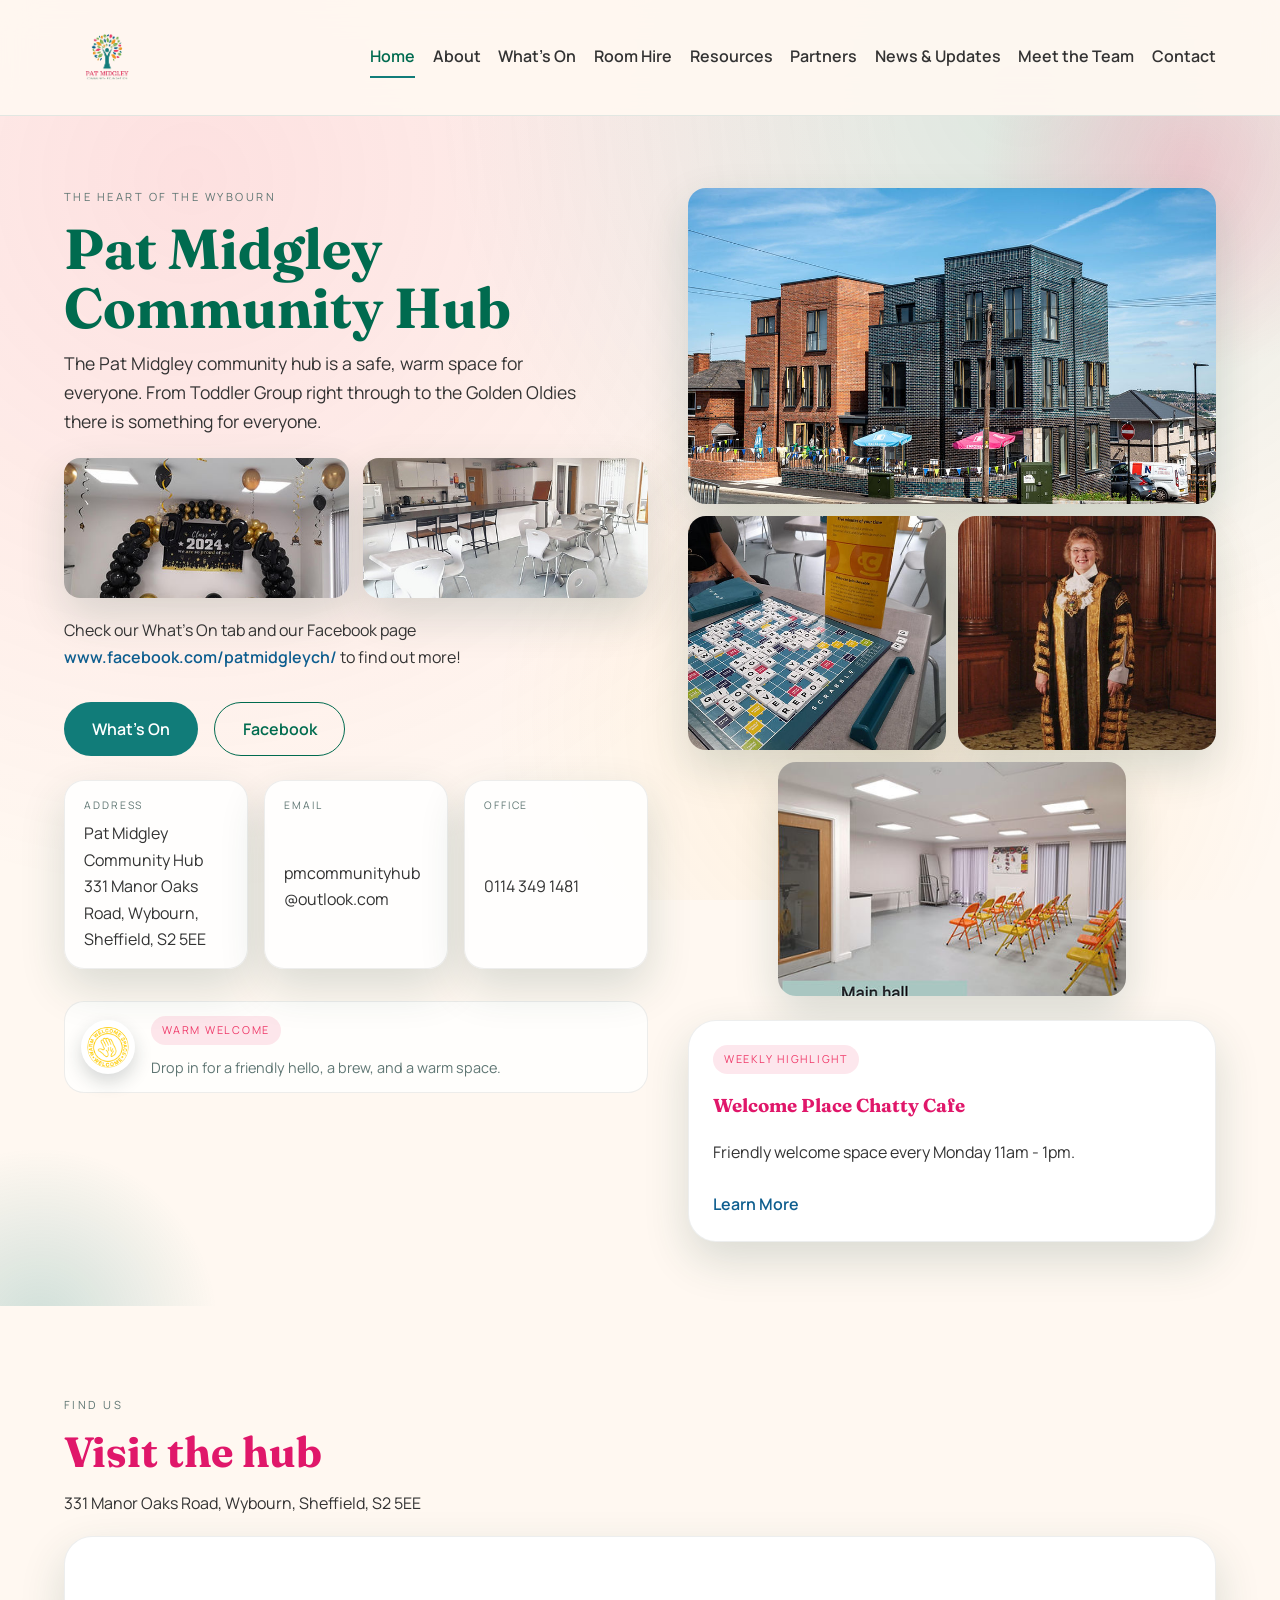
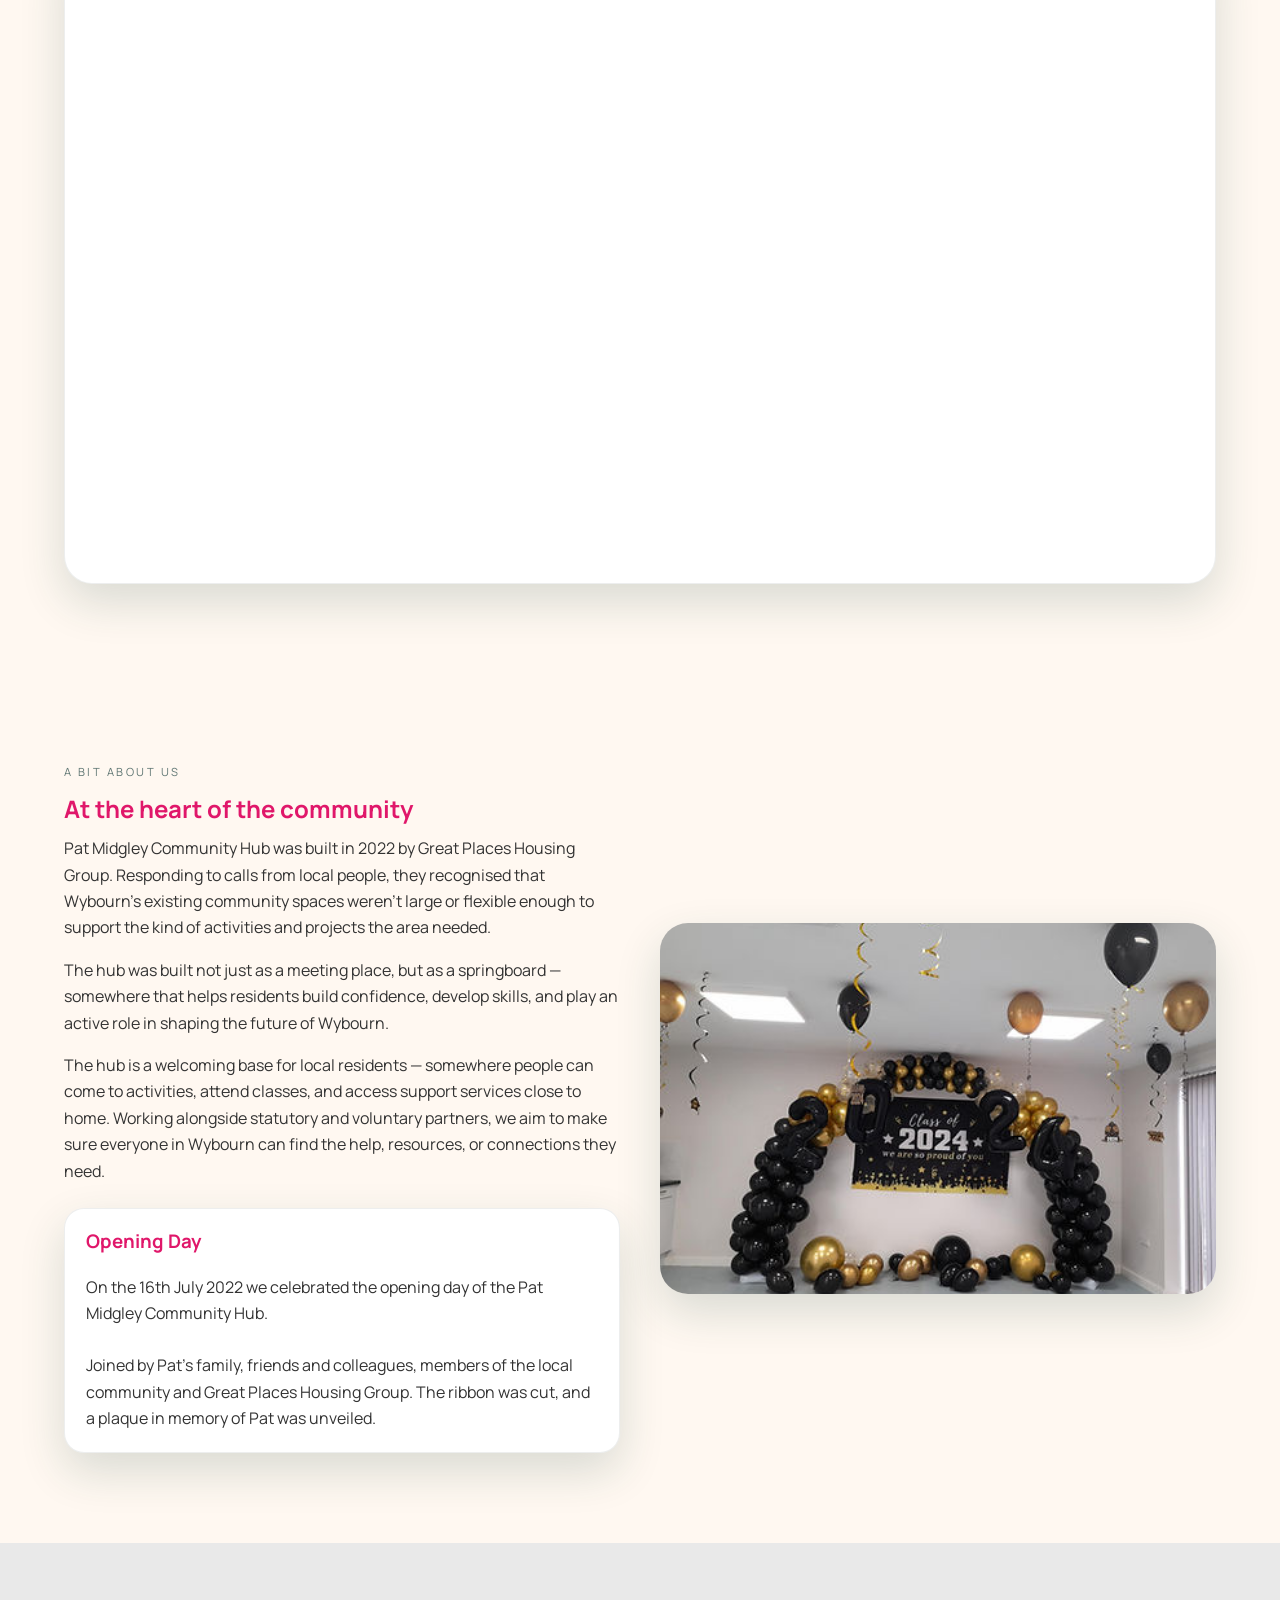
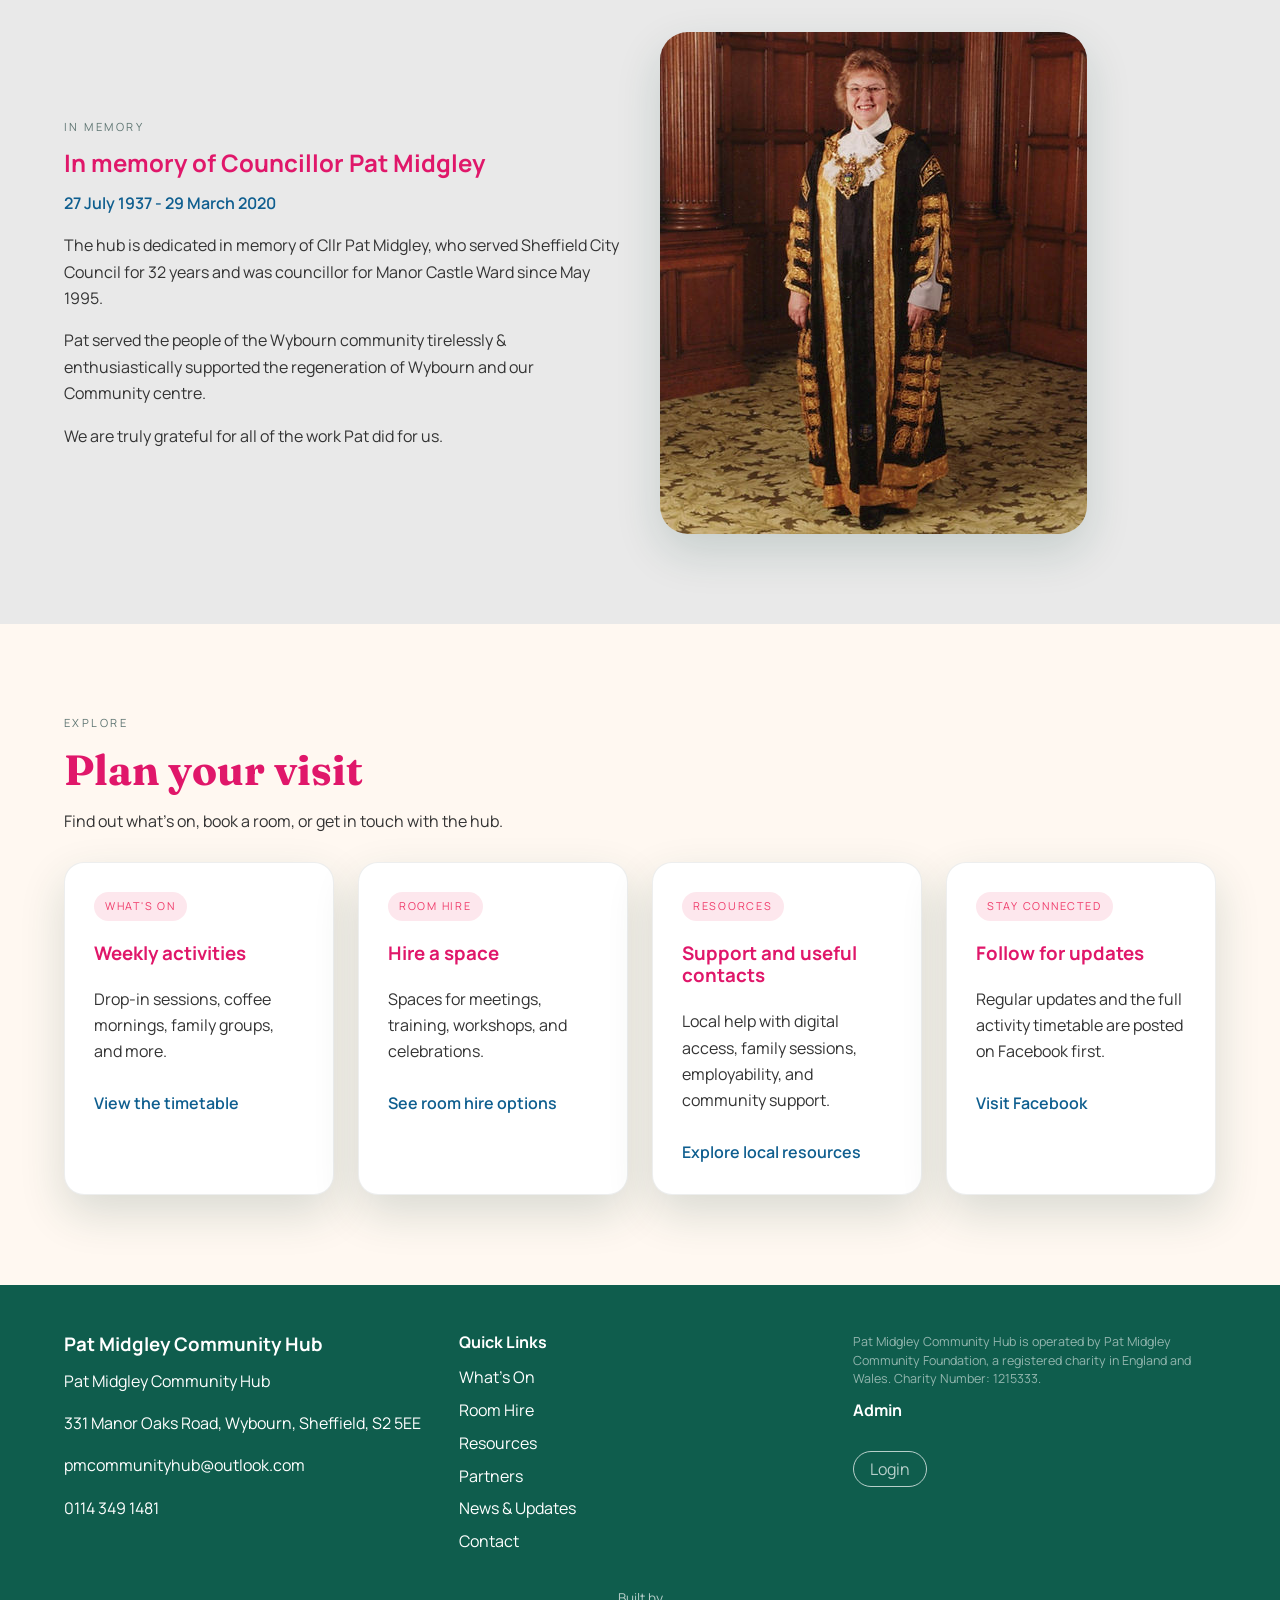
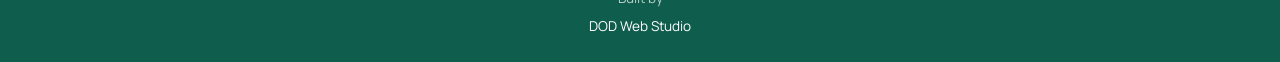
<file: index.html>
<!doctype html>
<html lang="en">
<head>
  <meta charset="utf-8">
  <meta name="viewport" content="width=device-width, initial-scale=1">
  <title>Pat Midgley Community Hub | Wybourn, Sheffield</title>
  <link rel="icon" href="images/patmidgley-logo-transparent.png">
  <link rel="apple-touch-icon" href="images/patmidgley-logo-transparent.png">
  <meta name="description" content="Pat Midgley Community Hub is a safe, warm space for the Wybourn community in Sheffield. Activities, room hire, training, and support for all ages.">
  <link rel="preconnect" href="https://fonts.googleapis.com">
  <link rel="preconnect" href="https://fonts.gstatic.com" crossorigin>
  <link href="https://fonts.googleapis.com/css2?family=Fraunces:opsz,wght@9..144,600;9..144,700&family=Manrope:wght@400;500;600;700&display=swap" rel="stylesheet">
  <link rel="stylesheet" href="styles.css?v=20260703">
  <script defer src="script.js?v=20260703"></script>
</head>
<body>
  <a class="skip-link" href="#main">Skip to content</a>
  <header class="site-header">
    <div class="nav-shell">
      <a class="brand" href="index.html">
        <img src="images/patmidgley-logo-transparent.png" alt="Pat Midgley Community Foundation logo">
        <span class="brand-text">
          <span class="brand-title">Pat Midgley Community Hub</span>
          <span class="brand-tag">Wybourn, Sheffield</span>
        </span>
      </a>
      <button class="nav-toggle" type="button" aria-expanded="false" aria-controls="site-nav">Menu</button>
            <nav class="site-nav" id="site-nav" aria-label="Primary">
        <a class="is-active" href="index.html">Home</a>
        <a href="about.html">About</a>
        <a href="whats-on.html">What's On</a>
        <a href="room-hire.html">Room Hire</a>
        <a href="wybourn-works.html">Resources</a>
        <a href="book-online.html">Partners</a>
        <a href="news.html">News &amp; Updates</a>
        <a href="team.html">Meet the Team</a>
        <a href="contact.html">Contact</a>
      </nav>
    </div>
  </header>

  <main id="main" data-page-json="data/home.json">
    <section id="home" class="hero">
      <div class="hero-inner">
        <div class="hero-content reveal">
          <p class="eyebrow" data-field="hero.eyebrow">The heart of the Wybourn</p>
          <h1 data-field="hero.title">Pat Midgley Community Hub</h1>
          <p class="lead" data-field="hero.lead">The Pat Midgley community hub is a safe, warm space for everyone. From Toddler Group right through to the Golden Oldies there is something for everyone.</p>
          <div class="hero-inline-media">
            <img data-field="hero.image_1" data-field-attr="src" src="images/community-events.jpg" alt="Community events at the hub">
            <img data-field="hero.image_2" data-field-attr="src" src="images/cafe-area.jpg" alt="Cafe space at the hub">
          </div>
          <p>Check our What's On tab and our Facebook page <a class="text-link" href="https://www.facebook.com/patmidgleych/" target="_blank" rel="noopener">www.facebook.com/patmidgleych/</a> to find out more!</p>
          <div class="hero-actions">
            <a class="btn btn-primary" href="whats-on.html">What's On</a>
            <a class="btn btn-ghost" href="https://www.facebook.com/patmidgleych/" target="_blank" rel="noopener">Facebook</a>
          </div>
          <div class="hero-info">
            <div class="info-card">
              <span class="info-label">Address</span>
              <span>Pat Midgley Community Hub<br>331 Manor Oaks Road, Wybourn, Sheffield, S2 5EE</span>
            </div>
            <div class="info-card">
              <span class="info-label">Email</span>
              <span>pmcommunityhub@outlook.com</span>
            </div>
            <div class="info-card">
              <span class="info-label">Office</span>
              <span>0114 349 1481</span>
            </div>
          </div>
          <div class="hero-badges">
            <img src="images/warm-welcome.png" alt="Warm Welcome partner badge">
            <div>
              <p class="tag">Warm Welcome</p>
              <p class="mini">Drop in for a friendly hello, a brew, and a warm space.</p>
            </div>
          </div>
        </div>
        <div class="hero-media reveal">
          <div class="hero-collage">
            <img class="hero-img hero-img--main" src="images/hub-building.jpg" alt="Pat Midgley Community Hub building">
            <img class="hero-img hero-img--side" src="images/chatty-cafe.jpg" alt="Chatty cafe at the hub">
            <img class="hero-img hero-img--portrait img-top" src="images/pat-midgley-portrait.jpg" alt="Councillor Pat Midgley">
            <img class="hero-img hero-img--activity" src="images/activity-space.jpg" alt="Activity space at the hub">
          </div>
          <div class="hero-note">
            <span class="tag">Weekly Highlight</span>
            <h3 data-field="hero.note_title">Welcome Place Chatty Cafe</h3>
            <p data-field="hero.note_text">Friendly welcome space every Monday 11am - 1pm.</p>
            <a class="text-link" href="whats-on.html">Learn More</a>
          </div>
        </div>
      </div>
    </section>

    <section class="section map-section">
      <div class="section-inner">
        <div class="section-header reveal">
          <p class="eyebrow">Find Us</p>
          <h2>Visit the hub</h2>
          <p>331 Manor Oaks Road, Wybourn, Sheffield, S2 5EE</p>
        </div>
        <div class="map-embed reveal">
          <iframe
            class="map-frame"
            title="Pat Midgley Community Hub location"
            src="https://www.google.com/maps?q=Pat%20Midgley%20Community%20Centre%2C%20331%20Manor%20Oaks%20Rd%2C%20Sheffield%20S2%205EE&output=embed"
            loading="lazy"
            referrerpolicy="no-referrer-when-downgrade"
          ></iframe>
        </div>
      </div>
    </section>

    <section id="about" class="section">
      <div class="section-inner split">
        <div class="split-text reveal">
          <p class="eyebrow" data-field="about.eyebrow">A bit about us</p>
          <h2 data-field="about.title">At the heart of the community</h2>
          <p data-field="about.paragraph_1">Pat Midgley Community Hub was built in 2022 by Great Places Housing Group. Responding to calls from local people, they recognised that Wybourn's existing community spaces weren't large or flexible enough to support the kind of activities and projects the area needed.</p>
          <p data-field="about.paragraph_2">The hub was built not just as a meeting place, but as a springboard — somewhere that helps residents build confidence, develop skills, and play an active role in shaping the future of Wybourn.</p>
          <p data-field="about.paragraph_3">The hub is a welcoming base for local residents — somewhere people can come to activities, attend classes, and access support services close to home. Working alongside statutory and voluntary partners, we aim to make sure everyone in Wybourn can find the help, resources, or connections they need.</p>
          <div class="media-card">
            <h3 data-field="about.opening_day_title">Opening Day</h3>
            <p data-field="about.opening_day_text_1">On the 16th July 2022 we celebrated the opening day of the Pat Midgley Community Hub.</p>
            <p data-field="about.opening_day_text_2">Joined by Pat's family, friends and colleagues, members of the local community and Great Places Housing Group. The ribbon was cut, and a plaque in memory of Pat was unveiled.</p>
          </div>
        </div>
        <div class="split-media split-media--about reveal">
          <img data-field="about.image" data-field-attr="src" src="images/community-events.jpg" alt="Community events at the hub">
        </div>
      </div>
    </section>

    <section class="section memorial">
      <div class="section-inner split">
        <div class="split-text reveal">
          <p class="eyebrow" data-field="memorial.eyebrow">In memory</p>
          <h2 data-field="memorial.title">In memory of Councillor Pat Midgley</h2>
          <p class="dates" data-field="memorial.dates">27 July 1937 - 29 March 2020</p>
          <p data-field="memorial.paragraph_1">The hub is dedicated in memory of Cllr Pat Midgley, who served Sheffield City Council for 32 years and was councillor for Manor Castle Ward since May 1995.</p>
          <p data-field="memorial.paragraph_2">Pat served the people of the Wybourn community tirelessly &amp; enthusiastically supported the regeneration of Wybourn and our Community centre.</p>
          <p data-field="memorial.paragraph_3">We are truly grateful for all of the work Pat did for us.</p>
        </div>
        <div class="split-media reveal">
          <img class="img-top" data-field="memorial.image" data-field-attr="src" src="images/pat-midgley-portrait.jpg" alt="Councillor Pat Midgley portrait">
        </div>
      </div>
    </section>

    <section class="section section-cream">
      <div class="section-inner">
        <div class="section-header reveal">
          <p class="eyebrow">Explore</p>
          <h2>Plan your visit</h2>
          <p>Find out what's on, book a room, or get in touch with the hub.</p>
        </div>
        <div class="card-grid">
          <article class="card reveal">
            <span class="tag">What's On</span>
            <h3>Weekly activities</h3>
            <p>Drop-in sessions, coffee mornings, family groups, and more.</p>
            <a class="text-link" href="whats-on.html">View the timetable</a>
          </article>
          <article class="card reveal" style="--delay: 0.05s;">
            <span class="tag">Room Hire</span>
            <h3>Hire a space</h3>
            <p>Spaces for meetings, training, workshops, and celebrations.</p>
            <a class="text-link" href="room-hire.html">See room hire options</a>
          </article>
          <article class="card reveal" style="--delay: 0.1s;">
            <span class="tag">Resources</span>
            <h3>Support and useful contacts</h3>
            <p>Local help with digital access, family sessions, employability, and community support.</p>
            <a class="text-link" href="wybourn-works.html">Explore local resources</a>
          </article>
          <article class="card reveal" style="--delay: 0.15s;">
            <span class="tag">Stay Connected</span>
            <h3>Follow for updates</h3>
            <p>Regular updates and the full activity timetable are posted on Facebook first.</p>
            <a class="text-link" href="https://www.facebook.com/patmidgleych/" target="_blank" rel="noopener">Visit Facebook</a>
          </article>
        </div>
      </div>
    </section>
  </main>

  <footer class="site-footer">
    <div class="section-inner footer-grid">
      <div>
        <h3>Pat Midgley Community Hub</h3>
        <p>Pat Midgley Community Hub</p>
        <p>331 Manor Oaks Road, Wybourn, Sheffield, S2 5EE</p>
        <p>pmcommunityhub@outlook.com</p>
        <p>0114 349 1481</p>
      </div>
      <div>
        <h4>Quick Links</h4>
        <a href="whats-on.html">What's On</a>
        <a href="room-hire.html">Room Hire</a>
        <a href="wybourn-works.html">Resources</a>
        <a href="book-online.html">Partners</a>
        <a href="news.html">News &amp; Updates</a>
        <a href="contact.html">Contact</a>
      </div>
      <div class="footer-admin">
        <p class="footer-charity">Pat Midgley Community Hub is operated by Pat Midgley Community Foundation, a registered charity in England and Wales. Charity Number: 1215333.</p>
        <h4>Admin</h4>
        <div class="admin-login"><a class="admin-pill" href="/admin/">Login</a></div>
      </div>
    </div>
    <div class="footer-legal">
      <p>Built by <a href="https://dodwebstudio.com" target="_blank" rel="noopener">DOD Web Studio</a></p>
    </div>
  </footer>
</body>
</html>
</file>
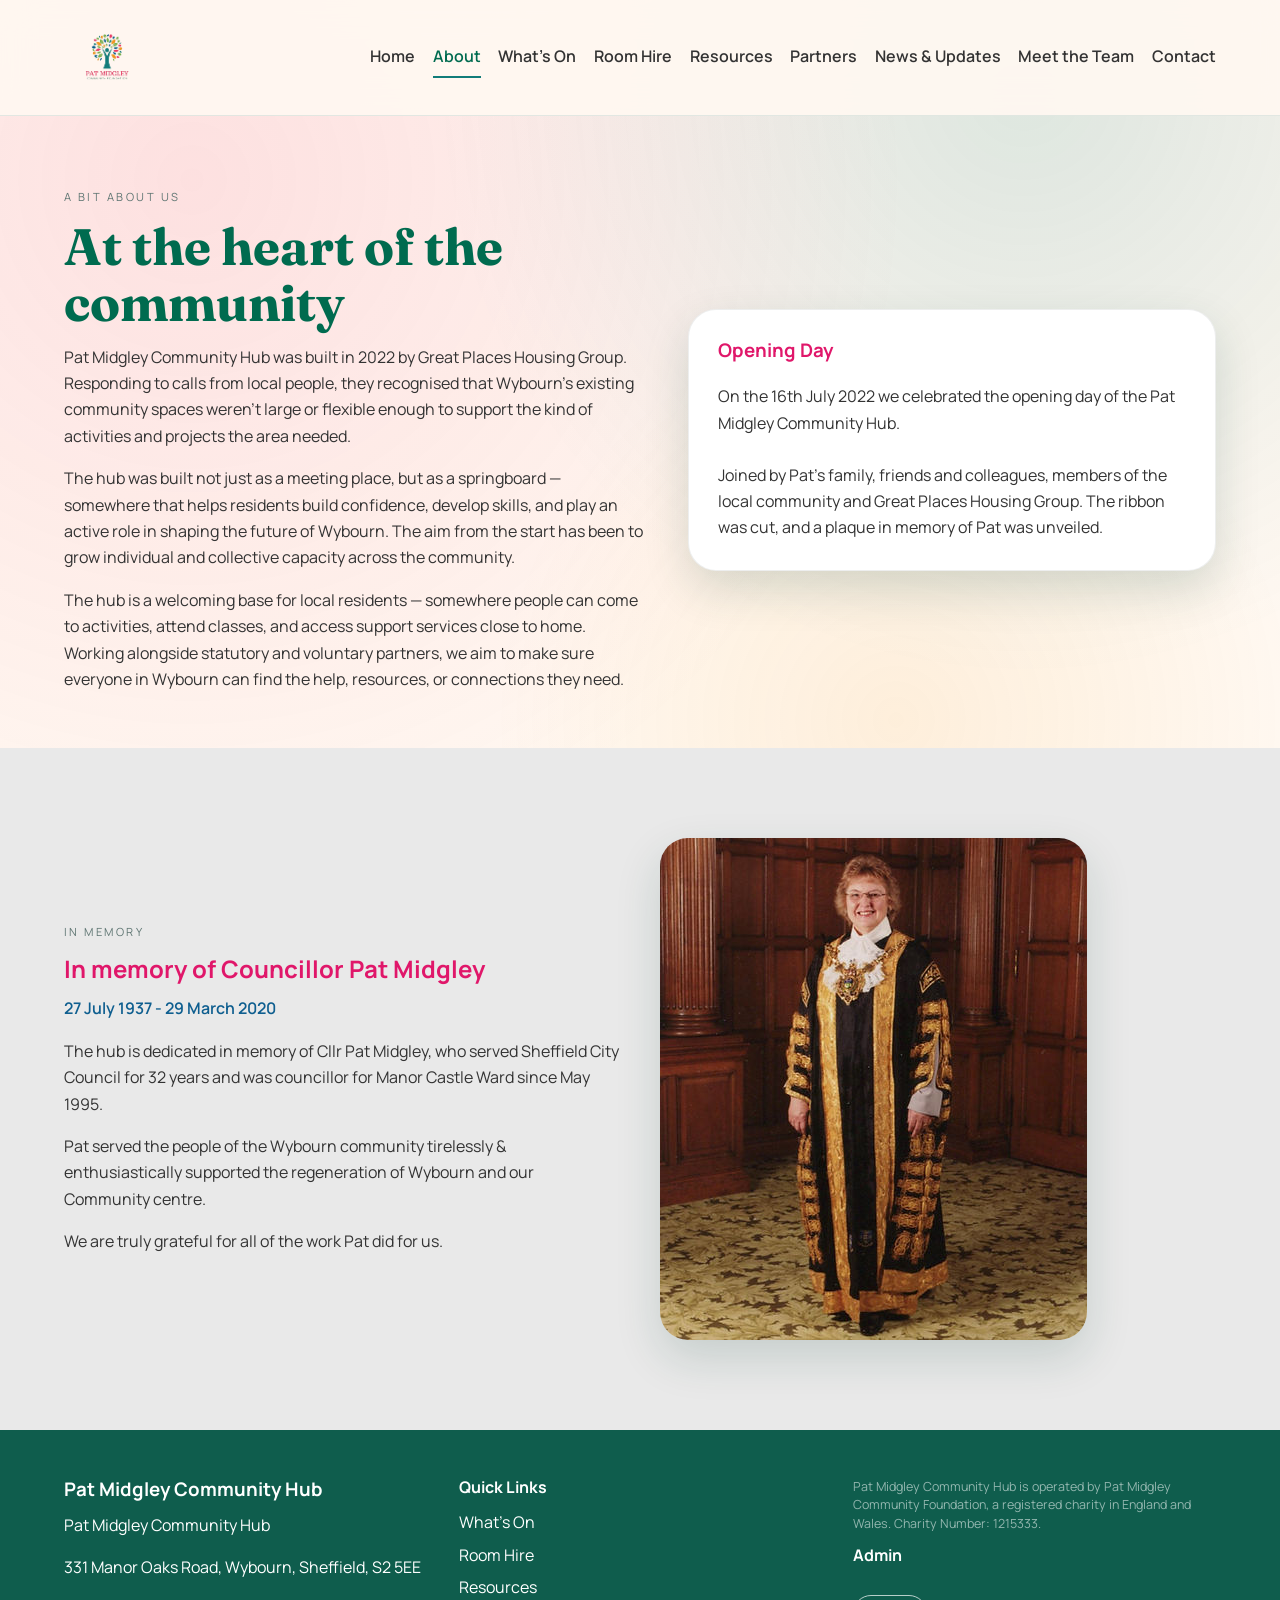
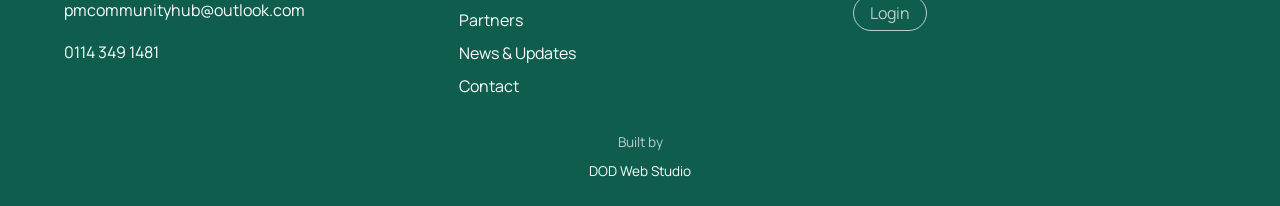
<file: about.html>
<!doctype html>
<html lang="en">
<head>
  <meta charset="utf-8">
  <meta name="viewport" content="width=device-width, initial-scale=1">
  <title>About | Pat Midgley Community Hub</title>
  <link rel="icon" href="images/patmidgley-logo-transparent.png">
  <link rel="apple-touch-icon" href="images/patmidgley-logo-transparent.png">
  <meta name="description" content="Learn about the Pat Midgley Community Hub in Wybourn, Sheffield.">
  <link rel="preconnect" href="https://fonts.googleapis.com">
  <link rel="preconnect" href="https://fonts.gstatic.com" crossorigin>
  <link href="https://fonts.googleapis.com/css2?family=Fraunces:opsz,wght@9..144,600;9..144,700&family=Manrope:wght@400;500;600;700&display=swap" rel="stylesheet">
  <link rel="stylesheet" href="styles.css?v=20260703">
  <script defer src="script.js?v=20260703"></script>
</head>
<body>
  <a class="skip-link" href="#main">Skip to content</a>
  <header class="site-header">
    <div class="nav-shell">
      <a class="brand" href="index.html">
        <img src="images/patmidgley-logo-transparent.png" alt="Pat Midgley Community Foundation logo">
        <span class="brand-text">
          <span class="brand-title">Pat Midgley Community Hub</span>
          <span class="brand-tag">Wybourn, Sheffield</span>
        </span>
      </a>
      <button class="nav-toggle" type="button" aria-expanded="false" aria-controls="site-nav">Menu</button>
            <nav class="site-nav" id="site-nav" aria-label="Primary">
        <a href="index.html">Home</a>
        <a class="is-active" href="about.html">About</a>
        <a href="whats-on.html">What's On</a>
        <a href="room-hire.html">Room Hire</a>
        <a href="wybourn-works.html">Resources</a>
        <a href="book-online.html">Partners</a>
        <a href="news.html">News &amp; Updates</a>
        <a href="team.html">Meet the Team</a>
        <a href="contact.html">Contact</a>
      </nav>
    </div>
  </header>

  <main id="main" data-page-json="data/about.json">
    <section class="page-hero">
      <div class="page-hero-inner">
        <div class="reveal">
          <p class="eyebrow" data-field="hero.eyebrow">A bit about us</p>
          <h1 data-field="hero.title">At the heart of the community</h1>
          <p data-field="hero.paragraph_1">Pat Midgley Community Hub was built in 2022 by Great Places Housing Group. Responding to calls from local people, they recognised that Wybourn's existing community spaces weren't large or flexible enough to support the kind of activities and projects the area needed.</p>
          <p data-field="hero.paragraph_2">The hub was built not just as a meeting place, but as a springboard — somewhere that helps residents build confidence, develop skills, and play an active role in shaping the future of Wybourn. The aim from the start has been to grow individual and collective capacity across the community.</p>
          <p data-field="hero.paragraph_3">The hub is a welcoming base for local residents — somewhere people can come to activities, attend classes, and access support services close to home. Working alongside statutory and voluntary partners, we aim to make sure everyone in Wybourn can find the help, resources, or connections they need.</p>
        </div>
        <div class="page-hero-media reveal">
          <!-- Opening day photo (July 2022) to be added here -->
          <div class="page-hero-card">
            <h3 data-field="hero.opening_day_title">Opening Day</h3>
            <p data-field="hero.opening_day_text_1">On the 16th July 2022 we celebrated the opening day of the Pat Midgley Community Hub.</p>
            <p data-field="hero.opening_day_text_2">Joined by Pat's family, friends and colleagues, members of the local community and Great Places Housing Group. The ribbon was cut, and a plaque in memory of Pat was unveiled.</p>
          </div>
        </div>
      </div>
    </section>

    <section class="section memorial">
      <div class="section-inner split">
        <div class="split-text reveal">
          <p class="eyebrow" data-field="memorial.eyebrow">In memory</p>
          <h2 data-field="memorial.title">In memory of Councillor Pat Midgley</h2>
          <p class="dates" data-field="memorial.dates">27 July 1937 - 29 March 2020</p>
          <p data-field="memorial.paragraph_1">The hub is dedicated in memory of Cllr Pat Midgley, who served Sheffield City Council for 32 years and was councillor for Manor Castle Ward since May 1995.</p>
          <p data-field="memorial.paragraph_2">Pat served the people of the Wybourn community tirelessly &amp; enthusiastically supported the regeneration of Wybourn and our Community centre.</p>
          <p data-field="memorial.paragraph_3">We are truly grateful for all of the work Pat did for us.</p>
        </div>
        <div class="split-media reveal">
          <img class="img-top" data-field="memorial.image" data-field-attr="src" src="images/pat-midgley-portrait.jpg" alt="Councillor Pat Midgley portrait">
        </div>
      </div>
    </section>
  </main>

          <footer class="site-footer">
    <div class="section-inner footer-grid">
      <div>
        <h3>Pat Midgley Community Hub</h3>
        <p>Pat Midgley Community Hub</p>
        <p>331 Manor Oaks Road, Wybourn, Sheffield, S2 5EE</p>
        <p>pmcommunityhub@outlook.com</p>
        <p>0114 349 1481</p>
      </div>
      <div>
        <h4>Quick Links</h4>
        <a href="whats-on.html">What's On</a>
        <a href="room-hire.html">Room Hire</a>
        <a href="wybourn-works.html">Resources</a>
        <a href="book-online.html">Partners</a>
        <a href="news.html">News &amp; Updates</a>
        <a href="contact.html">Contact</a>
      </div>
      <div class="footer-admin">
        <p class="footer-charity">Pat Midgley Community Hub is operated by Pat Midgley Community Foundation, a registered charity in England and Wales. Charity Number: 1215333.</p>
        <h4>Admin</h4>
        <div class="admin-login"><a class="admin-pill" href="/admin/">Login</a></div>
      </div>
    </div>
    <div class="footer-legal">
      <p>Built by <a href="https://dodwebstudio.com" target="_blank" rel="noopener">DOD Web Studio</a></p>
    </div>
  </footer>
</body>
</html>
</file>
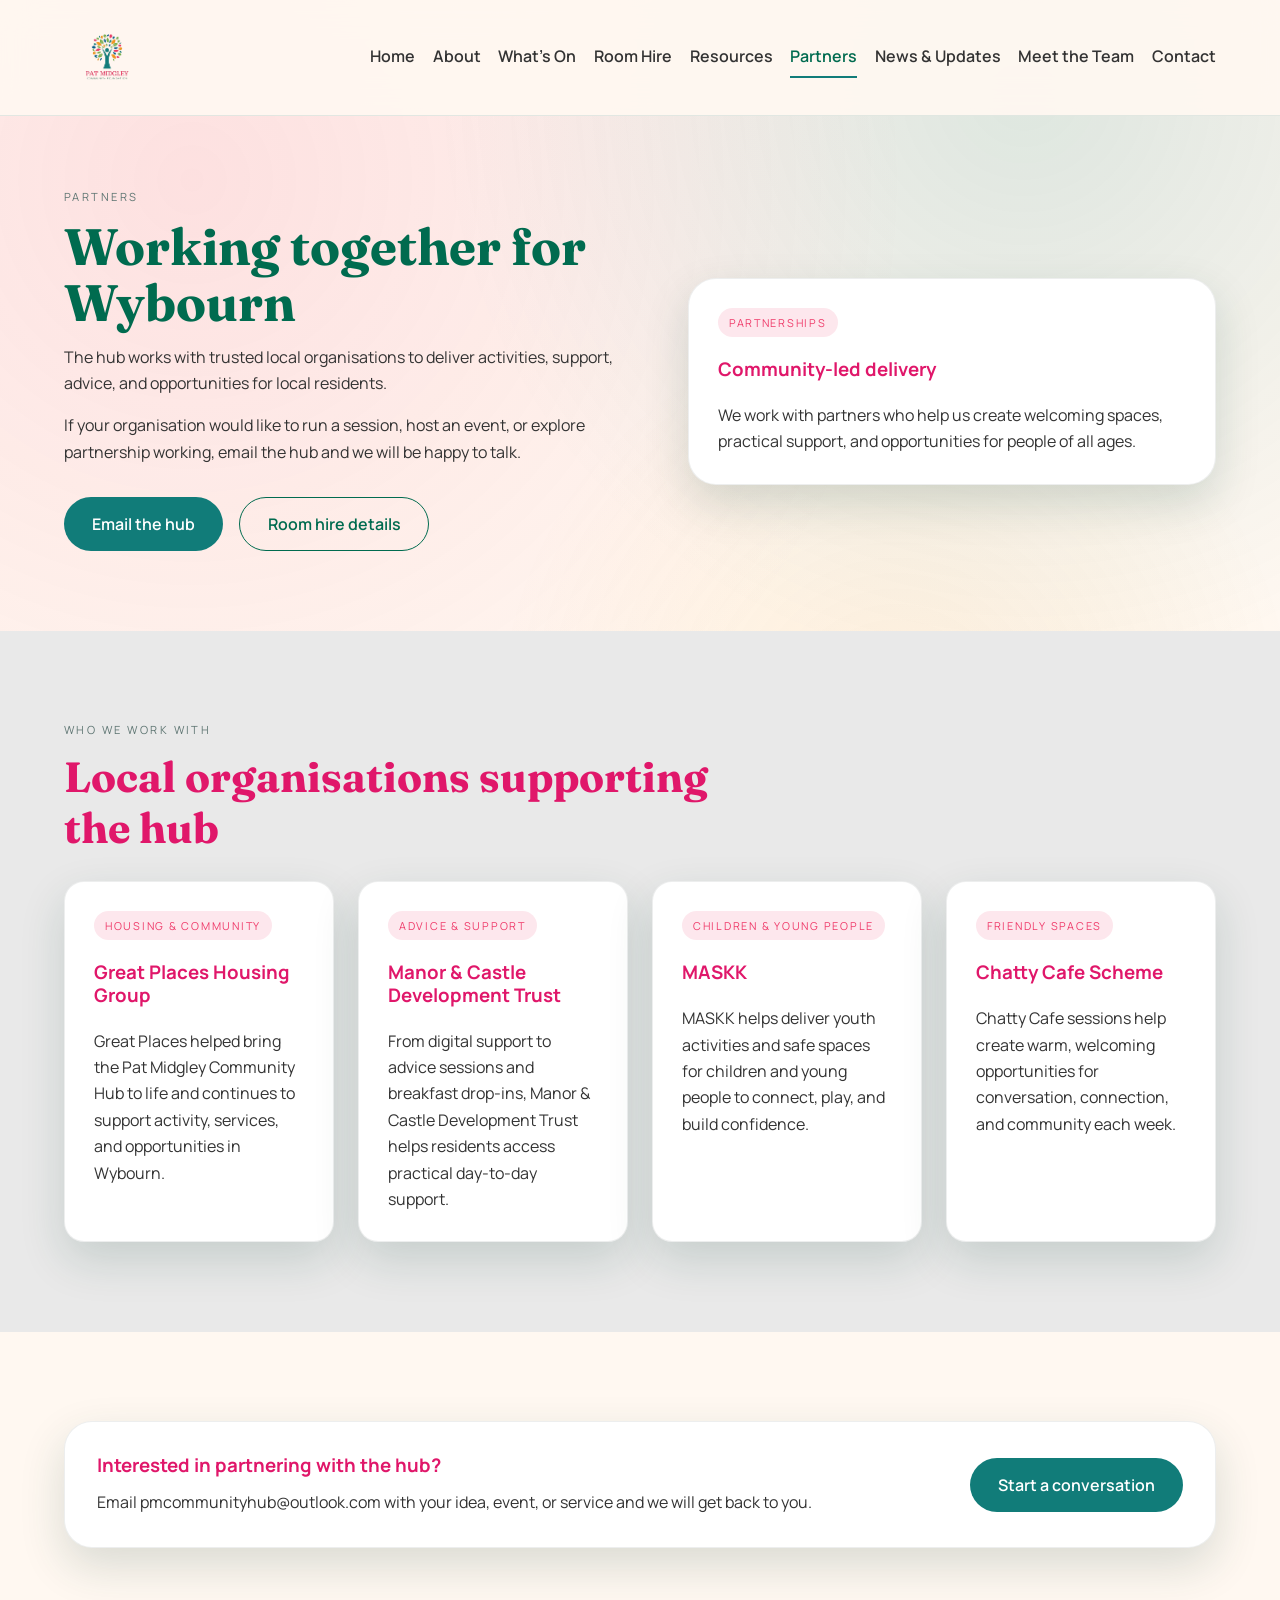
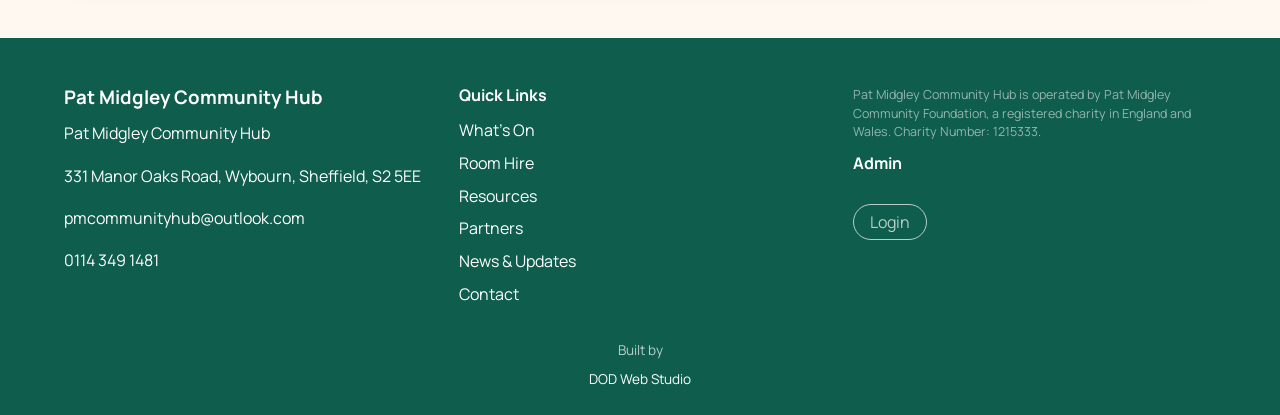
<file: book-online.html>
<!doctype html>
<html lang="en">
<head>
  <meta charset="utf-8">
  <meta name="viewport" content="width=device-width, initial-scale=1">
  <title>Partners | Pat Midgley Community Hub</title>
  <link rel="icon" href="images/patmidgley-logo-transparent.png">
  <link rel="apple-touch-icon" href="images/patmidgley-logo-transparent.png">
  <meta name="description" content="Meet the organisations and community partners working alongside Pat Midgley Community Hub in Wybourn, Sheffield.">
  <link rel="preconnect" href="https://fonts.googleapis.com">
  <link rel="preconnect" href="https://fonts.gstatic.com" crossorigin>
  <link href="https://fonts.googleapis.com/css2?family=Fraunces:opsz,wght@9..144,600;9..144,700&family=Manrope:wght@400;500;600;700&display=swap" rel="stylesheet">
  <link rel="stylesheet" href="styles.css?v=20260703">
  <script defer src="script.js?v=20260703"></script>
</head>
<body>
  <a class="skip-link" href="#main">Skip to content</a>
  <header class="site-header">
    <div class="nav-shell">
      <a class="brand" href="index.html">
        <img src="images/patmidgley-logo-transparent.png" alt="Pat Midgley Community Foundation logo">
        <span class="brand-text">
          <span class="brand-title">Pat Midgley Community Hub</span>
          <span class="brand-tag">Wybourn, Sheffield</span>
        </span>
      </a>
      <button class="nav-toggle" type="button" aria-expanded="false" aria-controls="site-nav">Menu</button>
      <nav class="site-nav" id="site-nav" aria-label="Primary">
        <a href="index.html">Home</a>
        <a href="about.html">About</a>
        <a href="whats-on.html">What's On</a>
        <a href="room-hire.html">Room Hire</a>
        <a href="wybourn-works.html">Resources</a>
        <a class="is-active" href="book-online.html">Partners</a>
        <a href="news.html">News &amp; Updates</a>
        <a href="team.html">Meet the Team</a>
        <a href="contact.html">Contact</a>
      </nav>
    </div>
  </header>

  <main id="main" data-page-json="data/partners.json">
    <section class="page-hero">
      <div class="page-hero-inner">
        <div class="reveal">
          <p class="eyebrow" data-field="hero.eyebrow">Partners</p>
          <h1 data-field="hero.title">Working together for Wybourn</h1>
          <p data-field="hero.paragraph_1">The hub works with trusted local organisations to deliver activities, support, advice, and opportunities for local residents.</p>
          <p data-field="hero.paragraph_2">If your organisation would like to run a session, host an event, or explore partnership working, email the hub and we will be happy to talk.</p>
          <div class="page-hero-actions">
            <a class="btn btn-primary" href="mailto:pmcommunityhub@outlook.com">Email the hub</a>
            <a class="btn btn-ghost" href="room-hire.html">Room hire details</a>
          </div>
        </div>
        <div class="page-hero-card reveal">
          <span class="tag" data-field="hero.card_tag">Partnerships</span>
          <h3 data-field="hero.card_title">Community-led delivery</h3>
          <p data-field="hero.card_text">We work with partners who help us create welcoming spaces, practical support, and opportunities for people of all ages.</p>
        </div>
      </div>
    </section>

    <section class="section section-sand">
      <div class="section-inner">
        <div class="section-header reveal">
          <p class="eyebrow">Who We Work With</p>
          <h2>Local organisations supporting the hub</h2>
        </div>
        <div class="card-grid" data-partner-cards>
          <article class="card reveal">
            <span class="tag">Housing &amp; Community</span>
            <h3>Great Places Housing Group</h3>
            <p>Great Places helped bring the Pat Midgley Community Hub to life and continues to support activity, services, and opportunities in Wybourn.</p>
          </article>
          <article class="card reveal" style="--delay: 0.05s;">
            <span class="tag">Advice &amp; Support</span>
            <h3>Manor &amp; Castle Development Trust</h3>
            <p>From digital support to advice sessions and breakfast drop-ins, Manor &amp; Castle Development Trust helps residents access practical day-to-day support.</p>
          </article>
          <article class="card reveal" style="--delay: 0.1s;">
            <span class="tag">Children &amp; Young People</span>
            <h3>MASKK</h3>
            <p>MASKK helps deliver youth activities and safe spaces for children and young people to connect, play, and build confidence.</p>
          </article>
          <article class="card reveal" style="--delay: 0.15s;">
            <span class="tag">Friendly Spaces</span>
            <h3>Chatty Cafe Scheme</h3>
            <p>Chatty Cafe sessions help create warm, welcoming opportunities for conversation, connection, and community each week.</p>
          </article>
        </div>
      </div>
    </section>

    <section class="section">
      <div class="section-inner">
        <div class="callout reveal">
          <div>
            <h3 data-field="callout.title">Interested in partnering with the hub?</h3>
            <p data-field="callout.text">Email pmcommunityhub@outlook.com with your idea, event, or service and we will get back to you.</p>
          </div>
          <a class="btn btn-primary" href="mailto:pmcommunityhub@outlook.com">Start a conversation</a>
        </div>
      </div>
    </section>
  </main>

  <footer class="site-footer">
    <div class="section-inner footer-grid">
      <div>
        <h3>Pat Midgley Community Hub</h3>
        <p>Pat Midgley Community Hub</p>
        <p>331 Manor Oaks Road, Wybourn, Sheffield, S2 5EE</p>
        <p>pmcommunityhub@outlook.com</p>
        <p>0114 349 1481</p>
      </div>
      <div>
        <h4>Quick Links</h4>
        <a href="whats-on.html">What's On</a>
        <a href="room-hire.html">Room Hire</a>
        <a href="wybourn-works.html">Resources</a>
        <a href="book-online.html">Partners</a>
        <a href="news.html">News &amp; Updates</a>
        <a href="contact.html">Contact</a>
      </div>
      <div class="footer-admin">
        <p class="footer-charity">Pat Midgley Community Hub is operated by Pat Midgley Community Foundation, a registered charity in England and Wales. Charity Number: 1215333.</p>
        <h4>Admin</h4>
        <div class="admin-login"><a class="admin-pill" href="/admin/">Login</a></div>
      </div>
    </div>
    <div class="footer-legal">
      <p>Built by <a href="https://dodwebstudio.com" target="_blank" rel="noopener">DOD Web Studio</a></p>
    </div>
  </footer>
</body>
</html>
</file>
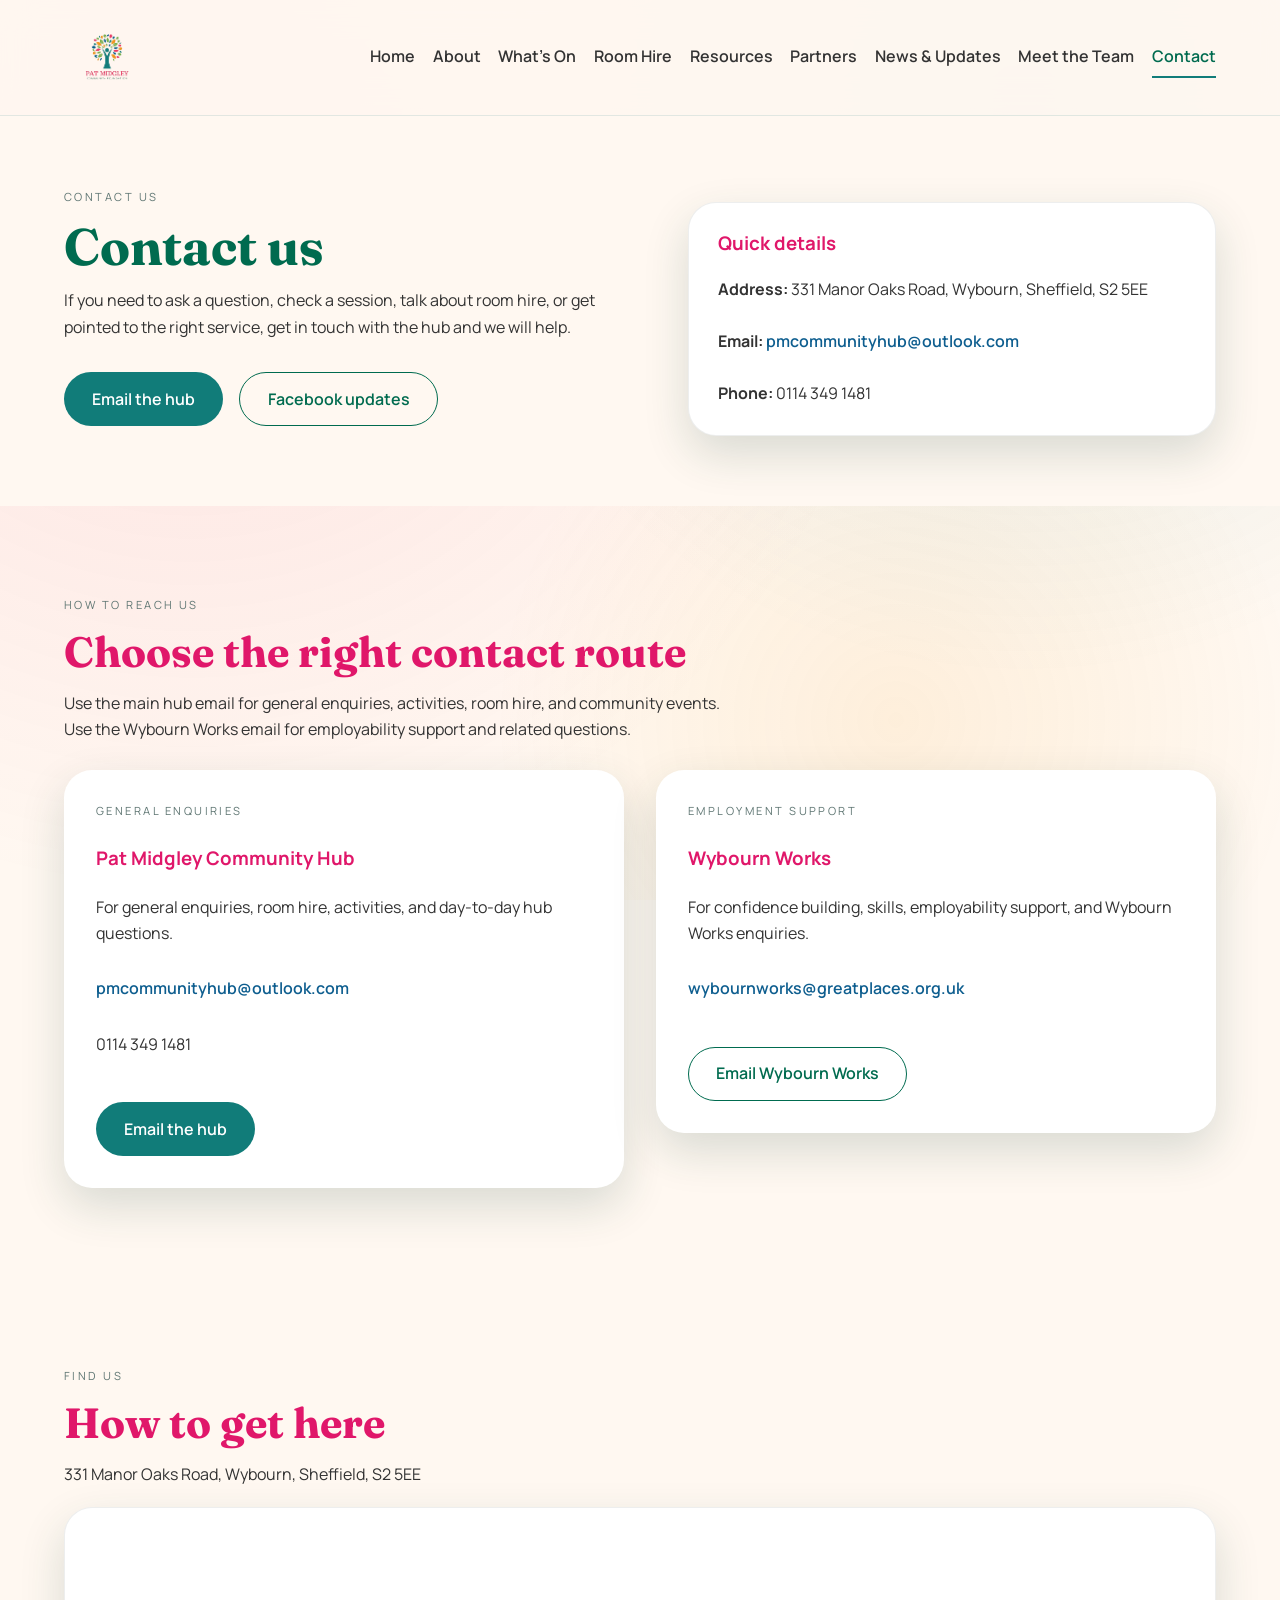
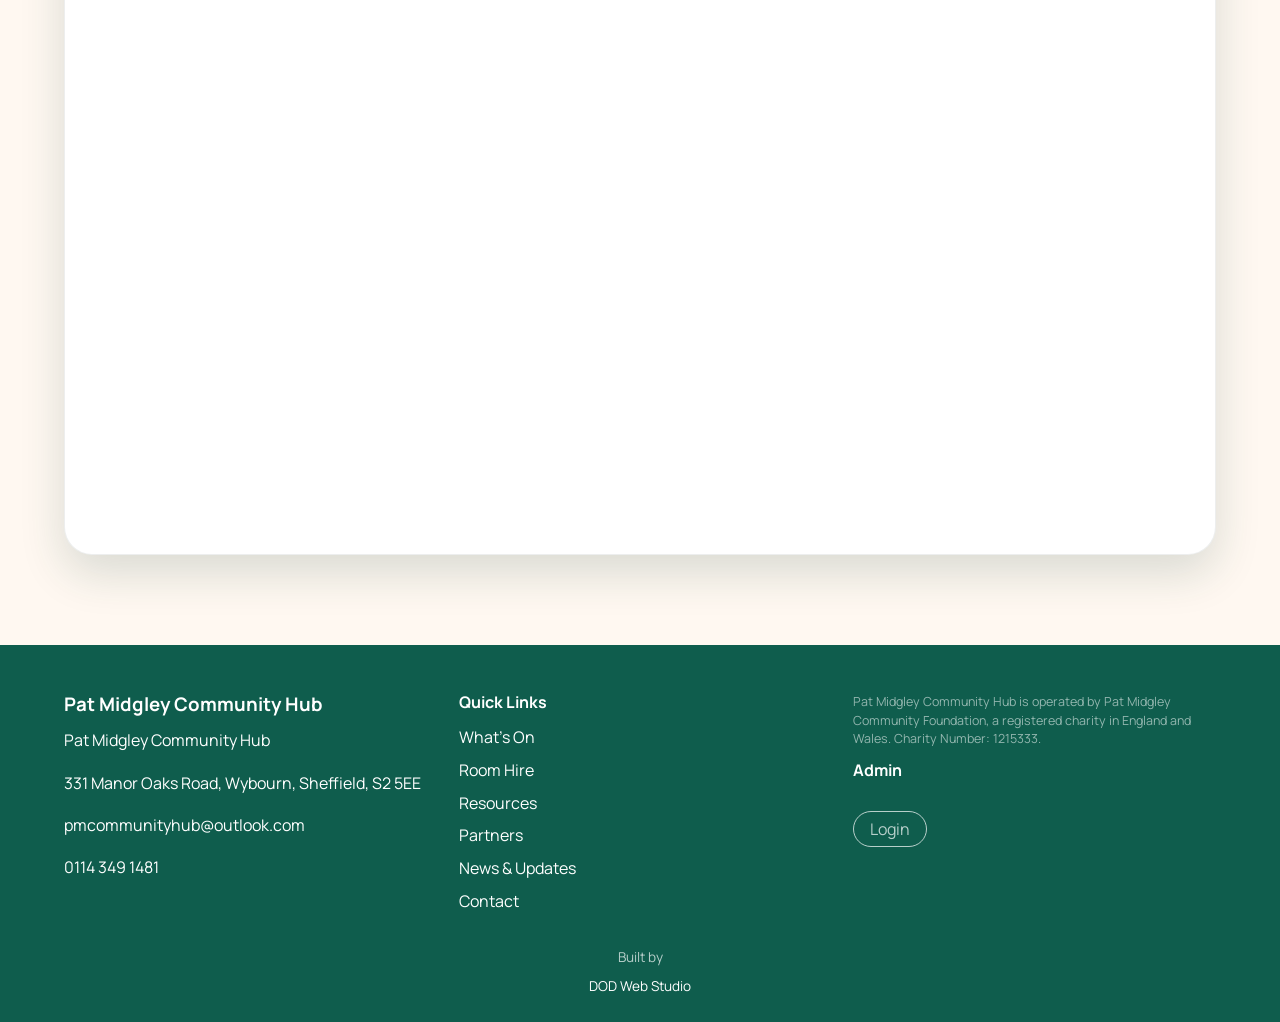
<file: contact.html>
<!doctype html>
<html lang="en">
<head>
  <meta charset="utf-8">
  <meta name="viewport" content="width=device-width, initial-scale=1">
  <title>Contact | Pat Midgley Community Hub</title>
  <link rel="icon" href="images/patmidgley-logo-transparent.png">
  <link rel="apple-touch-icon" href="images/patmidgley-logo-transparent.png">
  <meta name="description" content="Contact Pat Midgley Community Hub in Wybourn, Sheffield. Find contact details, email addresses, and location information.">
  <link rel="preconnect" href="https://fonts.googleapis.com">
  <link rel="preconnect" href="https://fonts.gstatic.com" crossorigin>
  <link href="https://fonts.googleapis.com/css2?family=Fraunces:opsz,wght@9..144,600;9..144,700&family=Manrope:wght@400;500;600;700&display=swap" rel="stylesheet">
  <link rel="stylesheet" href="styles.css?v=20260703">
  <script defer src="script.js?v=20260703"></script>
</head>
<body>
  <a class="skip-link" href="#main">Skip to content</a>
  <header class="site-header">
    <div class="nav-shell">
      <a class="brand" href="index.html">
        <img src="images/patmidgley-logo-transparent.png" alt="Pat Midgley Community Foundation logo">
        <span class="brand-text">
          <span class="brand-title">Pat Midgley Community Hub</span>
          <span class="brand-tag">Wybourn, Sheffield</span>
        </span>
      </a>
      <button class="nav-toggle" type="button" aria-expanded="false" aria-controls="site-nav">Menu</button>
            <nav class="site-nav" id="site-nav" aria-label="Primary">
        <a href="index.html">Home</a>
        <a href="about.html">About</a>
        <a href="whats-on.html">What's On</a>
        <a href="room-hire.html">Room Hire</a>
        <a href="wybourn-works.html">Resources</a>
        <a href="book-online.html">Partners</a>
        <a href="news.html">News &amp; Updates</a>
        <a href="team.html">Meet the Team</a>
        <a class="is-active" href="contact.html">Contact</a>
      </nav>
    </div>
  </header>

  <main id="main" data-page-json="data/contact.json">
    <section class="page-hero section-cream">
      <div class="page-hero-inner">
        <div class="reveal">
          <p class="eyebrow" data-field="hero.eyebrow">Contact Us</p>
          <h1 data-field="hero.title">Contact us</h1>
          <p data-field="hero.paragraph">If you need to ask a question, check a session, talk about room hire, or get pointed to the right service, get in touch with the hub and we will help.</p>
          <div class="page-hero-actions">
            <a class="btn btn-primary" href="mailto:pmcommunityhub@outlook.com">Email the hub</a>
            <a class="btn btn-ghost" href="https://www.facebook.com/patmidgleych/" target="_blank" rel="noopener">Facebook updates</a>
          </div>
        </div>
        <div class="page-hero-card reveal">
          <h3>Quick details</h3>
          <p><strong>Address:</strong> <span data-field="hero.address">331 Manor Oaks Road, Wybourn, Sheffield, S2 5EE</span></p>
          <p><strong>Email:</strong> <a class="text-link" href="mailto:pmcommunityhub@outlook.com">pmcommunityhub@outlook.com</a></p>
          <p><strong>Phone:</strong> <span data-field="hero.phone">0114 349 1481</span></p>
        </div>
      </div>
    </section>

    <section class="section">
      <div class="section-inner">
        <div class="section-header reveal">
          <p class="eyebrow" data-field="intro.eyebrow">How To Reach Us</p>
          <h2 data-field="intro.title">Choose the right contact route</h2>
          <p data-field="intro.text">Use the main hub email for general enquiries, activities, room hire, and community events. Use the Wybourn Works email for employability support and related questions.</p>
        </div>
        <div class="contact-grid" data-contact-routes>
          <div class="contact-info reveal">
            <p class="eyebrow">General Enquiries</p>
            <h3>Pat Midgley Community Hub</h3>
            <p>For general enquiries, room hire, activities, and day-to-day hub questions.</p>
            <p><a class="text-link" href="mailto:pmcommunityhub@outlook.com">pmcommunityhub@outlook.com</a></p>
            <p>0114 349 1481</p>
            <div class="contact-actions">
              <a class="btn btn-primary" href="mailto:pmcommunityhub@outlook.com">Email the hub</a>
            </div>
          </div>
          <div class="contact-info reveal" style="--delay: 0.05s;">
            <p class="eyebrow">Employment Support</p>
            <h3>Wybourn Works</h3>
            <p>For confidence building, skills, employability support, and Wybourn Works enquiries.</p>
            <p><a class="text-link" href="mailto:wybournworks@greatplaces.org.uk">wybournworks@greatplaces.org.uk</a></p>
            <div class="contact-actions">
              <a class="btn btn-ghost" href="mailto:wybournworks@greatplaces.org.uk">Email Wybourn Works</a>
            </div>
          </div>
        </div>
      </div>
    </section>

    <section class="section map-section">
      <div class="section-inner">
        <div class="section-header reveal">
          <p class="eyebrow">Find Us</p>
          <h2>How to get here</h2>
          <p>331 Manor Oaks Road, Wybourn, Sheffield, S2 5EE</p>
        </div>
        <div class="map-embed reveal">
          <iframe
            class="map-frame"
            title="Pat Midgley Community Hub location"
            src="https://www.google.com/maps?q=Pat%20Midgley%20Community%20Centre%2C%20331%20Manor%20Oaks%20Rd%2C%20Sheffield%20S2%205EE&output=embed"
            loading="lazy"
            referrerpolicy="no-referrer-when-downgrade"
          ></iframe>
        </div>
      </div>
    </section>


  </main>

          <footer class="site-footer">
    <div class="section-inner footer-grid">
      <div>
        <h3>Pat Midgley Community Hub</h3>
        <p>Pat Midgley Community Hub</p>
        <p>331 Manor Oaks Road, Wybourn, Sheffield, S2 5EE</p>
        <p>pmcommunityhub@outlook.com</p>
        <p>0114 349 1481</p>
      </div>
      <div>
        <h4>Quick Links</h4>
        <a href="whats-on.html">What's On</a>
        <a href="room-hire.html">Room Hire</a>
        <a href="wybourn-works.html">Resources</a>
        <a href="book-online.html">Partners</a>
        <a href="news.html">News &amp; Updates</a>
        <a href="contact.html">Contact</a>
      </div>
      <div class="footer-admin">
        <p class="footer-charity">Pat Midgley Community Hub is operated by Pat Midgley Community Foundation, a registered charity in England and Wales. Charity Number: 1215333.</p>
        <h4>Admin</h4>
        <div class="admin-login"><a class="admin-pill" href="/admin/">Login</a></div>
      </div>
    </div>
    <div class="footer-legal">
      <p>Built by <a href="https://dodwebstudio.com" target="_blank" rel="noopener">DOD Web Studio</a></p>
    </div>
  </footer>
</body>
</html>
</file>
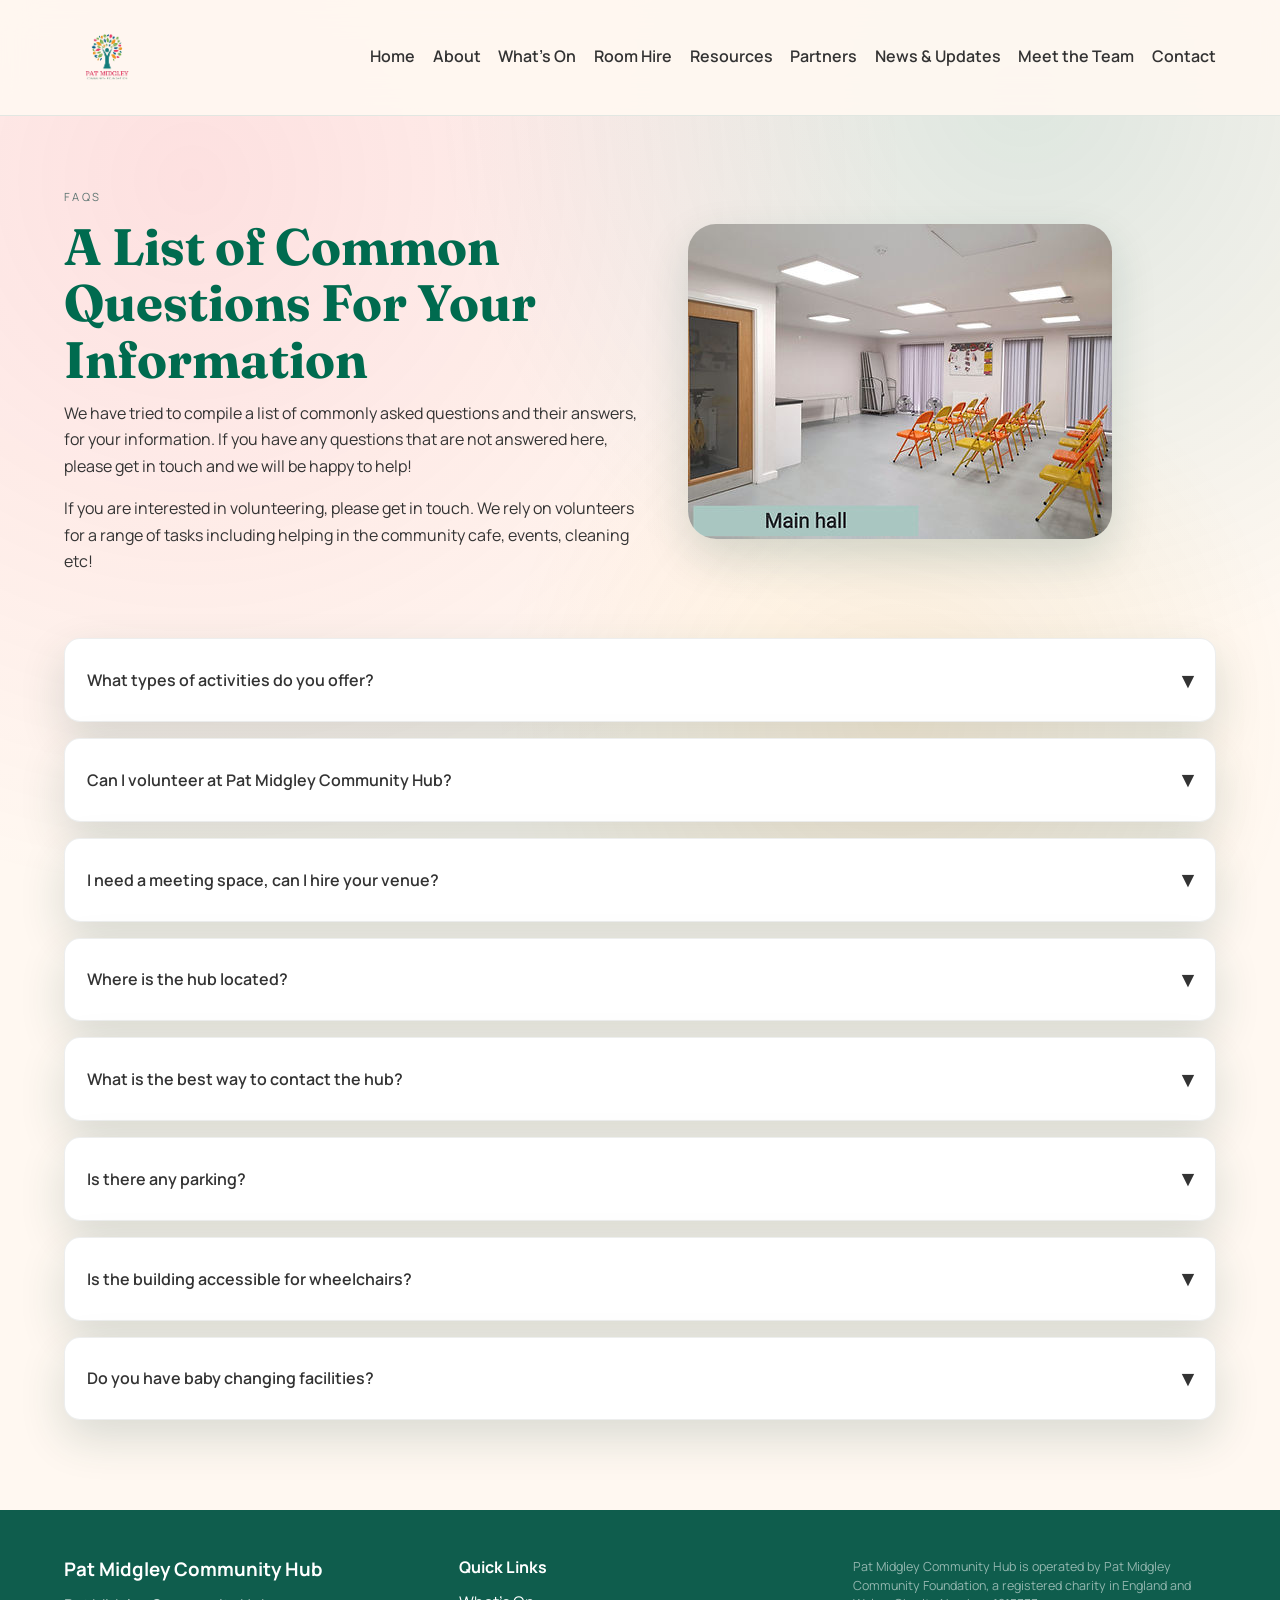
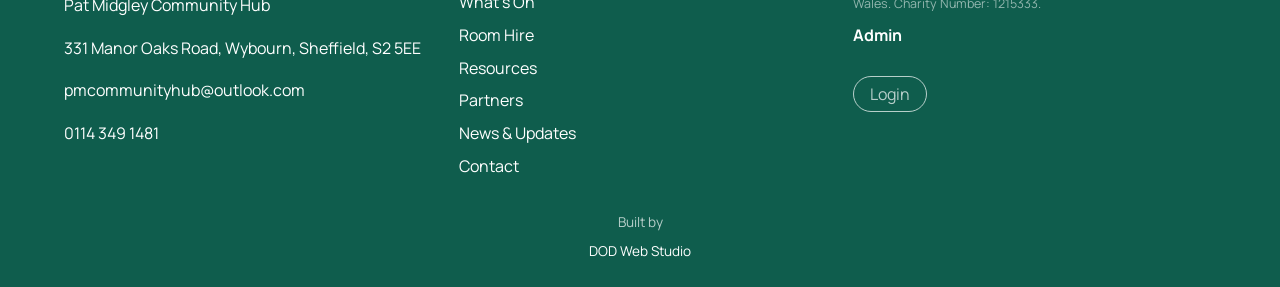
<file: faq.html>
<!doctype html>
<html lang="en">
<head>
  <meta charset="utf-8">
  <meta name="viewport" content="width=device-width, initial-scale=1">
  <title>FAQ | Pat Midgley Community Hub</title>
  <link rel="icon" href="images/patmidgley-logo-transparent.png">
  <link rel="apple-touch-icon" href="images/patmidgley-logo-transparent.png">
  <meta name="description" content="Frequently asked questions about Pat Midgley Community Hub in Wybourn, Sheffield.">
  <link rel="preconnect" href="https://fonts.googleapis.com">
  <link rel="preconnect" href="https://fonts.gstatic.com" crossorigin>
  <link href="https://fonts.googleapis.com/css2?family=Fraunces:opsz,wght@9..144,600;9..144,700&family=Manrope:wght@400;500;600;700&display=swap" rel="stylesheet">
  <link rel="stylesheet" href="styles.css?v=20260703">
  <script defer src="script.js?v=20260703"></script>
</head>
<body>
  <a class="skip-link" href="#main">Skip to content</a>
  <header class="site-header">
    <div class="nav-shell">
      <a class="brand" href="index.html">
        <img src="images/patmidgley-logo-transparent.png" alt="Pat Midgley Community Foundation logo">
        <span class="brand-text">
          <span class="brand-title">Pat Midgley Community Hub</span>
          <span class="brand-tag">Wybourn, Sheffield</span>
        </span>
      </a>
      <button class="nav-toggle" type="button" aria-expanded="false" aria-controls="site-nav">Menu</button>
            <nav class="site-nav" id="site-nav" aria-label="Primary">
        <a href="index.html">Home</a>
        <a href="about.html">About</a>
        <a href="whats-on.html">What's On</a>
        <a href="room-hire.html">Room Hire</a>
        <a href="wybourn-works.html">Resources</a>
        <a href="book-online.html">Partners</a>
        <a href="news.html">News &amp; Updates</a>
        <a href="team.html">Meet the Team</a>
        <a href="contact.html">Contact</a>
      </nav>
    </div>
  </header>

  <main id="main">
    <section class="page-hero faq-hero">
      <div class="page-hero-inner">
        <div class="reveal">
          <p class="eyebrow">FAQs</p>
          <h1>A List of Common Questions For Your Information</h1>
          <p>We have tried to compile a list of commonly asked questions and their answers, for your information. If you have any questions that are not answered here, please get in touch and we will be happy to help!</p>
          <p>If you are interested in volunteering, please get in touch. We rely on volunteers for a range of tasks including helping in the community cafe, events, cleaning etc!</p>
        </div>
        <div class="page-hero-media reveal">
          <img src="images/activity-space.jpg" alt="Activity space at the hub">
        </div>
      </div>
    </section>

    <section class="section faq-section">
      <div class="section-inner">
        <div class="faq-grid">
          <details class="faq-item reveal">
            <summary>What types of activities do you offer?</summary>
            <div class="faq-answer">
              <p>Activities change regularly so far we have delivered the following: cake decorating, discovering play, parents are experts, STEPS, Christmas crafts, and stay and play sessions, Halloween party and Christmas grottos run by the Corner House Group.</p>
              <p>Please check out our Whats on page and Facebook for more details.</p>
            </div>
          </details>
          <details class="faq-item reveal" style="--delay: 0.05s;">
            <summary>Can I volunteer at Pat Midgley Community Hub?</summary>
            <div class="faq-answer">
              <p>Yes! The hub relies on volunteers for a range of tasks including helping in the community cafe, events, cleaning etc! Please get in touch if you are interested in volunteering!</p>
            </div>
          </details>
          <details class="faq-item reveal" style="--delay: 0.1s;">
            <summary>I need a meeting space, can I hire your venue?</summary>
            <div class="faq-answer">
              <p>Yes! Our space will be available to hire out for corporate events, and children's parties. Please see our Room Hire page for more details.</p>
            </div>
          </details>
          <details class="faq-item reveal" style="--delay: 0.15s;">
            <summary>Where is the hub located?</summary>
            <div class="faq-answer">
              <p>Pat Midgley Community Hub is located at 331 Manor Oaks Road, S2 5EE. We are located right opposite the Go Local shop where Manor Oaks Road meets Manor Oaks Place.</p>
            </div>
          </details>
          <details class="faq-item reveal" style="--delay: 0.2s;">
            <summary>What is the best way to contact the hub?</summary>
            <div class="faq-answer">
              <p>The quickest ways to contact us is by calling our landline (0114 349 1481), using our Contact Us page, or messaging via our Facebook page <a class="text-link" href="https://www.facebook.com/patmidgleych/" target="_blank" rel="noopener">@patmidgleych</a>.</p>
            </div>
          </details>
          <details class="faq-item reveal" style="--delay: 0.25s;">
            <summary>Is there any parking?</summary>
            <div class="faq-answer">
              <p>Unfortunately we only have 1 disabled parking bay on the front of the centre. There is on street parking nearby. Please park in an appropriate way respecting the residential neighbours. Don't block any drives, park in any parking spaces or on double yellows.</p>
            </div>
          </details>
          <details class="faq-item reveal" style="--delay: 0.3s;">
            <summary>Is the building accessible for wheelchairs?</summary>
            <div class="faq-answer">
              <p>Yes. The building is flat level with no steps and has an accessible toilet.</p>
            </div>
          </details>
          <details class="faq-item reveal" style="--delay: 0.35s;">
            <summary>Do you have baby changing facilities?</summary>
            <div class="faq-answer">
              <p>Yes. There is a baby changing table in the accessible toilet.</p>
            </div>
          </details>
        </div>
      </div>
    </section>
  </main>

          <footer class="site-footer">
    <div class="section-inner footer-grid">
      <div>
        <h3>Pat Midgley Community Hub</h3>
        <p>Pat Midgley Community Hub</p>
        <p>331 Manor Oaks Road, Wybourn, Sheffield, S2 5EE</p>
        <p>pmcommunityhub@outlook.com</p>
        <p>0114 349 1481</p>
      </div>
      <div>
        <h4>Quick Links</h4>
        <a href="whats-on.html">What's On</a>
        <a href="room-hire.html">Room Hire</a>
        <a href="wybourn-works.html">Resources</a>
        <a href="book-online.html">Partners</a>
        <a href="news.html">News &amp; Updates</a>
        <a href="contact.html">Contact</a>
      </div>
      <div class="footer-admin">
        <p class="footer-charity">Pat Midgley Community Hub is operated by Pat Midgley Community Foundation, a registered charity in England and Wales. Charity Number: 1215333.</p>
        <h4>Admin</h4>
        <div class="admin-login"><a class="admin-pill" href="/admin/">Login</a></div>
      </div>
    </div>
    <div class="footer-legal">
      <p>Built by <a href="https://dodwebstudio.com" target="_blank" rel="noopener">DOD Web Studio</a></p>
    </div>
  </footer>
</body>
</html>
</file>
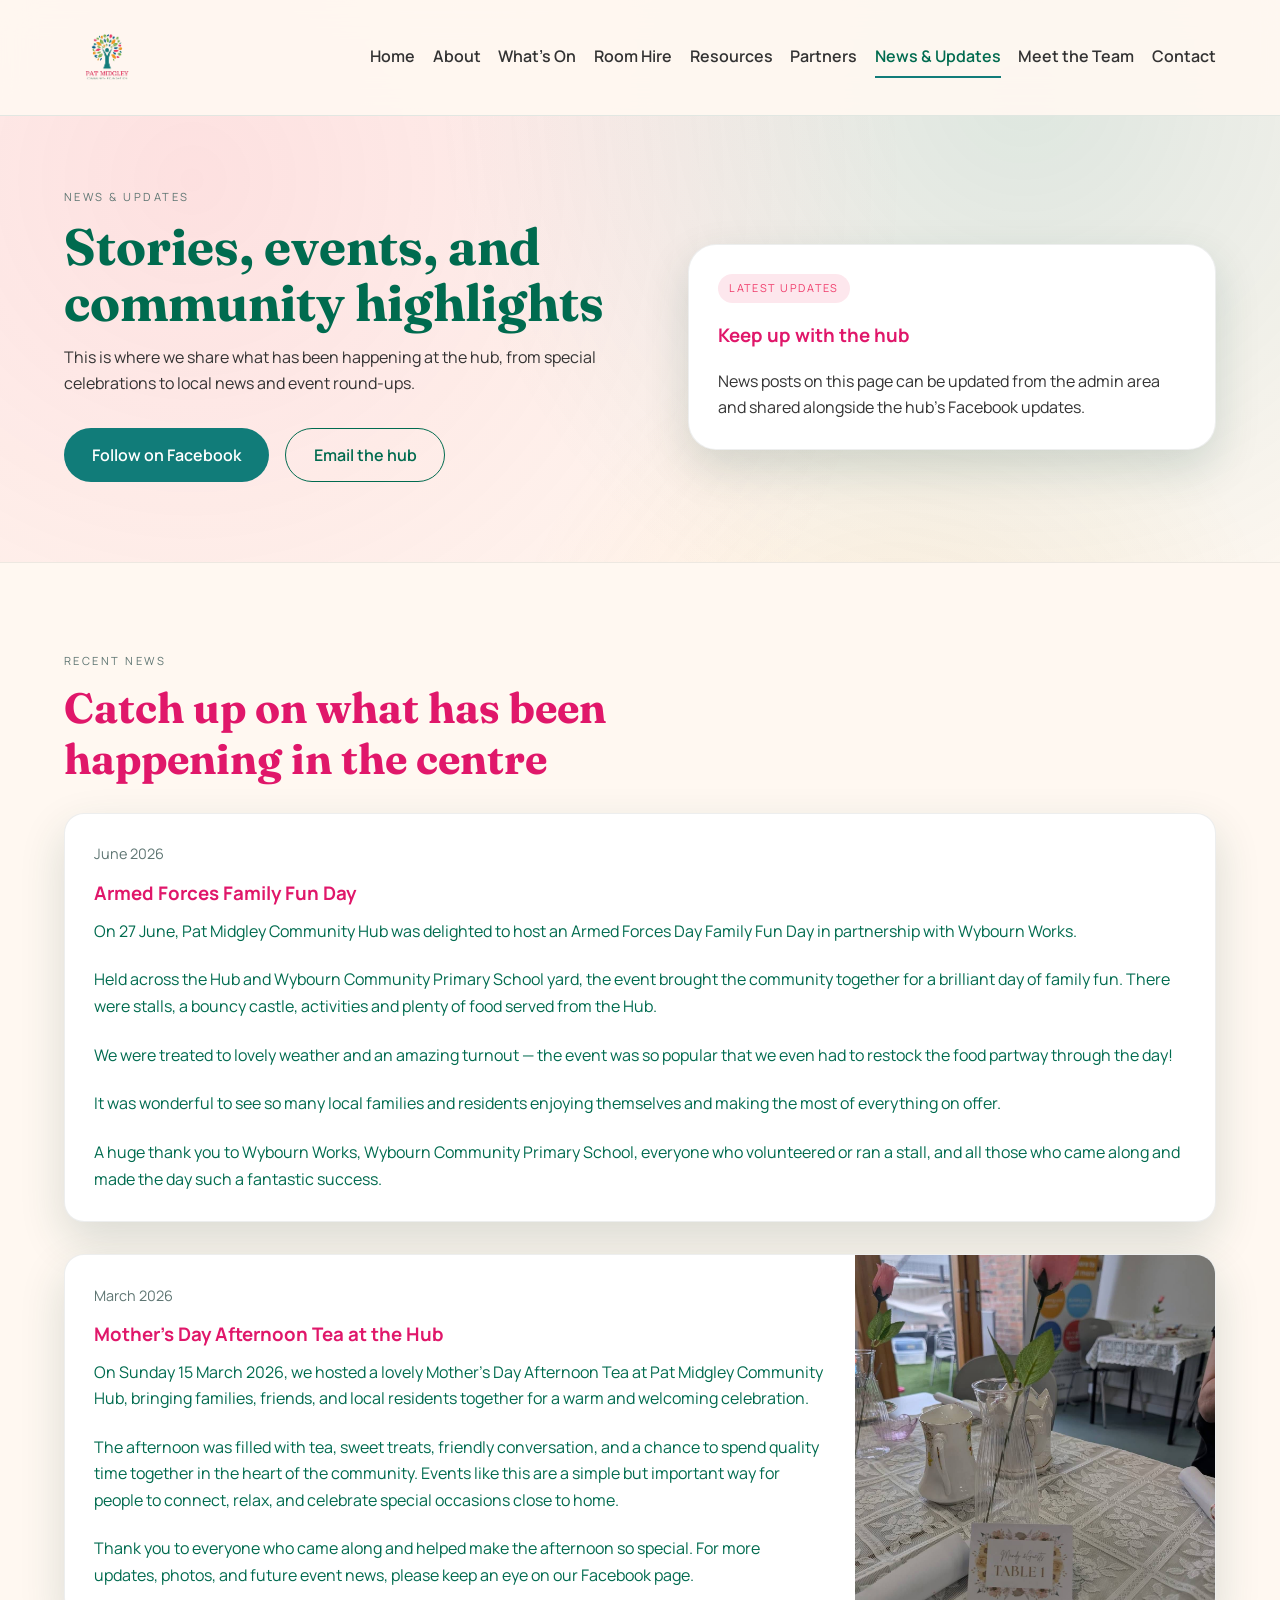
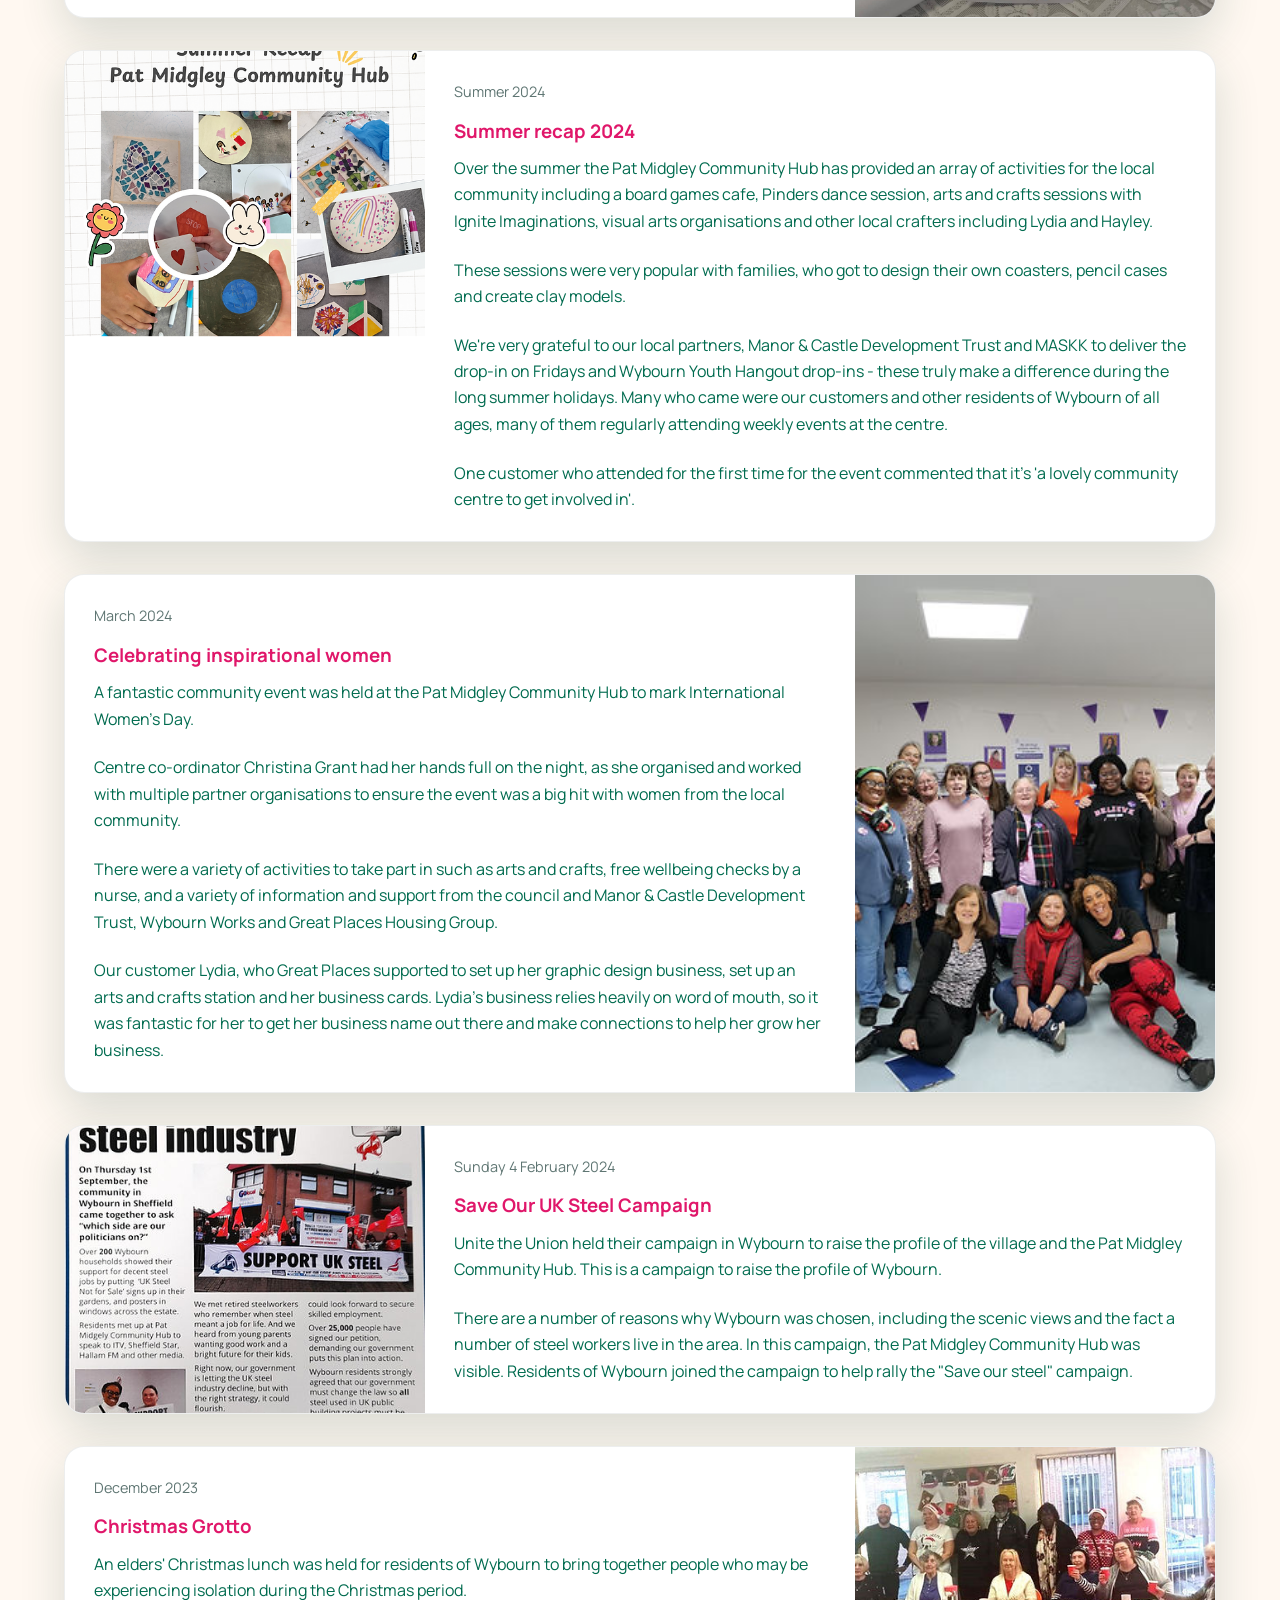
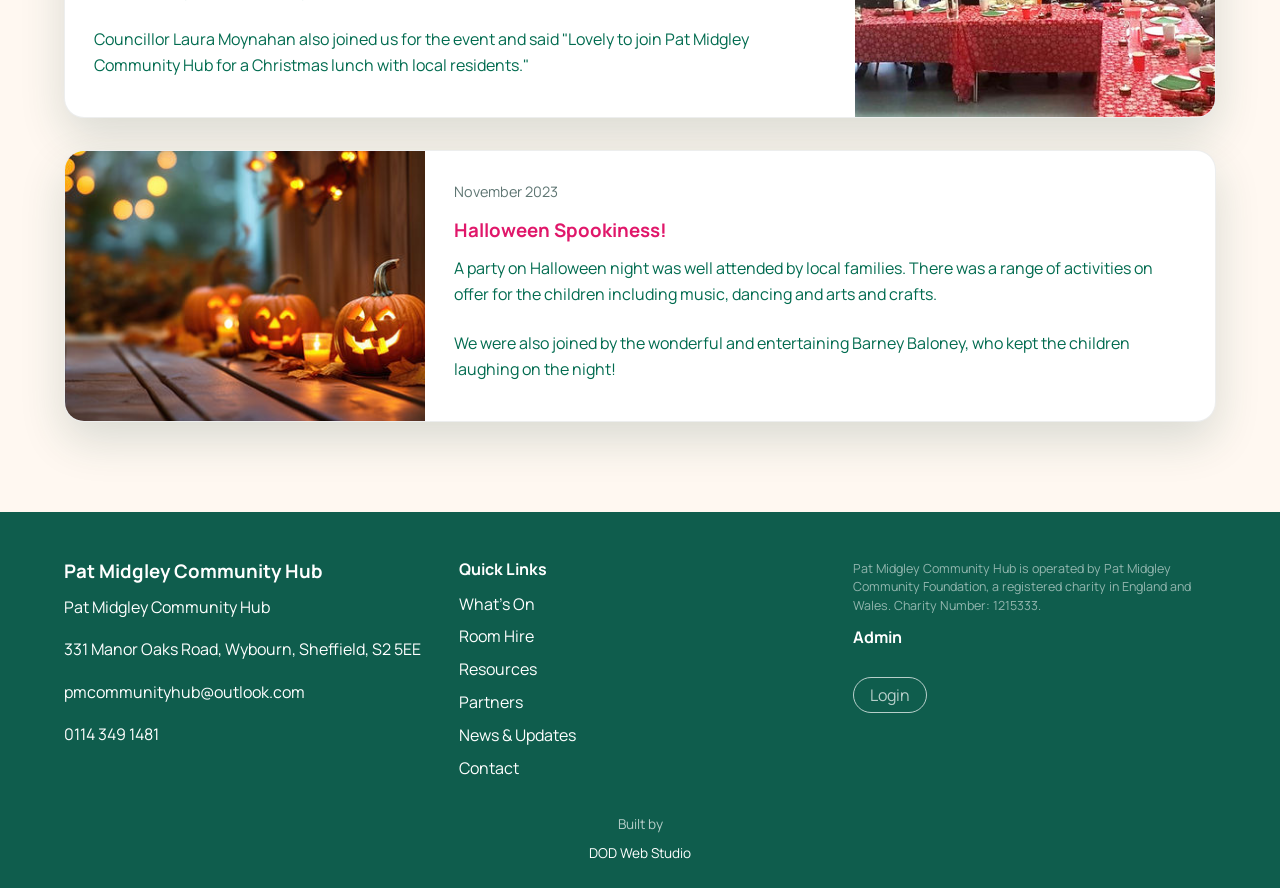
<file: news.html>
<!doctype html>
<html lang="en">
<head>
  <meta charset="utf-8">
  <meta name="viewport" content="width=device-width, initial-scale=1">
  <title>News &amp; Updates | Pat Midgley Community Hub</title>
  <link rel="icon" href="images/patmidgley-logo-transparent.png">
  <link rel="apple-touch-icon" href="images/patmidgley-logo-transparent.png">
  <meta name="description" content="Latest news and updates from Pat Midgley Community Hub in Wybourn, Sheffield.">
  <link rel="preconnect" href="https://fonts.googleapis.com">
  <link rel="preconnect" href="https://fonts.gstatic.com" crossorigin>
  <link href="https://fonts.googleapis.com/css2?family=Fraunces:opsz,wght@9..144,600;9..144,700&family=Manrope:wght@400;500;600;700&display=swap" rel="stylesheet">
  <link rel="stylesheet" href="styles.css?v=20260703">
  <script defer src="script.js?v=20260703"></script>
</head>
<body>
  <a class="skip-link" href="#main">Skip to content</a>
  <header class="site-header">
    <div class="nav-shell">
      <a class="brand" href="index.html">
        <img src="images/patmidgley-logo-transparent.png" alt="Pat Midgley Community Foundation logo">
        <span class="brand-text">
          <span class="brand-title">Pat Midgley Community Hub</span>
          <span class="brand-tag">Wybourn, Sheffield</span>
        </span>
      </a>
      <button class="nav-toggle" type="button" aria-expanded="false" aria-controls="site-nav">Menu</button>
      <nav class="site-nav" id="site-nav" aria-label="Primary">
        <a href="index.html">Home</a>
        <a href="about.html">About</a>
        <a href="whats-on.html">What's On</a>
        <a href="room-hire.html">Room Hire</a>
        <a href="wybourn-works.html">Resources</a>
        <a href="book-online.html">Partners</a>
        <a class="is-active" href="news.html">News &amp; Updates</a>
        <a href="team.html">Meet the Team</a>
        <a href="contact.html">Contact</a>
      </nav>
    </div>
  </header>

  <main id="main">
    <section class="page-hero">
      <div class="page-hero-inner">
        <div class="reveal">
          <p class="eyebrow">News &amp; Updates</p>
          <h1>Stories, events, and community highlights</h1>
          <p>This is where we share what has been happening at the hub, from special celebrations to local news and event round-ups.</p>
          <div class="page-hero-actions">
            <a class="btn btn-primary" href="https://www.facebook.com/patmidgleych/" target="_blank" rel="noopener">Follow on Facebook</a>
            <a class="btn btn-ghost" href="mailto:pmcommunityhub@outlook.com">Email the hub</a>
          </div>
        </div>
        <div class="page-hero-card reveal">
          <span class="tag">Latest Updates</span>
          <h3>Keep up with the hub</h3>
          <p>News posts on this page can be updated from the admin area and shared alongside the hub's Facebook updates.</p>
        </div>
      </div>
    </section>

    <section class="section section-cream news-section">
      <div class="section-inner">
        <div class="section-header reveal">
          <p class="eyebrow">Recent News</p>
          <h2>Catch up on what has been happening in the centre</h2>
        </div>
        <div class="news-grid" data-news>
          <p class="meta schedule-status">Loading news...</p>
        </div>
        <noscript>
          <p class="meta">Please enable JavaScript to view the news updates.</p>
        </noscript>
      </div>
    </section>
  </main>

  <footer class="site-footer">
    <div class="section-inner footer-grid">
      <div>
        <h3>Pat Midgley Community Hub</h3>
        <p>Pat Midgley Community Hub</p>
        <p>331 Manor Oaks Road, Wybourn, Sheffield, S2 5EE</p>
        <p>pmcommunityhub@outlook.com</p>
        <p>0114 349 1481</p>
      </div>
      <div>
        <h4>Quick Links</h4>
        <a href="whats-on.html">What's On</a>
        <a href="room-hire.html">Room Hire</a>
        <a href="wybourn-works.html">Resources</a>
        <a href="book-online.html">Partners</a>
        <a href="news.html">News &amp; Updates</a>
        <a href="contact.html">Contact</a>
      </div>
      <div class="footer-admin">
        <p class="footer-charity">Pat Midgley Community Hub is operated by Pat Midgley Community Foundation, a registered charity in England and Wales. Charity Number: 1215333.</p>
        <h4>Admin</h4>
        <div class="admin-login"><a class="admin-pill" href="/admin/">Login</a></div>
      </div>
    </div>
    <div class="footer-legal">
      <p>Built by <a href="https://dodwebstudio.com" target="_blank" rel="noopener">DOD Web Studio</a></p>
    </div>
  </footer>
</body>
</html>
</file>
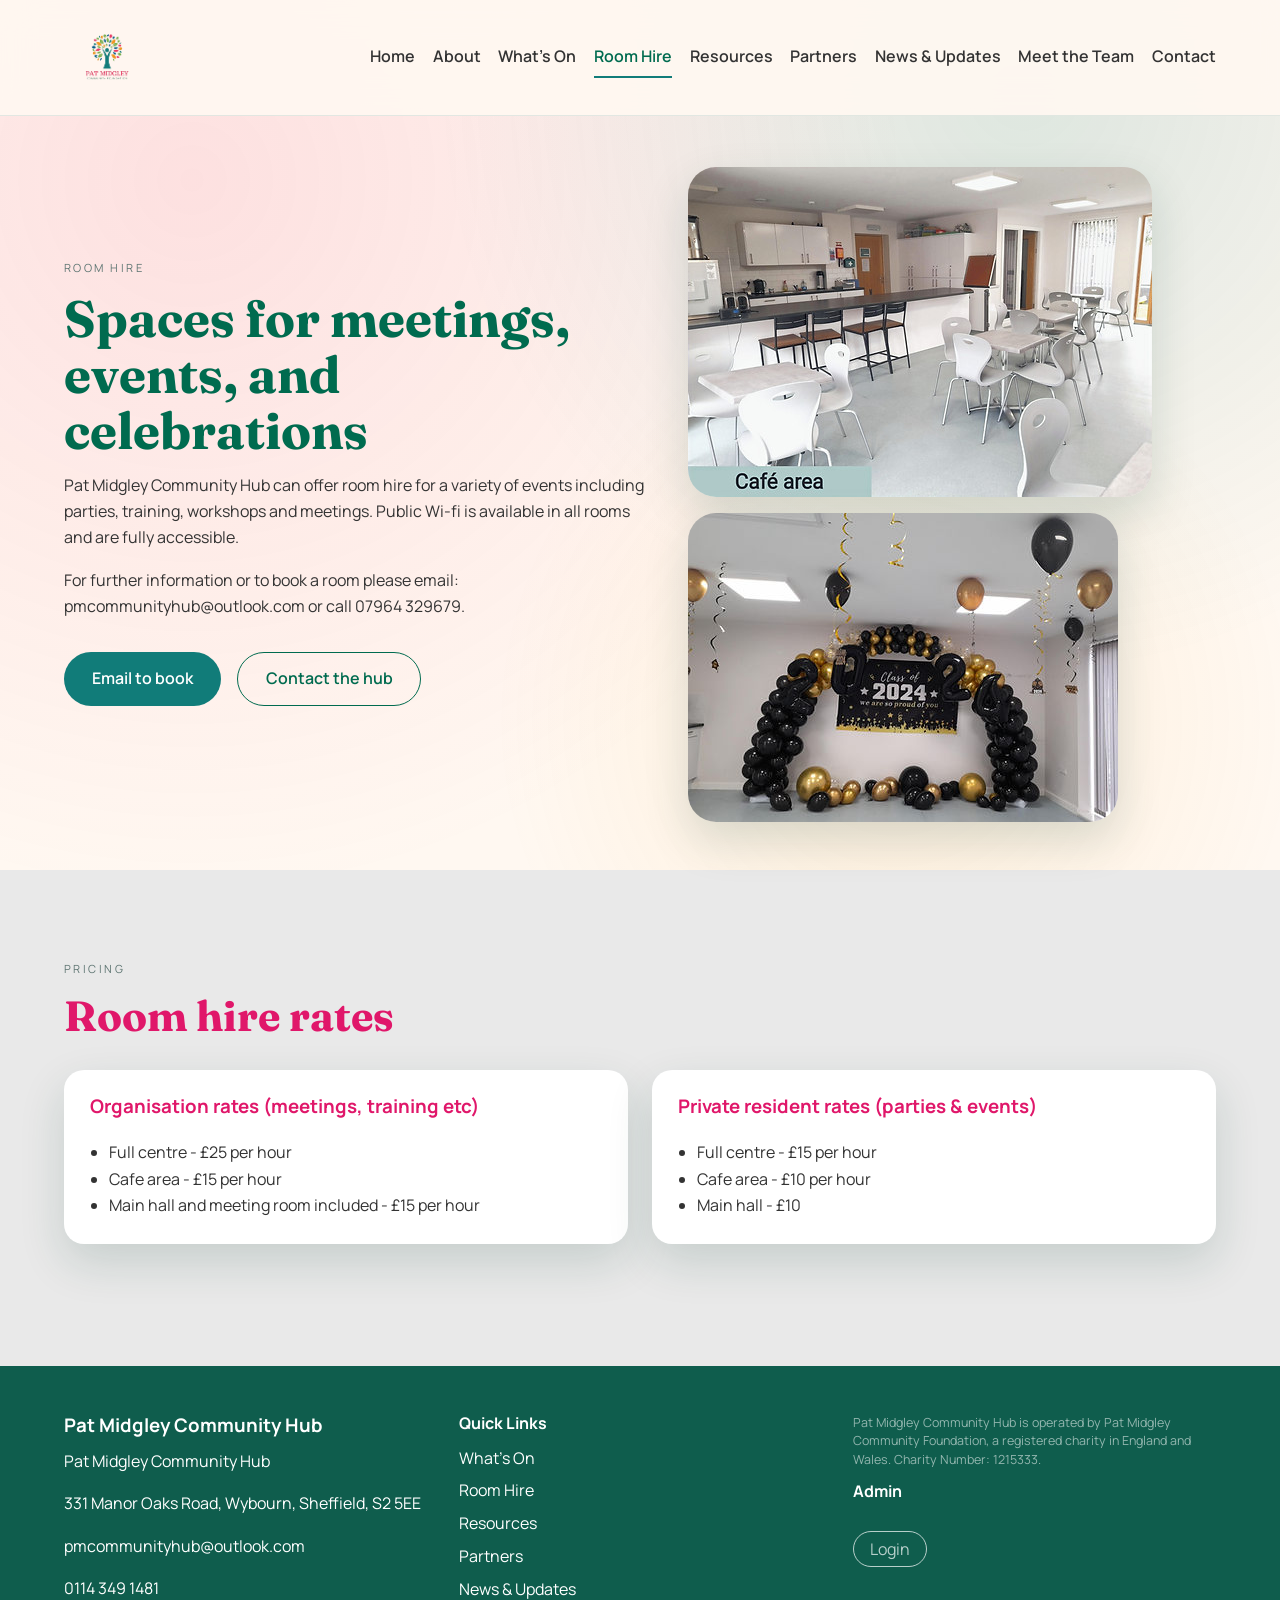
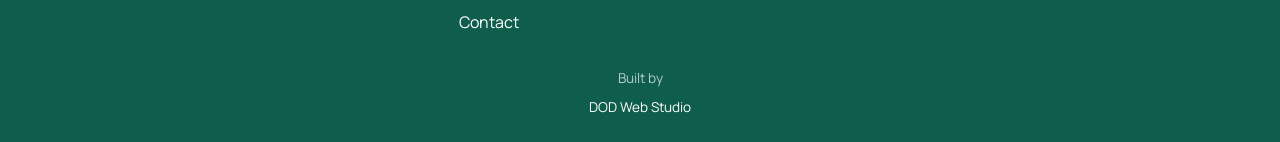
<file: room-hire.html>
<!doctype html>
<html lang="en">
<head>
  <meta charset="utf-8">
  <meta name="viewport" content="width=device-width, initial-scale=1">
  <title>Room Hire | Pat Midgley Community Hub</title>
  <link rel="icon" href="images/patmidgley-logo-transparent.png">
  <link rel="apple-touch-icon" href="images/patmidgley-logo-transparent.png">
  <meta name="description" content="Room hire options at Pat Midgley Community Hub in Wybourn, Sheffield.">
  <link rel="preconnect" href="https://fonts.googleapis.com">
  <link rel="preconnect" href="https://fonts.gstatic.com" crossorigin>
  <link href="https://fonts.googleapis.com/css2?family=Fraunces:opsz,wght@9..144,600;9..144,700&family=Manrope:wght@400;500;600;700&display=swap" rel="stylesheet">
  <link rel="stylesheet" href="styles.css?v=20260703">
  <script defer src="script.js?v=20260703"></script>
</head>
<body>
  <a class="skip-link" href="#main">Skip to content</a>
  <header class="site-header">
    <div class="nav-shell">
      <a class="brand" href="index.html">
        <img src="images/patmidgley-logo-transparent.png" alt="Pat Midgley Community Foundation logo">
        <span class="brand-text">
          <span class="brand-title">Pat Midgley Community Hub</span>
          <span class="brand-tag">Wybourn, Sheffield</span>
        </span>
      </a>
      <button class="nav-toggle" type="button" aria-expanded="false" aria-controls="site-nav">Menu</button>
            <nav class="site-nav" id="site-nav" aria-label="Primary">
        <a href="index.html">Home</a>
        <a href="about.html">About</a>
        <a href="whats-on.html">What's On</a>
        <a class="is-active" href="room-hire.html">Room Hire</a>
        <a href="wybourn-works.html">Resources</a>
        <a href="book-online.html">Partners</a>
        <a href="news.html">News &amp; Updates</a>
        <a href="team.html">Meet the Team</a>
        <a href="contact.html">Contact</a>
      </nav>
    </div>
  </header>

  <main id="main" data-page-json="data/room-hire.json">
    <section class="page-hero compact-hero">
      <div class="page-hero-inner">
        <div class="reveal">
          <p class="eyebrow" data-field="hero.eyebrow">Room Hire</p>
          <h1 data-field="hero.title">Spaces for meetings, events, and celebrations</h1>
          <p data-field="hero.paragraph_1">Pat Midgley Community Hub can offer room hire for a variety of events including parties, training, workshops and meetings. Public Wi-fi is available in all rooms and are fully accessible.</p>
          <p data-field="hero.paragraph_2">For further information or to book a room please email: pmcommunityhub@outlook.com or call 07964 329679.</p>
          <div class="page-hero-actions">
            <a class="btn btn-primary" href="mailto:pmcommunityhub@outlook.com">Email to book</a>
            <a class="btn btn-ghost" href="contact.html">Contact the hub</a>
          </div>
        </div>
        <div class="page-hero-media reveal">
          <img data-field="hero.image_1" data-field-attr="src" src="images/cafe-area.jpg" alt="Cafe area at the hub">
          <img data-field="hero.image_2" data-field-attr="src" src="images/community-events.jpg" alt="Main hall at the hub">
        </div>
      </div>
    </section>

    <section class="section section-sand">
      <div class="section-inner">
        <div class="section-header reveal">
          <p class="eyebrow">Pricing</p>
          <h2>Room hire rates</h2>
        </div>
        <div class="pricing-grid" data-pricing-list>
          <div class="pricing-card reveal">
            <h3>Organisation rates (meetings, training etc)</h3>
            <ul>
              <li>Full centre - &pound;25 per hour</li>
              <li>Cafe area - &pound;15 per hour</li>
              <li>Main hall and meeting room included - &pound;15 per hour</li>
            </ul>
          </div>
          <div class="pricing-card reveal" style="--delay: 0.1s;">
            <h3>Private resident rates (parties &amp; events)</h3>
            <ul>
              <li>Full centre - &pound;15 per hour</li>
              <li>Cafe area - &pound;10 per hour</li>
              <li>Main hall - &pound;10</li>
            </ul>
          </div>
        </div>
      </div>
    </section>

  </main>

          <footer class="site-footer">
    <div class="section-inner footer-grid">
      <div>
        <h3>Pat Midgley Community Hub</h3>
        <p>Pat Midgley Community Hub</p>
        <p>331 Manor Oaks Road, Wybourn, Sheffield, S2 5EE</p>
        <p>pmcommunityhub@outlook.com</p>
        <p>0114 349 1481</p>
      </div>
      <div>
        <h4>Quick Links</h4>
        <a href="whats-on.html">What's On</a>
        <a href="room-hire.html">Room Hire</a>
        <a href="wybourn-works.html">Resources</a>
        <a href="book-online.html">Partners</a>
        <a href="news.html">News &amp; Updates</a>
        <a href="contact.html">Contact</a>
      </div>
      <div class="footer-admin">
        <p class="footer-charity">Pat Midgley Community Hub is operated by Pat Midgley Community Foundation, a registered charity in England and Wales. Charity Number: 1215333.</p>
        <h4>Admin</h4>
        <div class="admin-login"><a class="admin-pill" href="/admin/">Login</a></div>
      </div>
    </div>
    <div class="footer-legal">
      <p>Built by <a href="https://dodwebstudio.com" target="_blank" rel="noopener">DOD Web Studio</a></p>
    </div>
  </footer>
</body>
</html>
</file>
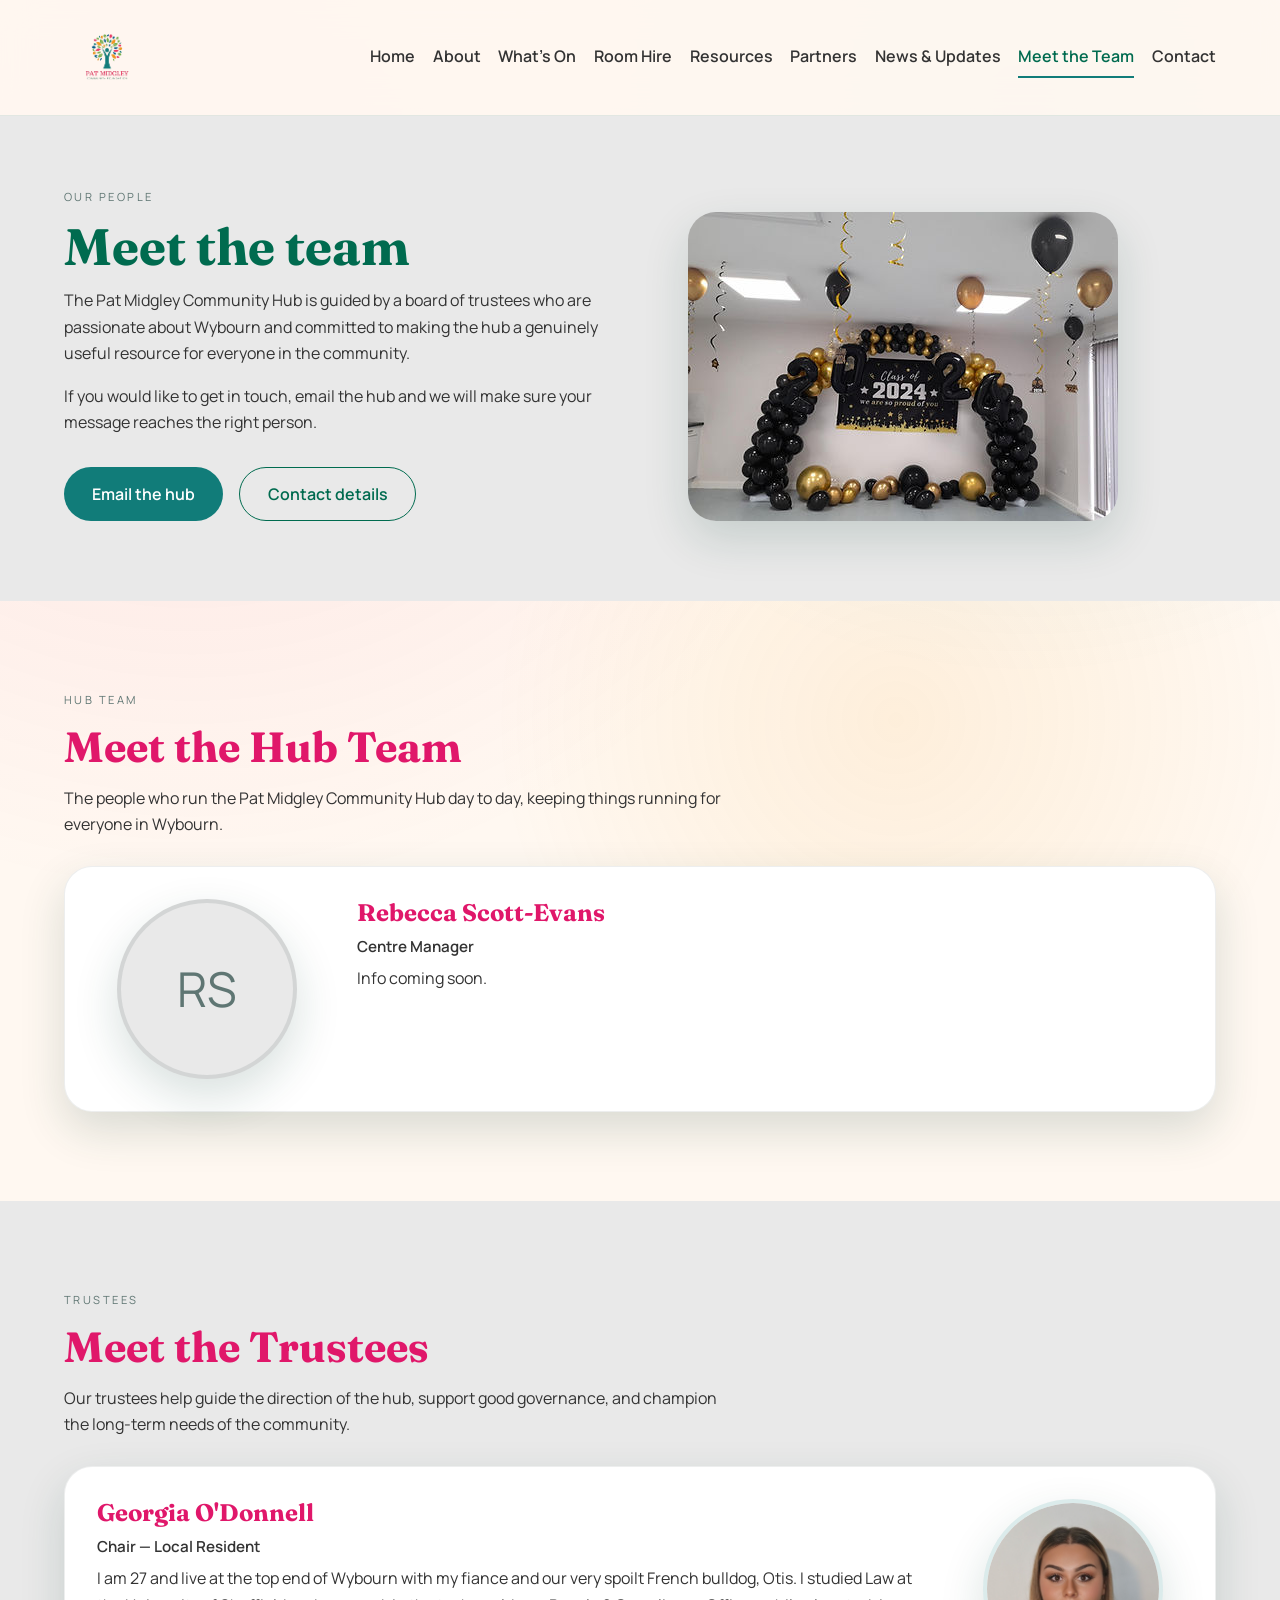
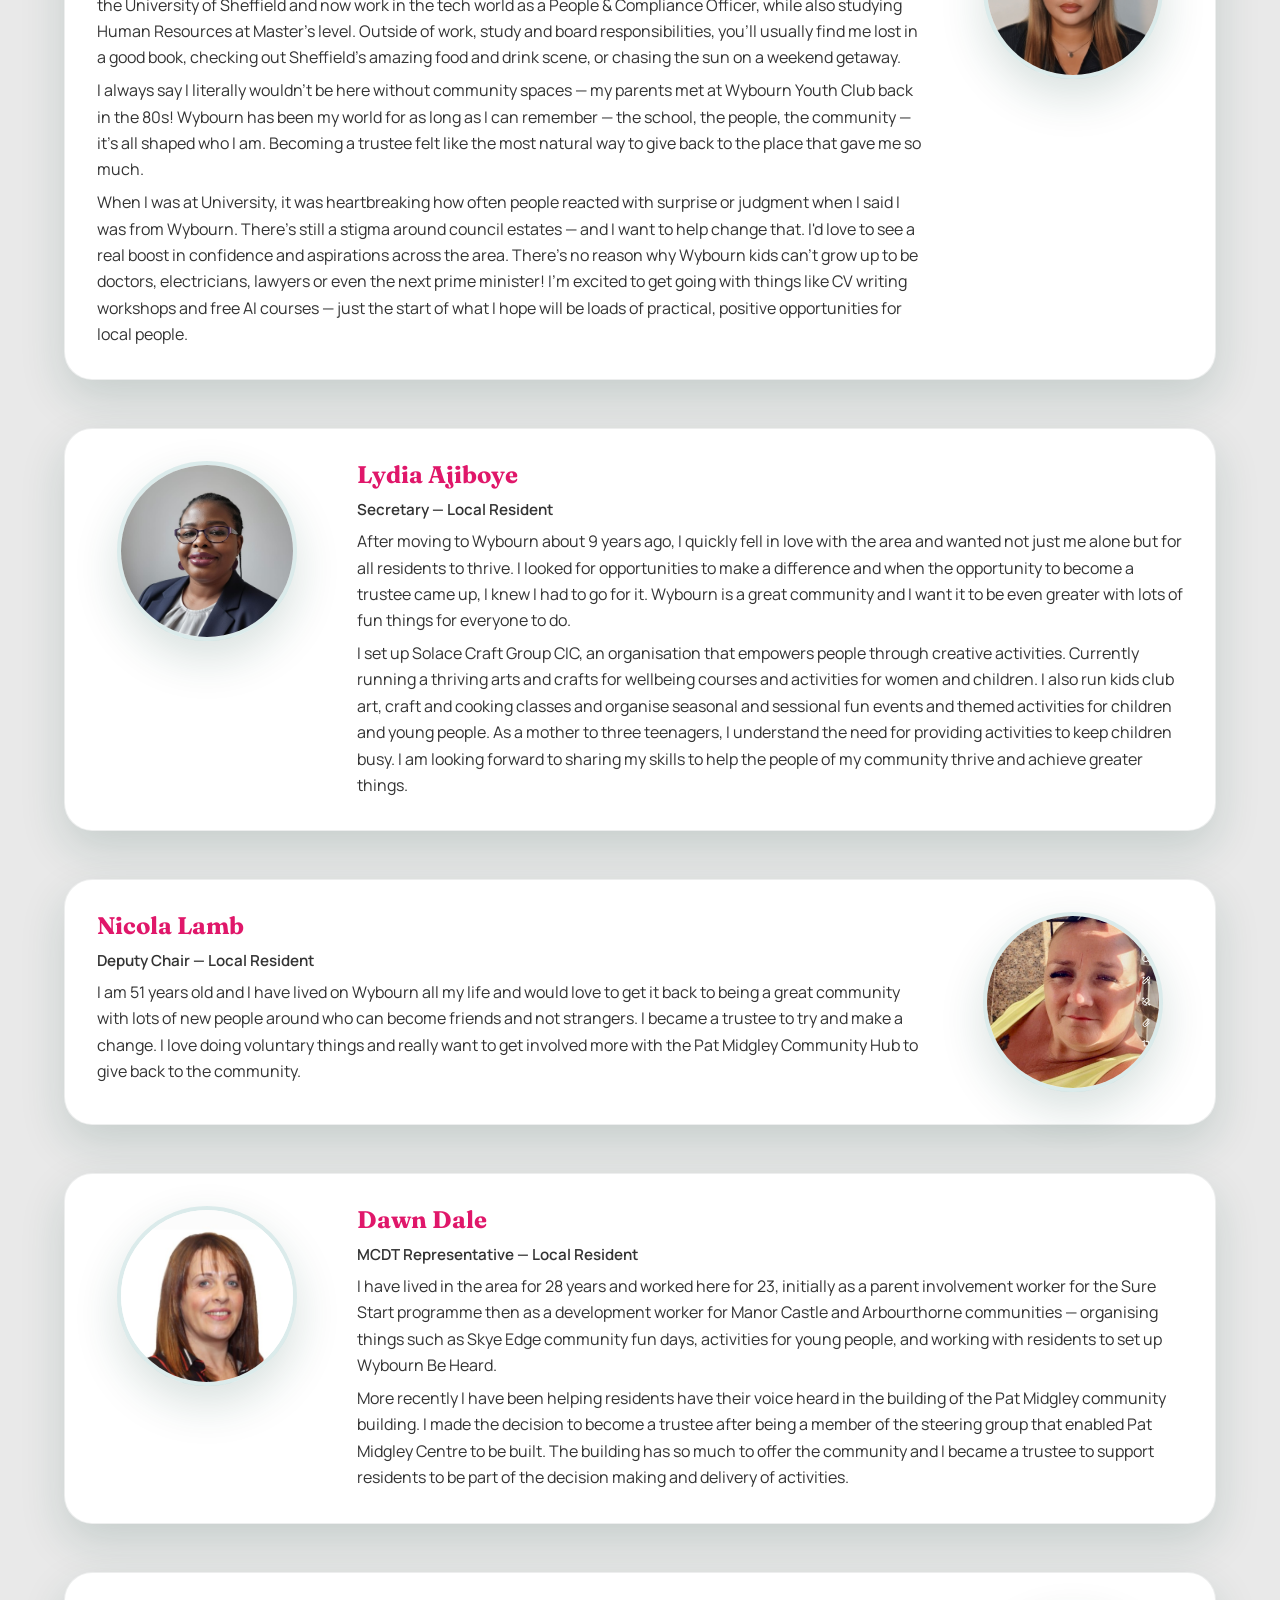
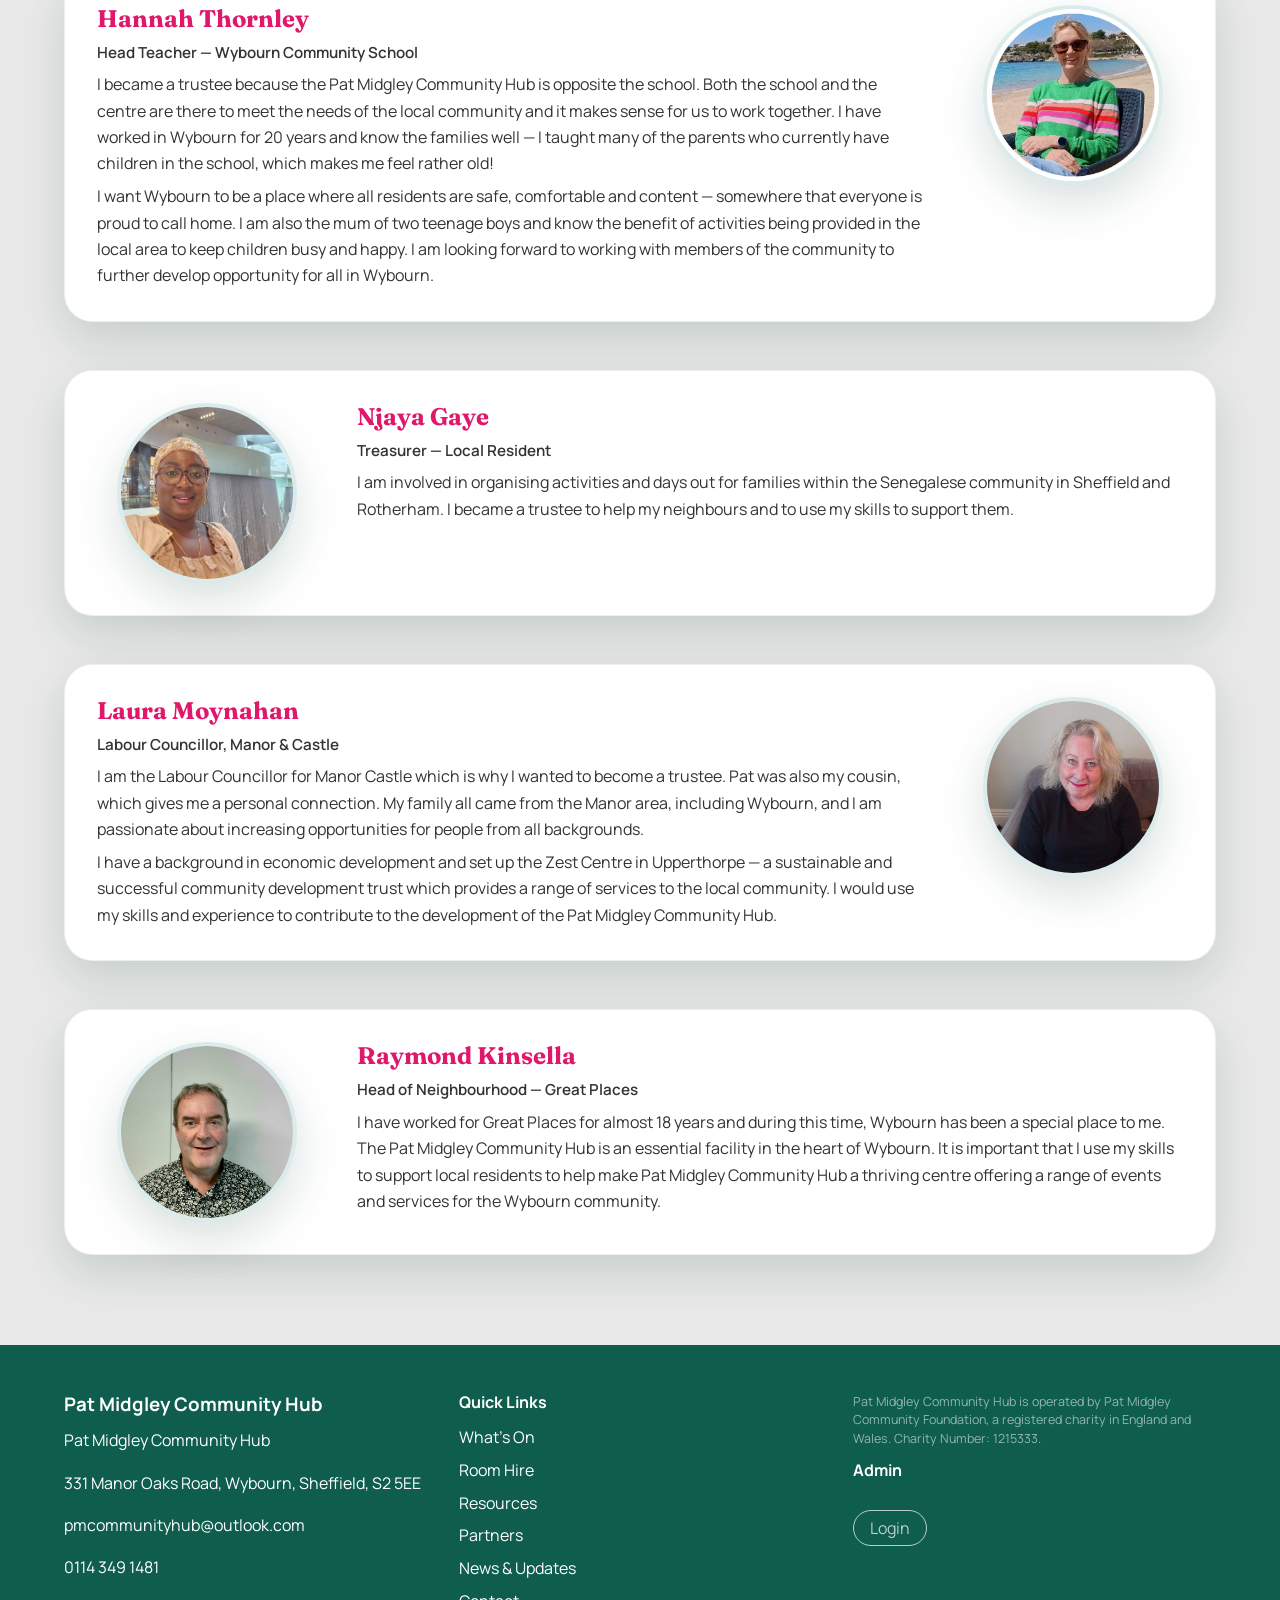
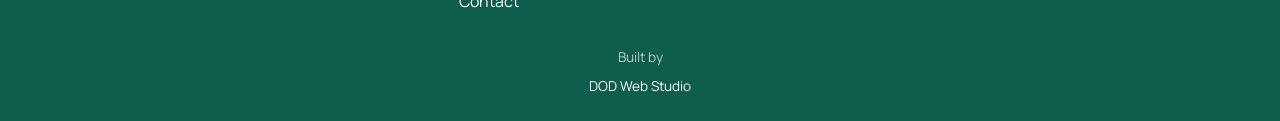
<file: team.html>
<!doctype html>
<html lang="en">
<head>
  <meta charset="utf-8">
  <meta name="viewport" content="width=device-width, initial-scale=1">
  <title>Meet the Team | Pat Midgley Community Hub</title>
  <link rel="icon" href="images/patmidgley-logo-transparent.png">
  <link rel="apple-touch-icon" href="images/patmidgley-logo-transparent.png">
  <meta name="description" content="Meet the trustees supporting Pat Midgley Community Hub in Wybourn, Sheffield.">
  <link rel="preconnect" href="https://fonts.googleapis.com">
  <link rel="preconnect" href="https://fonts.gstatic.com" crossorigin>
  <link href="https://fonts.googleapis.com/css2?family=Fraunces:opsz,wght@9..144,600;9..144,700&family=Manrope:wght@400;500;600;700&display=swap" rel="stylesheet">
  <link rel="stylesheet" href="styles.css?v=20260703">
  <script defer src="script.js?v=20260703"></script>
</head>
<body>
  <a class="skip-link" href="#main">Skip to content</a>
  <header class="site-header">
    <div class="nav-shell">
      <a class="brand" href="index.html">
        <img src="images/patmidgley-logo-transparent.png" alt="Pat Midgley Community Foundation logo">
        <span class="brand-text">
          <span class="brand-title">Pat Midgley Community Hub</span>
          <span class="brand-tag">Wybourn, Sheffield</span>
        </span>
      </a>
      <button class="nav-toggle" type="button" aria-expanded="false" aria-controls="site-nav">Menu</button>
      <nav class="site-nav" id="site-nav" aria-label="Primary">
        <a href="index.html">Home</a>
        <a href="about.html">About</a>
        <a href="whats-on.html">What's On</a>
        <a href="room-hire.html">Room Hire</a>
        <a href="wybourn-works.html">Resources</a>
        <a href="book-online.html">Partners</a>
        <a href="news.html">News &amp; Updates</a>
        <a class="is-active" href="team.html">Meet the Team</a>
        <a href="contact.html">Contact</a>
      </nav>
    </div>
  </header>

  <main id="main" data-page-json="data/team.json">
    <section class="page-hero section-sand">
      <div class="page-hero-inner">
        <div class="reveal">
          <p class="eyebrow" data-field="hero.eyebrow">Our People</p>
          <h1 data-field="hero.title">Meet the team</h1>
          <p data-field="hero.paragraph_1">The Pat Midgley Community Hub is guided by a board of trustees who are passionate about Wybourn and committed to making the hub a genuinely useful resource for everyone in the community.</p>
          <p data-field="hero.paragraph_2">If you would like to get in touch, email the hub and we will make sure your message reaches the right person.</p>
          <div class="page-hero-actions">
            <a class="btn btn-primary" href="mailto:pmcommunityhub@outlook.com">Email the hub</a>
            <a class="btn btn-ghost" href="contact.html">Contact details</a>
          </div>
        </div>
        <div class="page-hero-media reveal">
          <img data-field="hero.image" data-field-attr="src" src="images/community-events.jpg" alt="Community events at the hub">
        </div>
      </div>
    </section>

    <section class="section">
      <div class="section-inner">
        <div class="section-header reveal">
          <p class="eyebrow">Hub Team</p>
          <h2>Meet the Hub Team</h2>
          <p>The people who run the Pat Midgley Community Hub day to day, keeping things running for everyone in Wybourn.</p>
        </div>

        <div class="trustee-list" data-hub-team>

          <!-- Row 1 — Rebecca Scott-Evans — placeholder LEFT -->
          <article class="trustee-row reveal">
            <div class="trustee-photo">
              <div class="trustee-avatar" aria-hidden="true">RS</div>
            </div>
            <div class="trustee-body">
              <h3>Rebecca Scott-Evans</h3>
              <p class="trustee-role">Centre Manager</p>
              <p>Info coming soon.</p>
            </div>
          </article>

        </div>
      </div>
    </section>

    <section class="section section-sand">
      <div class="section-inner">
        <div class="section-header reveal">
          <p class="eyebrow">Trustees</p>
          <h2>Meet the Trustees</h2>
          <p>Our trustees help guide the direction of the hub, support good governance, and champion the long-term needs of the community.</p>
        </div>

        <div class="trustee-list" data-trustee-list>

          <!-- Row 2 — Georgia O'Donnell — photo RIGHT -->
          <article class="trustee-row reverse reveal">
            <div class="trustee-photo">
              <img src="images/georgia-odonnell.jpg" alt="Georgia O'Donnell">
            </div>
            <div class="trustee-body">
              <h3>Georgia O'Donnell</h3>
              <p class="trustee-role">Chair &mdash; Local Resident</p>
              <p>I am 27 and live at the top end of Wybourn with my fiance and our very spoilt French bulldog, Otis. I studied Law at the University of Sheffield and now work in the tech world as a People &amp; Compliance Officer, while also studying Human Resources at Master's level. Outside of work, study and board responsibilities, you'll usually find me lost in a good book, checking out Sheffield's amazing food and drink scene, or chasing the sun on a weekend getaway.</p>
              <p>I always say I literally wouldn't be here without community spaces — my parents met at Wybourn Youth Club back in the 80s! Wybourn has been my world for as long as I can remember — the school, the people, the community — it's all shaped who I am. Becoming a trustee felt like the most natural way to give back to the place that gave me so much.</p>
              <p>When I was at University, it was heartbreaking how often people reacted with surprise or judgment when I said I was from Wybourn. There's still a stigma around council estates — and I want to help change that. I'd love to see a real boost in confidence and aspirations across the area. There's no reason why Wybourn kids can't grow up to be doctors, electricians, lawyers or even the next prime minister! I'm excited to get going with things like CV writing workshops and free AI courses — just the start of what I hope will be loads of practical, positive opportunities for local people.</p>
            </div>
          </article>

          <!-- Row 3 — Lydia Ajiboye — photo LEFT -->
          <article class="trustee-row reveal">
            <div class="trustee-photo">
              <img src="images/lydia-ajiboye.jpg" alt="Lydia Ajiboye">
            </div>
            <div class="trustee-body">
              <h3>Lydia Ajiboye</h3>
              <p class="trustee-role">Secretary &mdash; Local Resident</p>
              <p>After moving to Wybourn about 9 years ago, I quickly fell in love with the area and wanted not just me alone but for all residents to thrive. I looked for opportunities to make a difference and when the opportunity to become a trustee came up, I knew I had to go for it. Wybourn is a great community and I want it to be even greater with lots of fun things for everyone to do.</p>
              <p>I set up Solace Craft Group CIC, an organisation that empowers people through creative activities. Currently running a thriving arts and crafts for wellbeing courses and activities for women and children. I also run kids club art, craft and cooking classes and organise seasonal and sessional fun events and themed activities for children and young people. As a mother to three teenagers, I understand the need for providing activities to keep children busy. I am looking forward to sharing my skills to help the people of my community thrive and achieve greater things.</p>
            </div>
          </article>

          <!-- Row 4 — Nicola Lamb — photo RIGHT -->
          <article class="trustee-row reverse reveal">
            <div class="trustee-photo">
              <img src="images/nicola-lamb.jpg" alt="Nicola Lamb">
            </div>
            <div class="trustee-body">
              <h3>Nicola Lamb</h3>
              <p class="trustee-role">Deputy Chair &mdash; Local Resident</p>
              <p>I am 51 years old and I have lived on Wybourn all my life and would love to get it back to being a great community with lots of new people around who can become friends and not strangers. I became a trustee to try and make a change. I love doing voluntary things and really want to get involved more with the Pat Midgley Community Hub to give back to the community.</p>
            </div>
          </article>

          <!-- Row 5 — Dawn Dale — photo LEFT -->
          <article class="trustee-row reveal">
            <div class="trustee-photo">
              <img src="images/dawn-dale.jpg" alt="Dawn Dale">
            </div>
            <div class="trustee-body">
              <h3>Dawn Dale</h3>
              <p class="trustee-role">MCDT Representative &mdash; Local Resident</p>
              <p>I have lived in the area for 28 years and worked here for 23, initially as a parent involvement worker for the Sure Start programme then as a development worker for Manor Castle and Arbourthorne communities — organising things such as Skye Edge community fun days, activities for young people, and working with residents to set up Wybourn Be Heard.</p>
              <p>More recently I have been helping residents have their voice heard in the building of the Pat Midgley community building. I made the decision to become a trustee after being a member of the steering group that enabled Pat Midgley Centre to be built. The building has so much to offer the community and I became a trustee to support residents to be part of the decision making and delivery of activities.</p>
            </div>
          </article>

          <!-- Row 6 — Hannah Thornley — photo RIGHT -->
          <article class="trustee-row reverse reveal">
            <div class="trustee-photo">
              <img src="images/hannah-thornley-cropped.jpg" alt="Hannah Thornley">
            </div>
            <div class="trustee-body">
              <h3>Hannah Thornley</h3>
              <p class="trustee-role">Head Teacher &mdash; Wybourn Community School</p>
              <p>I became a trustee because the Pat Midgley Community Hub is opposite the school. Both the school and the centre are there to meet the needs of the local community and it makes sense for us to work together. I have worked in Wybourn for 20 years and know the families well — I taught many of the parents who currently have children in the school, which makes me feel rather old!</p>
              <p>I want Wybourn to be a place where all residents are safe, comfortable and content — somewhere that everyone is proud to call home. I am also the mum of two teenage boys and know the benefit of activities being provided in the local area to keep children busy and happy. I am looking forward to working with members of the community to further develop opportunity for all in Wybourn.</p>
            </div>
          </article>

          <!-- Row 7 — Njaya Gaye — photo LEFT -->
          <article class="trustee-row reveal">
            <div class="trustee-photo">
              <img src="images/njaya-gaye.jpg" alt="Njaya Gaye">
            </div>
            <div class="trustee-body">
              <h3>Njaya Gaye</h3>
              <p class="trustee-role">Treasurer &mdash; Local Resident</p>
              <p>I am involved in organising activities and days out for families within the Senegalese community in Sheffield and Rotherham. I became a trustee to help my neighbours and to use my skills to support them.</p>
            </div>
          </article>

          <!-- Row 8 — Laura Moynahan — photo RIGHT -->
          <article class="trustee-row reverse reveal">
            <div class="trustee-photo">
              <img src="images/rachel-wilson.jpg" alt="Laura Moynahan">
            </div>
            <div class="trustee-body">
              <h3>Laura Moynahan</h3>
              <p class="trustee-role">Labour Councillor, Manor &amp; Castle</p>
              <p>I am the Labour Councillor for Manor Castle which is why I wanted to become a trustee. Pat was also my cousin, which gives me a personal connection. My family all came from the Manor area, including Wybourn, and I am passionate about increasing opportunities for people from all backgrounds.</p>
              <p>I have a background in economic development and set up the Zest Centre in Upperthorpe — a sustainable and successful community development trust which provides a range of services to the local community. I would use my skills and experience to contribute to the development of the Pat Midgley Community Hub.</p>
            </div>
          </article>

          <!-- Row 9 — Raymond Kinsella — photo LEFT -->
          <article class="trustee-row reveal">
            <div class="trustee-photo">
              <img src="images/raymond-kinsella.jpg" alt="Raymond Kinsella">
            </div>
            <div class="trustee-body">
              <h3>Raymond Kinsella</h3>
              <p class="trustee-role">Head of Neighbourhood &mdash; Great Places</p>
              <p>I have worked for Great Places for almost 18 years and during this time, Wybourn has been a special place to me. The Pat Midgley Community Hub is an essential facility in the heart of Wybourn. It is important that I use my skills to support local residents to help make Pat Midgley Community Hub a thriving centre offering a range of events and services for the Wybourn community.</p>
            </div>
          </article>

        </div>
      </div>
    </section>
  </main>

  <footer class="site-footer">
    <div class="section-inner footer-grid">
      <div>
        <h3>Pat Midgley Community Hub</h3>
        <p>Pat Midgley Community Hub</p>
        <p>331 Manor Oaks Road, Wybourn, Sheffield, S2 5EE</p>
        <p>pmcommunityhub@outlook.com</p>
        <p>0114 349 1481</p>
      </div>
      <div>
        <h4>Quick Links</h4>
        <a href="whats-on.html">What's On</a>
        <a href="room-hire.html">Room Hire</a>
        <a href="wybourn-works.html">Resources</a>
        <a href="book-online.html">Partners</a>
        <a href="news.html">News &amp; Updates</a>
        <a href="contact.html">Contact</a>
      </div>
      <div class="footer-admin">
        <p class="footer-charity">Pat Midgley Community Hub is operated by Pat Midgley Community Foundation, a registered charity in England and Wales. Charity Number: 1215333.</p>
        <h4>Admin</h4>
        <div class="admin-login"><a class="admin-pill" href="/admin/">Login</a></div>
      </div>
    </div>
    <div class="footer-legal">
      <p>Built by <a href="https://dodwebstudio.com" target="_blank" rel="noopener">DOD Web Studio</a></p>
    </div>
  </footer>
</body>
</html>
</file>
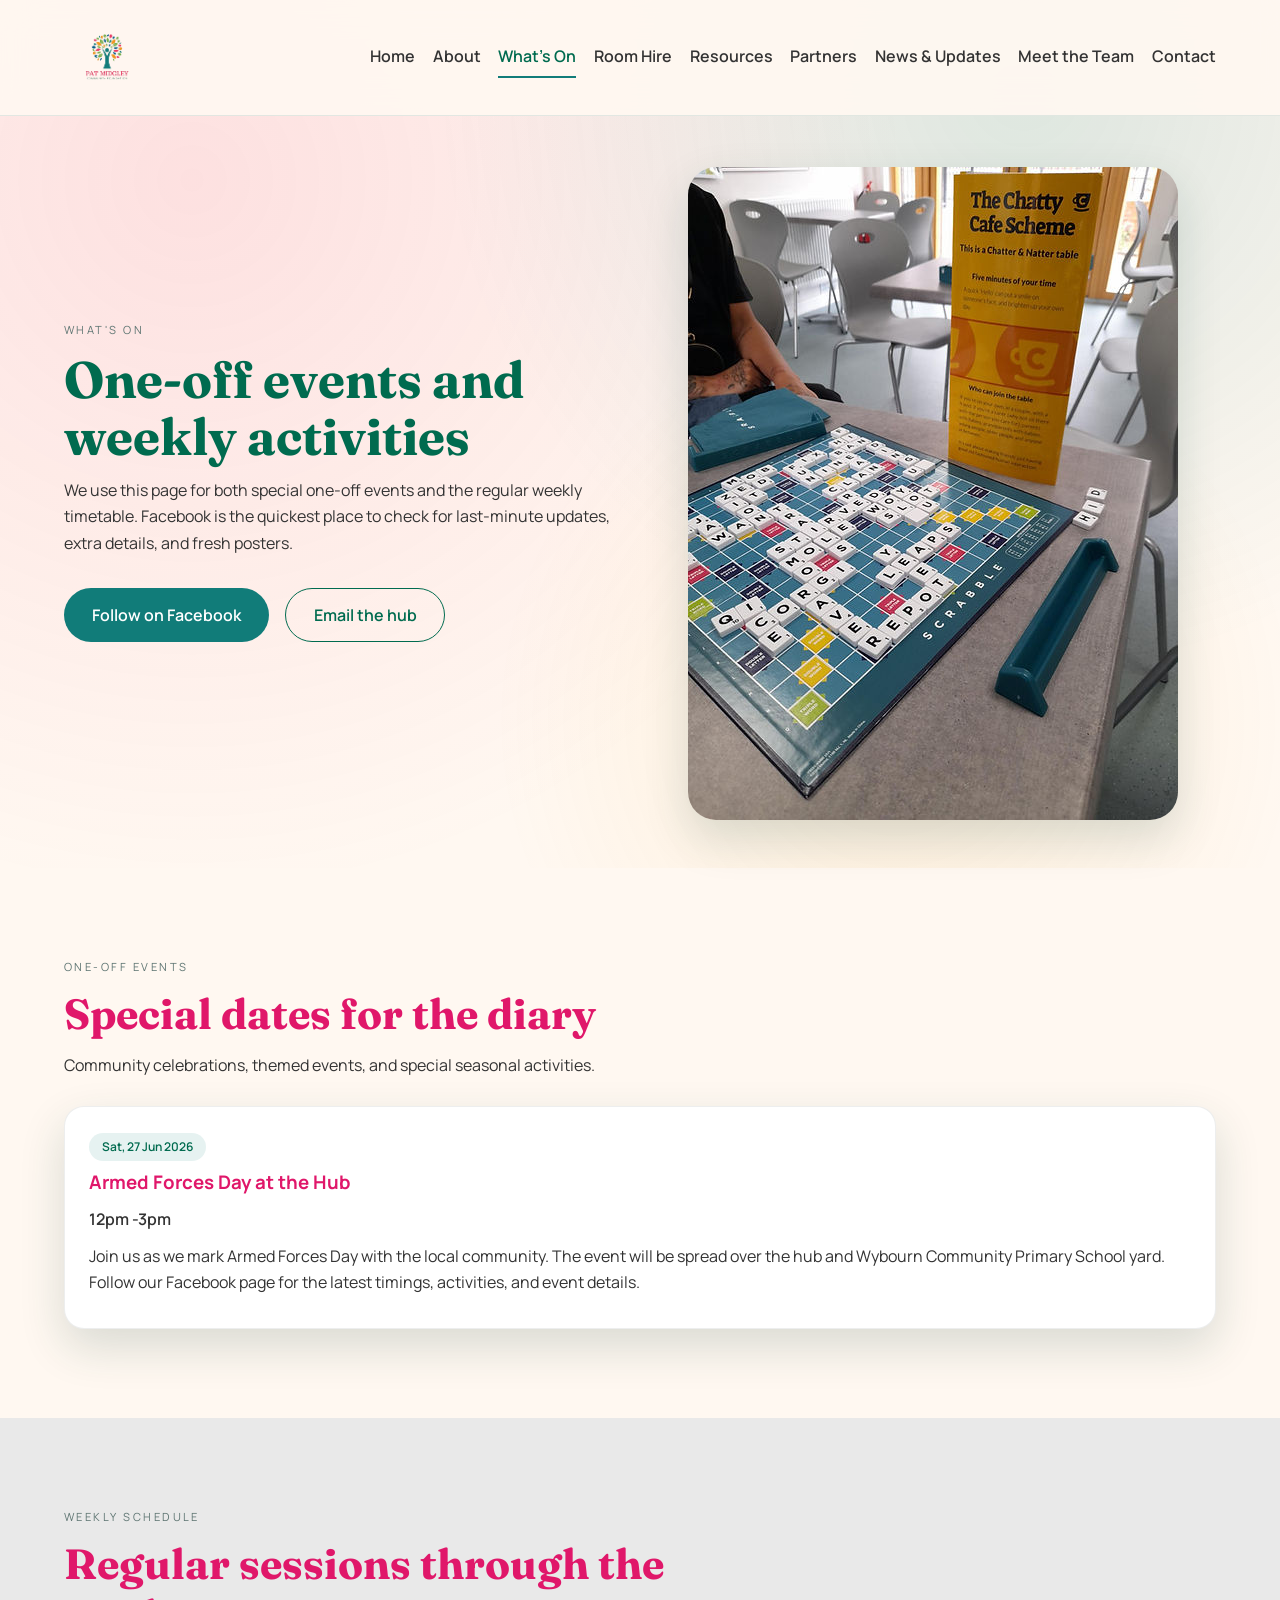
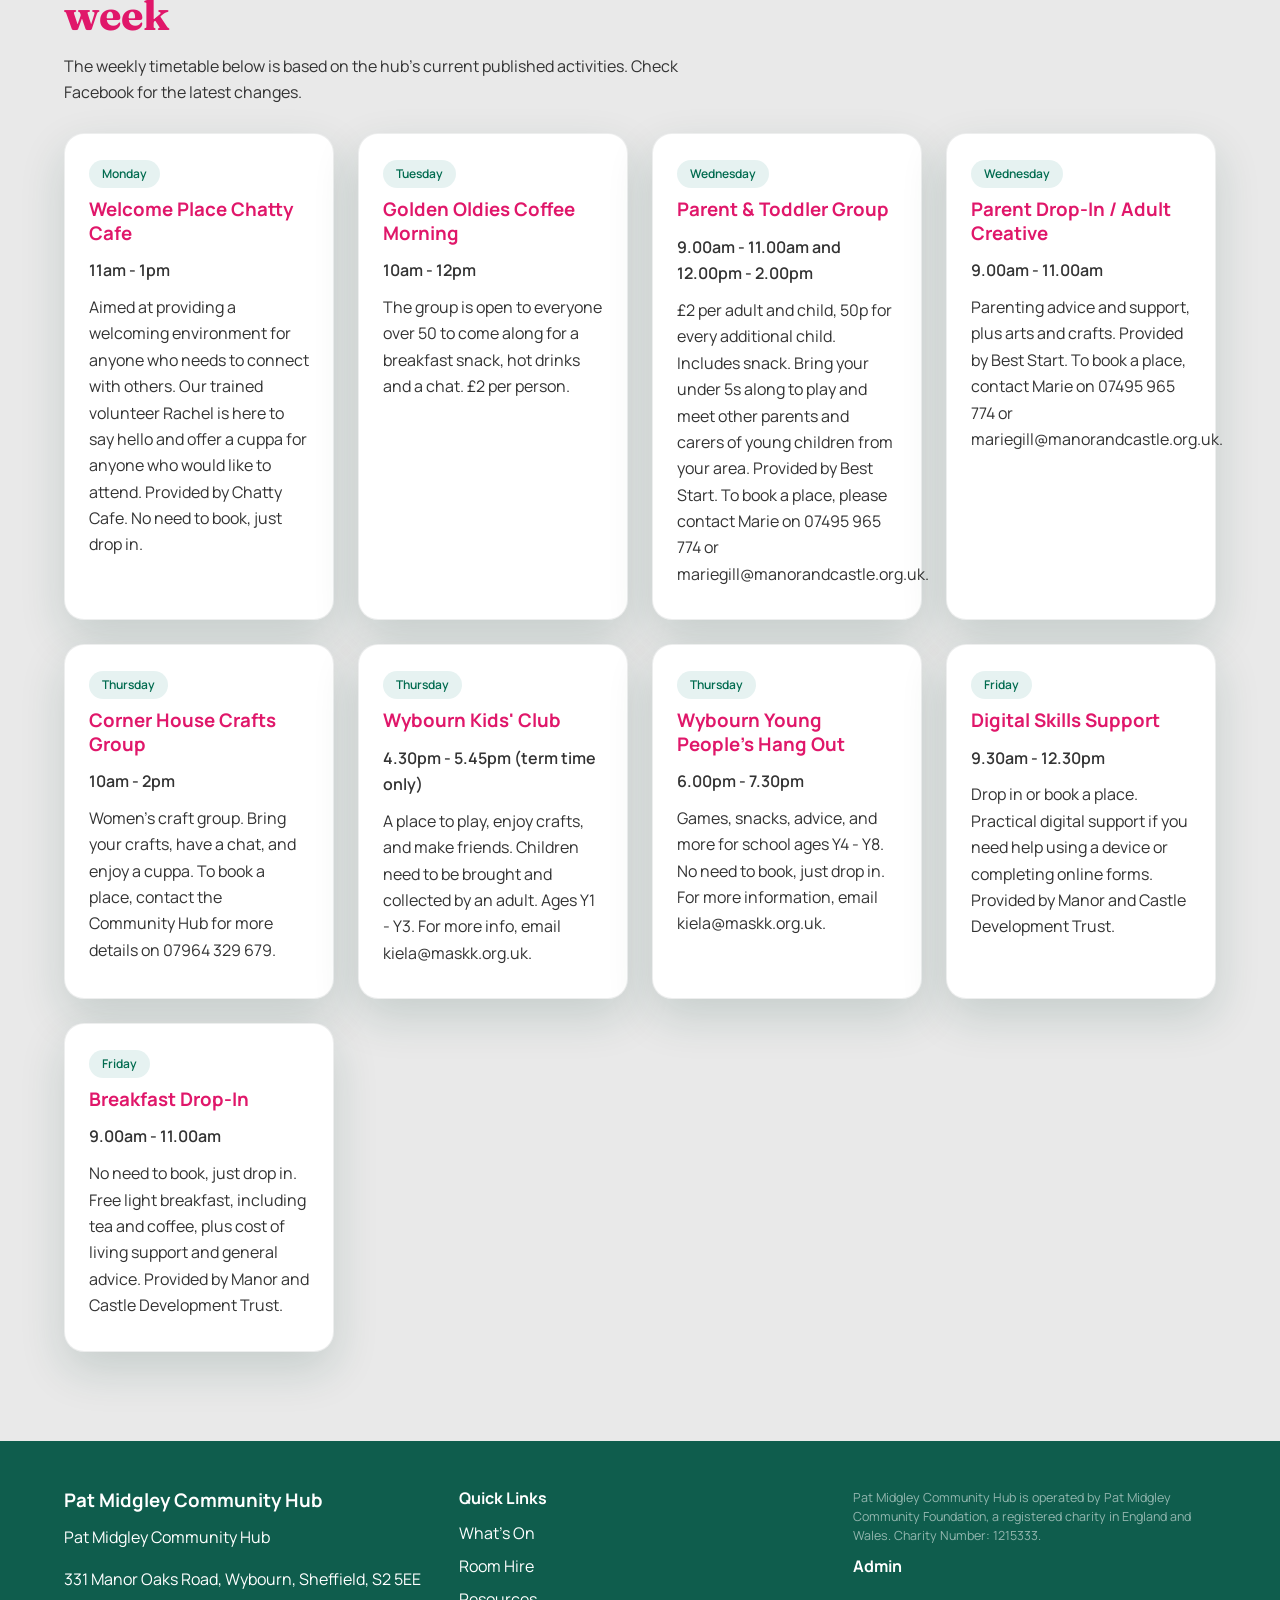
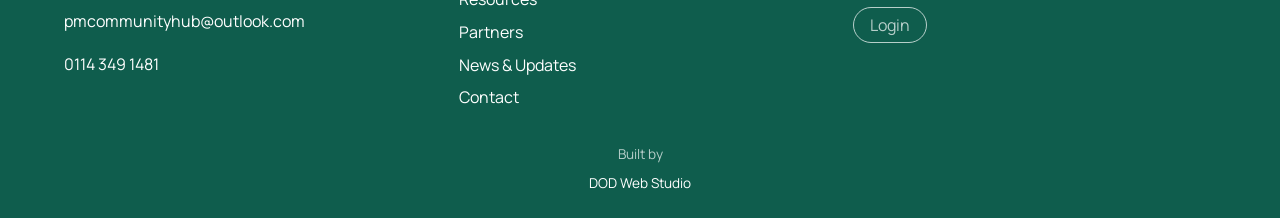
<file: whats-on.html>
<!doctype html>
<html lang="en">
<head>
  <meta charset="utf-8">
  <meta name="viewport" content="width=device-width, initial-scale=1">
  <title>What's On | Pat Midgley Community Hub</title>
  <link rel="icon" href="images/patmidgley-logo-transparent.png">
  <link rel="apple-touch-icon" href="images/patmidgley-logo-transparent.png">
  <meta name="description" content="One-off events and weekly activities at Pat Midgley Community Hub in Wybourn, Sheffield.">
  <link rel="preconnect" href="https://fonts.googleapis.com">
  <link rel="preconnect" href="https://fonts.gstatic.com" crossorigin>
  <link href="https://fonts.googleapis.com/css2?family=Fraunces:opsz,wght@9..144,600;9..144,700&family=Manrope:wght@400;500;600;700&display=swap" rel="stylesheet">
  <link rel="stylesheet" href="styles.css?v=20260703">
  <script defer src="script.js?v=20260703"></script>
</head>
<body>
  <a class="skip-link" href="#main">Skip to content</a>
  <header class="site-header">
    <div class="nav-shell">
      <a class="brand" href="index.html">
        <img src="images/patmidgley-logo-transparent.png" alt="Pat Midgley Community Foundation logo">
        <span class="brand-text">
          <span class="brand-title">Pat Midgley Community Hub</span>
          <span class="brand-tag">Wybourn, Sheffield</span>
        </span>
      </a>
      <button class="nav-toggle" type="button" aria-expanded="false" aria-controls="site-nav">Menu</button>
      <nav class="site-nav" id="site-nav" aria-label="Primary">
        <a href="index.html">Home</a>
        <a href="about.html">About</a>
        <a class="is-active" href="whats-on.html">What's On</a>
        <a href="room-hire.html">Room Hire</a>
        <a href="wybourn-works.html">Resources</a>
        <a href="book-online.html">Partners</a>
        <a href="news.html">News &amp; Updates</a>
        <a href="team.html">Meet the Team</a>
        <a href="contact.html">Contact</a>
      </nav>
    </div>
  </header>

  <main id="main">
    <section class="page-hero compact-hero">
      <div class="page-hero-inner">
        <div class="reveal">
          <p class="eyebrow">What's On</p>
          <h1>One-off events and weekly activities</h1>
          <p>We use this page for both special one-off events and the regular weekly timetable. Facebook is the quickest place to check for last-minute updates, extra details, and fresh posters.</p>
          <div class="page-hero-actions">
            <a class="btn btn-primary" href="https://www.facebook.com/patmidgleych/" target="_blank" rel="noopener">Follow on Facebook</a>
            <a class="btn btn-ghost" href="mailto:pmcommunityhub@outlook.com">Email the hub</a>
          </div>
        </div>
        <div class="page-hero-media reveal">
          <img src="images/chatty-cafe.jpg" alt="Chatty Cafe session at the hub">
        </div>
      </div>
    </section>

    <section class="section section-cream">
      <div class="section-inner">
        <div class="section-header reveal">
          <p class="eyebrow">One-off Events</p>
          <h2>Special dates for the diary</h2>
          <p>Community celebrations, themed events, and special seasonal activities.</p>
        </div>
        <div class="schedule-grid" data-one-off-events>
          <p class="meta schedule-status">Loading one-off events...</p>
        </div>
        <noscript>
          <p class="meta">Please enable JavaScript to view one-off events.</p>
        </noscript>
      </div>
    </section>

    <section class="section section-sand">
      <div class="section-inner">
        <div class="section-header reveal">
          <p class="eyebrow">Weekly Schedule</p>
          <h2>Regular sessions through the week</h2>
          <p>The weekly timetable below is based on the hub's current published activities. Check Facebook for the latest changes.</p>
        </div>
        <div class="schedule-grid" data-weekly-schedule>
          <p class="meta schedule-status">Loading weekly timetable...</p>
        </div>
        <noscript>
          <p class="meta">Please enable JavaScript to view the weekly timetable.</p>
        </noscript>
      </div>
    </section>
  </main>

  <footer class="site-footer">
    <div class="section-inner footer-grid">
      <div>
        <h3>Pat Midgley Community Hub</h3>
        <p>Pat Midgley Community Hub</p>
        <p>331 Manor Oaks Road, Wybourn, Sheffield, S2 5EE</p>
        <p>pmcommunityhub@outlook.com</p>
        <p>0114 349 1481</p>
      </div>
      <div>
        <h4>Quick Links</h4>
        <a href="whats-on.html">What's On</a>
        <a href="room-hire.html">Room Hire</a>
        <a href="wybourn-works.html">Resources</a>
        <a href="book-online.html">Partners</a>
        <a href="news.html">News &amp; Updates</a>
        <a href="contact.html">Contact</a>
      </div>
      <div class="footer-admin">
        <p class="footer-charity">Pat Midgley Community Hub is operated by Pat Midgley Community Foundation, a registered charity in England and Wales. Charity Number: 1215333.</p>
        <h4>Admin</h4>
        <div class="admin-login"><a class="admin-pill" href="/admin/">Login</a></div>
      </div>
    </div>
    <div class="footer-legal">
      <p>Built by <a href="https://dodwebstudio.com" target="_blank" rel="noopener">DOD Web Studio</a></p>
    </div>
  </footer>
</body>
</html>
</file>
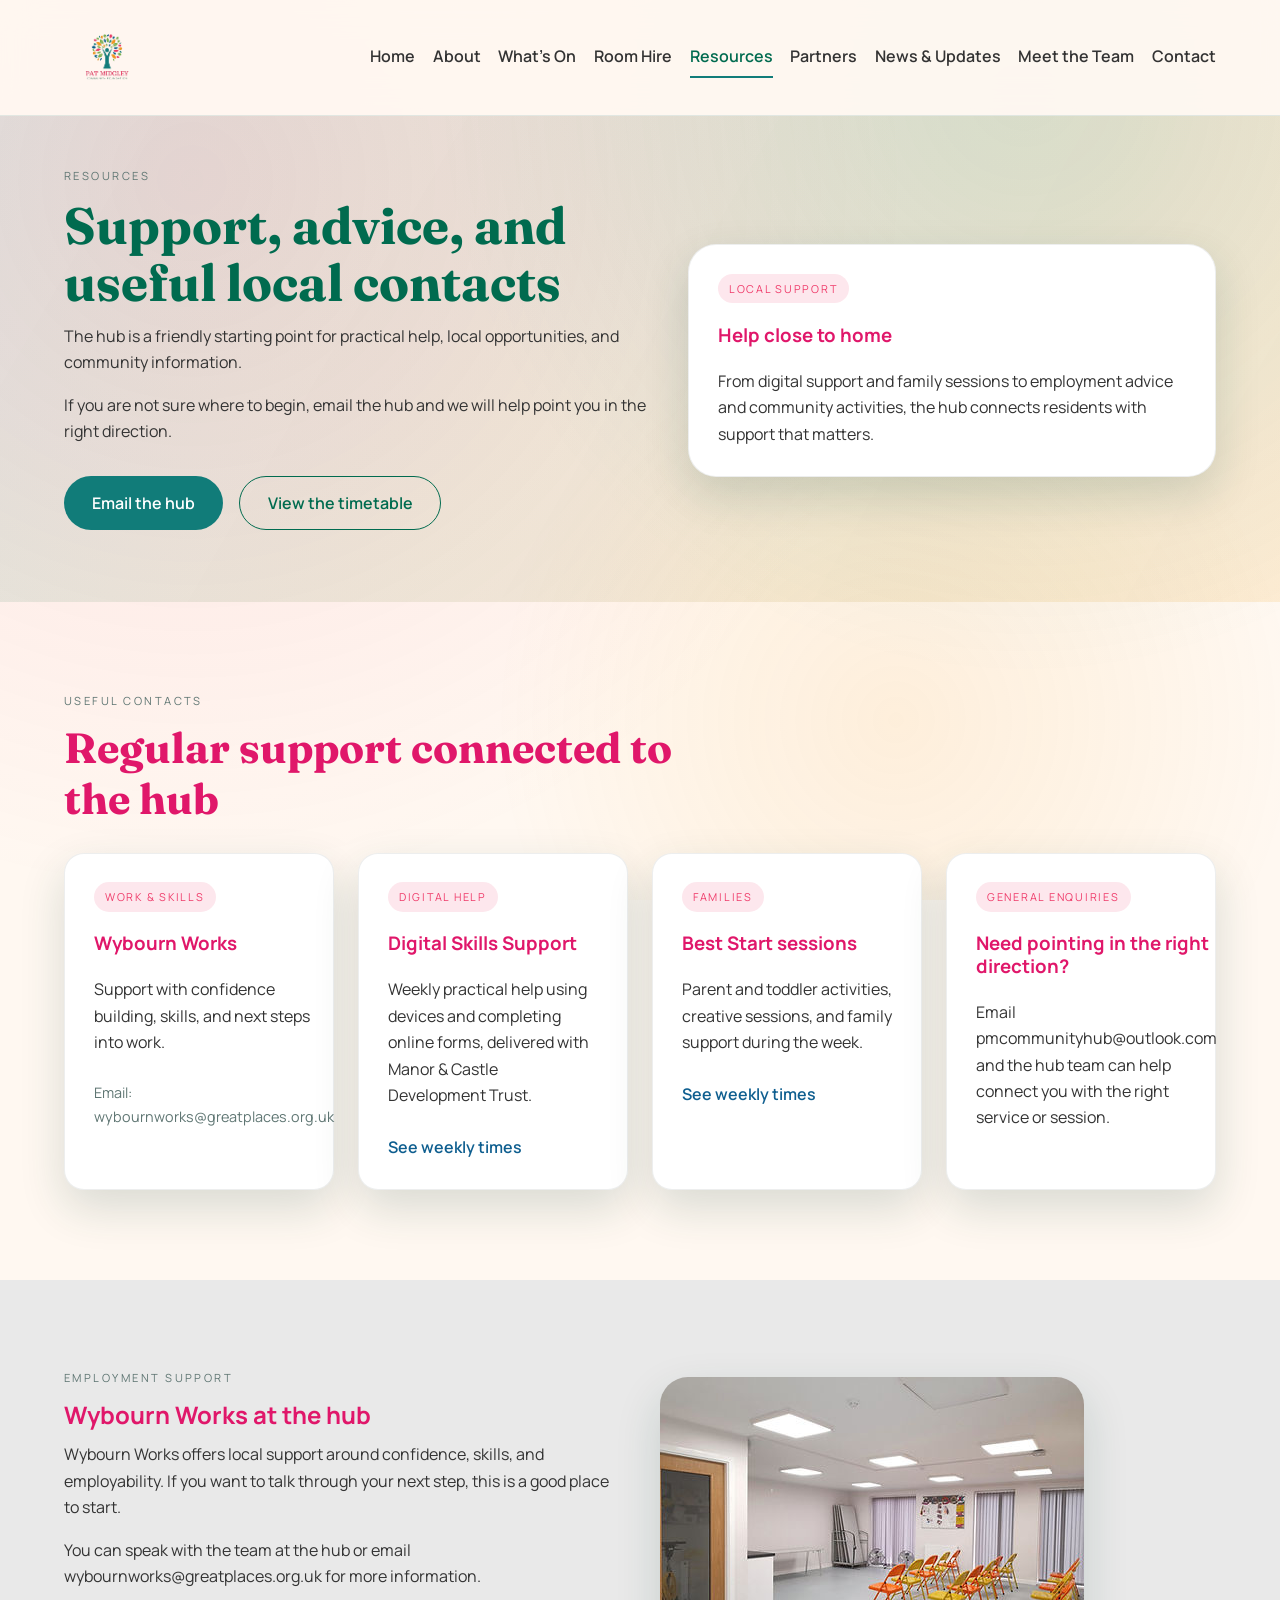
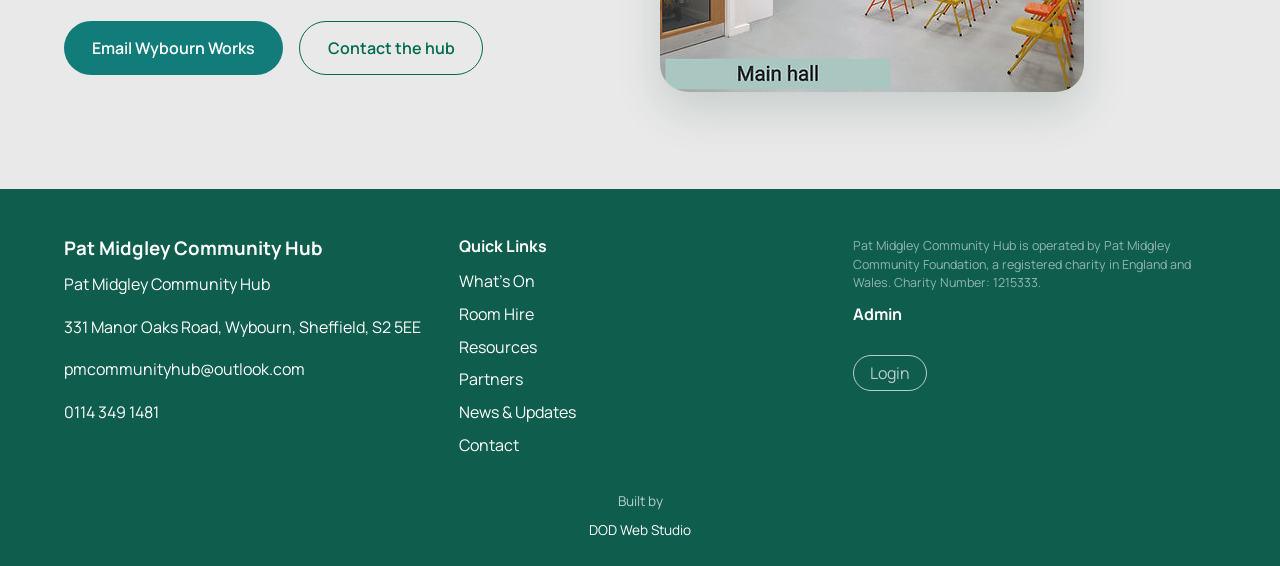
<file: wybourn-works.html>
<!doctype html>
<html lang="en">
<head>
  <meta charset="utf-8">
  <meta name="viewport" content="width=device-width, initial-scale=1">
  <title>Resources | Pat Midgley Community Hub</title>
  <link rel="icon" href="images/patmidgley-logo-transparent.png">
  <link rel="apple-touch-icon" href="images/patmidgley-logo-transparent.png">
  <meta name="description" content="Local support, useful contacts, and practical resources connected to Pat Midgley Community Hub in Wybourn, Sheffield.">
  <link rel="preconnect" href="https://fonts.googleapis.com">
  <link rel="preconnect" href="https://fonts.gstatic.com" crossorigin>
  <link href="https://fonts.googleapis.com/css2?family=Fraunces:opsz,wght@9..144,600;9..144,700&family=Manrope:wght@400;500;600;700&display=swap" rel="stylesheet">
  <link rel="stylesheet" href="styles.css?v=20260703">
  <script defer src="script.js?v=20260703"></script>
</head>
<body>
  <a class="skip-link" href="#main">Skip to content</a>
  <header class="site-header">
    <div class="nav-shell">
      <a class="brand" href="index.html">
        <img src="images/patmidgley-logo-transparent.png" alt="Pat Midgley Community Foundation logo">
        <span class="brand-text">
          <span class="brand-title">Pat Midgley Community Hub</span>
          <span class="brand-tag">Wybourn, Sheffield</span>
        </span>
      </a>
      <button class="nav-toggle" type="button" aria-expanded="false" aria-controls="site-nav">Menu</button>
      <nav class="site-nav" id="site-nav" aria-label="Primary">
        <a href="index.html">Home</a>
        <a href="about.html">About</a>
        <a href="whats-on.html">What's On</a>
        <a href="room-hire.html">Room Hire</a>
        <a class="is-active" href="wybourn-works.html">Resources</a>
        <a href="book-online.html">Partners</a>
        <a href="news.html">News &amp; Updates</a>
        <a href="team.html">Meet the Team</a>
        <a href="contact.html">Contact</a>
      </nav>
    </div>
  </header>

  <main id="main" data-page-json="data/resources.json">
    <section class="page-hero compact-hero section-sage">
      <div class="page-hero-inner">
        <div class="reveal">
          <p class="eyebrow" data-field="hero.eyebrow">Resources</p>
          <h1 data-field="hero.title">Support, advice, and useful local contacts</h1>
          <p data-field="hero.paragraph_1">The hub is a friendly starting point for practical help, local opportunities, and community information.</p>
          <p data-field="hero.paragraph_2">If you are not sure where to begin, email the hub and we will help point you in the right direction.</p>
          <div class="page-hero-actions">
            <a class="btn btn-primary" href="mailto:pmcommunityhub@outlook.com">Email the hub</a>
            <a class="btn btn-ghost" href="whats-on.html">View the timetable</a>
          </div>
        </div>
        <div class="page-hero-card reveal">
          <span class="tag" data-field="hero.card_tag">Local Support</span>
          <h3 data-field="hero.card_title">Help close to home</h3>
          <p data-field="hero.card_text">From digital support and family sessions to employment advice and community activities, the hub connects residents with support that matters.</p>
        </div>
      </div>
    </section>

    <section class="section">
      <div class="section-inner">
        <div class="section-header reveal">
          <p class="eyebrow">Useful Contacts</p>
          <h2>Regular support connected to the hub</h2>
        </div>
        <div class="card-grid" data-resource-cards>
          <article class="card reveal">
            <span class="tag">Work &amp; Skills</span>
            <h3>Wybourn Works</h3>
            <p>Support with confidence building, skills, and next steps into work.</p>
            <p class="mini">Email: wybournworks@greatplaces.org.uk</p>
          </article>
          <article class="card reveal" style="--delay: 0.05s;">
            <span class="tag">Digital Help</span>
            <h3>Digital Skills Support</h3>
            <p>Weekly practical help using devices and completing online forms, delivered with Manor &amp; Castle Development Trust.</p>
            <a class="text-link" href="whats-on.html">See weekly times</a>
          </article>
          <article class="card reveal" style="--delay: 0.1s;">
            <span class="tag">Families</span>
            <h3>Best Start sessions</h3>
            <p>Parent and toddler activities, creative sessions, and family support during the week.</p>
            <a class="text-link" href="whats-on.html">See weekly times</a>
          </article>
          <article class="card reveal" style="--delay: 0.15s;">
            <span class="tag">General Enquiries</span>
            <h3>Need pointing in the right direction?</h3>
            <p>Email pmcommunityhub@outlook.com and the hub team can help connect you with the right service or session.</p>
          </article>
        </div>
      </div>
    </section>

    <section class="section section-sand">
      <div class="section-inner split">
        <div class="split-text reveal">
          <p class="eyebrow" data-field="employment.eyebrow">Employment Support</p>
          <h2 data-field="employment.title">Wybourn Works at the hub</h2>
          <p data-field="employment.paragraph_1">Wybourn Works offers local support around confidence, skills, and employability. If you want to talk through your next step, this is a good place to start.</p>
          <p data-field="employment.paragraph_2">You can speak with the team at the hub or email wybournworks@greatplaces.org.uk for more information.</p>
          <div class="page-hero-actions">
            <a class="btn btn-primary" href="mailto:wybournworks@greatplaces.org.uk">Email Wybourn Works</a>
            <a class="btn btn-ghost" href="contact.html">Contact the hub</a>
          </div>
        </div>
        <div class="split-media reveal">
          <img data-field="employment.image" data-field-attr="src" src="images/activity-space.jpg" alt="Activity space at the hub">
        </div>
      </div>
    </section>
  </main>

  <footer class="site-footer">
    <div class="section-inner footer-grid">
      <div>
        <h3>Pat Midgley Community Hub</h3>
        <p>Pat Midgley Community Hub</p>
        <p>331 Manor Oaks Road, Wybourn, Sheffield, S2 5EE</p>
        <p>pmcommunityhub@outlook.com</p>
        <p>0114 349 1481</p>
      </div>
      <div>
        <h4>Quick Links</h4>
        <a href="whats-on.html">What's On</a>
        <a href="room-hire.html">Room Hire</a>
        <a href="wybourn-works.html">Resources</a>
        <a href="book-online.html">Partners</a>
        <a href="news.html">News &amp; Updates</a>
        <a href="contact.html">Contact</a>
      </div>
      <div class="footer-admin">
        <p class="footer-charity">Pat Midgley Community Hub is operated by Pat Midgley Community Foundation, a registered charity in England and Wales. Charity Number: 1215333.</p>
        <h4>Admin</h4>
        <div class="admin-login"><a class="admin-pill" href="/admin/">Login</a></div>
      </div>
    </div>
    <div class="footer-legal">
      <p>Built by <a href="https://dodwebstudio.com" target="_blank" rel="noopener">DOD Web Studio</a></p>
    </div>
  </footer>
</body>
</html>
</file>
<file: styles.css>
:root {
  --canvas: #fff8f1;
  --ink: #006b4f;
  --ink-soft: #0e5e8f;
  --muted: #5f7673;
  --accent: #117c79;
  --accent-dark: #006b4f;
  --secondary: #ef3b6a;
  --sun: #f3a11a;
  --sage: #7cb342;
  --sand: #e9e9e9;
  --cream: #fff8f1;
  --paper: #ffffff;
  --shadow: 0 18px 45px rgba(17, 67, 58, 0.16);
  --radius: 20px;
  --radius-lg: 28px;
  --gutter: clamp(1.25rem, 4vw, 2.75rem);
  --space-1: 0.5rem;
  --space-2: 0.85rem;
  --space-3: 1.25rem;
  --space-4: 1.75rem;
  --space-5: 2.5rem;
  --space-6: 3.5rem;
}

* {
  box-sizing: border-box;
}

html {
  scroll-behavior: smooth;
}

body {
  margin: 0;
  font-family: "Manrope", "Segoe UI", sans-serif;
  color: #333333;
  background: var(--canvas);
  line-height: 1.65;
  position: relative;
  -ms-overflow-style: none;
}

html {
  scrollbar-width: none;
}

body::-webkit-scrollbar {
  width: 0;
  height: 0;
}

body::before {
  content: "";
  position: fixed;
  inset: 0;
  background: radial-gradient(circle at 15% 20%, rgba(239, 59, 106, 0.12), transparent 55%),
    radial-gradient(circle at 80% 10%, rgba(17, 124, 121, 0.14), transparent 45%),
    radial-gradient(circle at 70% 80%, rgba(243, 161, 26, 0.1), transparent 35%);
  pointer-events: none;
  z-index: -1;
}

a {
  color: inherit;
  text-decoration: none;
}

img {
  max-width: 100%;
  display: block;
}

.img-top {
  object-position: center top;
}

section {
  scroll-margin-top: 110px;
}

h1,
h2,
h3,
h4 {
  margin: 0 0 0.75rem;
  line-height: 1.2;
  transition: color 0.2s ease;
}

h1 {
  color: var(--ink);
}

h2,
h3 {
  color: #e0176a;
}

h4 {
  color: #333333;
}

h1:hover,
h2:hover,
h3:hover,
h4:hover {
  color: var(--ink);
}

p {
  margin: 0 0 1rem;
}

p:last-child {
  margin-bottom: 0;
}

ul,
ol {
  margin: 0 0 1rem;
  padding-left: 1.2rem;
}

ul:last-child,
ol:last-child {
  margin-bottom: 0;
}

.skip-link {
  position: absolute;
  left: 1rem;
  top: -3rem;
  background: var(--ink);
  color: var(--paper);
  padding: 0.5rem 1rem;
  border-radius: 999px;
  z-index: 200;
  transition: top 0.2s ease;
}

.skip-link:focus {
  top: 1rem;
}

.site-header {
  position: sticky;
  top: 0;
  z-index: 100;
  backdrop-filter: blur(16px);
  background: rgba(255, 248, 241, 0.92);
  border-bottom: 1px solid rgba(17, 124, 121, 0.12);
  transition: box-shadow 0.3s ease;
}

.site-header.scrolled {
  box-shadow: 0 10px 30px rgba(17, 67, 58, 0.12);
}

.nav-shell {
  max-width: 1240px;
  margin: 0 auto;
  padding: 0.9rem var(--gutter);
  display: flex;
  align-items: center;
  justify-content: space-between;
  gap: 1.5rem;
  position: relative;
}

.brand {
  display: flex;
  align-items: center;
  gap: 0;
}

.brand img {
  width: auto;
  height: 86px;
  border-radius: 0;
  object-fit: contain;
  background: transparent;
  padding: 0;
  box-shadow: none;
}

.brand-text {
  display: none;
}

.brand-title {
  font-family: "Fraunces", "Times New Roman", serif;
  font-size: 1.1rem;
  font-weight: 700;
}

.brand-tag {
  font-size: 0.68rem;
  text-transform: uppercase;
  letter-spacing: 0.2em;
  color: var(--muted);
}

.nav-toggle {
  display: none;
  background: var(--paper);
  border: 1px solid rgba(27, 45, 42, 0.2);
  border-radius: 999px;
  padding: 0.5rem 1.2rem;
  font-weight: 600;
}

.site-nav {
  display: flex;
  align-items: center;
  gap: 1.1rem;
  font-weight: 600;
}

.site-nav a {
  position: relative;
  padding-bottom: 0.2rem;
}

.site-nav a::after {
  content: "";
  position: absolute;
  left: 0;
  bottom: -6px;
  width: 0;
  height: 2px;
  background: var(--accent);
  transition: width 0.3s ease;
}

.site-nav a:hover::after,
.site-nav a:focus::after,
.site-nav a.is-active::after {
  width: 100%;
}

.site-nav a.is-active {
  color: var(--accent-dark);
}

.btn {
  display: inline-flex;
  align-items: center;
  justify-content: center;
  padding: 0.8rem 1.7rem;
  border-radius: 999px;
  border: 1px solid transparent;
  font-weight: 600;
  transition: transform 0.2s ease, box-shadow 0.2s ease, background 0.2s ease;
  cursor: pointer;
}

.btn:hover {
  transform: translateY(-2px);
  box-shadow: 0 12px 24px rgba(17, 67, 58, 0.14);
}

.btn-static {
  cursor: default;
  pointer-events: none;
}

.btn-static:hover {
  transform: none;
  box-shadow: none;
}

.btn-primary {
  background: var(--accent);
  color: var(--paper);
}

.btn-ghost {
  border-color: var(--ink);
  color: var(--ink);
  background: transparent;
}

.btn-dark {
  background: var(--ink);
  color: var(--paper);
}

.btn-small {
  padding: 0.6rem 1.2rem;
  background: var(--ink);
  color: var(--paper);
}

.hero {
  padding: 4.5rem 0 4rem;
  position: relative;
  overflow: hidden;
}

.hero::before,
.hero::after {
  content: "";
  position: absolute;
  border-radius: 50%;
  background: radial-gradient(circle, rgba(239, 59, 106, 0.2) 0%, rgba(239, 59, 106, 0) 70%);
  width: 420px;
  height: 420px;
  top: -160px;
  right: -120px;
}

.hero::after {
  background: radial-gradient(circle, rgba(17, 124, 121, 0.2) 0%, rgba(17, 124, 121, 0) 70%);
  width: 360px;
  height: 360px;
  top: auto;
  bottom: -200px;
  left: -140px;
}

.hero-inner {
  max-width: 1240px;
  margin: 0 auto;
  padding: 0 var(--gutter);
  display: grid;
  grid-template-columns: 1.05fr 0.95fr;
  gap: var(--space-5);
  align-items: start;
  position: relative;
}

.eyebrow {
  text-transform: uppercase;
  letter-spacing: 0.22em;
  font-size: 0.7rem;
  color: var(--muted);
  margin-bottom: 0.8rem;
}

.hero h1 {
  font-family: "Fraunces", "Times New Roman", serif;
  font-size: clamp(2.8rem, 4.4vw, 4.2rem);
  line-height: 1.05;
}

.page-hero h1 {
  font-family: "Fraunces", "Times New Roman", serif;
  font-size: clamp(2.5rem, 4vw, 3.6rem);
  line-height: 1.1;
}

.lead {
  font-size: 1.1rem;
  max-width: 520px;
}

.hero-inline-media {
  display: grid;
  grid-template-columns: repeat(2, minmax(140px, 1fr));
  gap: 0.85rem;
  margin: 1.35rem 0 1.2rem;
}

.hero-inline-media img {
  width: 100%;
  height: 140px;
  border-radius: 16px;
  object-fit: cover;
  box-shadow: var(--shadow);
}

.hero-actions,
.page-hero-actions {
  display: flex;
  gap: 1rem;
  flex-wrap: wrap;
  margin: 2rem 0 1.5rem;
}

.hero-info {
  display: grid;
  grid-template-columns: repeat(auto-fit, minmax(180px, 1fr));
  gap: 1rem;
}

.info-card {
  background: rgba(255, 255, 255, 0.85);
  border-radius: var(--radius);
  padding: 1rem 1.2rem;
  box-shadow: var(--shadow);
  border: 1px solid rgba(27, 45, 42, 0.08);
  display: grid;
  gap: 0.4rem;
  min-width: 0;
}

.info-label {
  display: block;
  font-size: 0.65rem;
  letter-spacing: 0.18em;
  text-transform: uppercase;
  color: var(--muted);
}

.info-card span {
  overflow-wrap: anywhere;
  word-break: break-word;
}

.hero-badges {
  display: flex;
  gap: 1rem;
  align-items: center;
  margin-top: 2rem;
  background: rgba(255, 255, 255, 0.78);
  border-radius: var(--radius);
  padding: 0.8rem 1rem;
  border: 1px solid rgba(27, 45, 42, 0.08);
  flex-wrap: wrap;
}

.hero-badges img {
  width: 54px;
  height: 54px;
  border-radius: 50%;
  padding: 0.4rem;
  background: var(--paper);
  box-shadow: 0 8px 18px rgba(27, 45, 42, 0.18);
}

.tag {
  display: inline-block;
  background: rgba(239, 59, 106, 0.12);
  color: var(--secondary);
  font-size: 0.68rem;
  letter-spacing: 0.16em;
  text-transform: uppercase;
  padding: 0.35rem 0.7rem;
  border-radius: 999px;
  margin-bottom: 0.7rem;
  width: fit-content;
  justify-self: start;
  align-self: start;
}

.mini {
  margin: 0;
  font-size: 0.9rem;
  color: var(--muted);
}

.hero-media {
  display: grid;
  gap: 1.5rem;
}

.hero-collage {
  display: grid;
  grid-template-columns: repeat(6, 1fr);
  grid-auto-rows: 70px;
  gap: 0.75rem;
}

.hero-img {
  border-radius: 18px;
  width: 100%;
  height: 100%;
  object-fit: cover;
  box-shadow: var(--shadow);
}

.hero-img--main {
  grid-column: 1 / span 6;
  grid-row: 1 / span 4;
}

.hero-img--side {
  grid-column: 1 / span 3;
  grid-row: 5 / span 3;
}

.hero-img--portrait {
  grid-column: 4 / span 3;
  grid-row: 5 / span 3;
}

.hero-img--activity {
  grid-column: 2 / span 4;
  grid-row: 8 / span 3;
}

.hero-note {
  background: var(--paper);
  border-radius: var(--radius-lg);
  padding: 1.5rem;
  box-shadow: var(--shadow);
  border: 1px solid rgba(27, 45, 42, 0.08);
  display: grid;
  gap: 0.6rem;
}

.hero-note h3 {
  font-family: "Fraunces", "Times New Roman", serif;
}

.page-hero {
  padding: 4.5rem 0 3.5rem;
}

.page-hero.compact-hero {
  padding: 3.2rem 0 3rem;
}

.faq-hero {
  padding-bottom: 2rem;
}

.page-hero-inner {
  max-width: 1240px;
  margin: 0 auto;
  padding: 0 var(--gutter);
  display: grid;
  grid-template-columns: 1.05fr 0.95fr;
  gap: var(--space-5);
  align-items: center;
}

.page-hero-card {
  background: var(--paper);
  border-radius: var(--radius-lg);
  padding: 1.8rem;
  box-shadow: var(--shadow);
  border: 1px solid rgba(27, 45, 42, 0.08);
  display: grid;
  gap: 0.6rem;
}

.page-hero-media {
  display: grid;
  gap: 1rem;
}

.page-hero-media img {
  border-radius: var(--radius-lg);
  box-shadow: var(--shadow);
}

.hero-media-fill {
  align-self: start;
  justify-self: stretch;
  height: clamp(280px, 40vw, 420px);
}

.hero-media-fill img {
  width: 100%;
  height: 100%;
  object-fit: cover;
  object-position: center top;
}

.text-link {
  font-weight: 600;
  color: var(--ink-soft);
}

.section {
  padding: clamp(3.5rem, 7vw, 6.5rem) 0;
}

.faq-section {
  padding-top: 2rem;
}

.section-inner {
  max-width: 1240px;
  margin: 0 auto;
  padding: 0 var(--gutter);
}

.section-header {
  max-width: 680px;
  margin-bottom: var(--space-4);
}

.section-header h2 {
  font-family: "Fraunces", "Times New Roman", serif;
  font-size: clamp(2.1rem, 3.3vw, 3rem);
}

.section-header p:last-child {
  margin-bottom: 0;
}

.split {
  display: grid;
  gap: var(--space-5);
  align-items: center;
  grid-template-columns: repeat(auto-fit, minmax(280px, 1fr));
}

.split-media img {
  border-radius: var(--radius-lg);
  box-shadow: var(--shadow);
}

.split-media--about img {
  width: 100%;
  aspect-ratio: 3 / 2;
  object-fit: cover;
}

.media-card {
  margin-top: 1.5rem;
  background: var(--paper);
  border-radius: var(--radius);
  padding: 1.3rem;
  box-shadow: var(--shadow);
  border: 1px solid rgba(27, 45, 42, 0.08);
  display: grid;
  gap: 0.6rem;
}

.milestone-grid {
  display: grid;
  gap: 1rem;
  grid-template-columns: repeat(auto-fit, minmax(180px, 1fr));
  margin-top: 2rem;
}

.milestone {
  background: var(--paper);
  border-radius: var(--radius);
  padding: 1rem 1.2rem;
  box-shadow: var(--shadow);
  border: 1px solid rgba(27, 45, 42, 0.08);
  display: grid;
  gap: 0.3rem;
}

.milestone-label {
  font-size: 0.7rem;
  letter-spacing: 0.18em;
  text-transform: uppercase;
  color: var(--muted);
}

.milestone-value {
  font-size: 1.2rem;
  font-weight: 700;
}

.milestone-note {
  font-size: 0.9rem;
  color: var(--muted);
}

.memorial {
  background: var(--sand);
}

.dates {
  font-weight: 600;
  color: var(--ink-soft);
}

.section-sand {
  background: var(--sand);
}

.section-sage {
  background: linear-gradient(120deg, rgba(17, 124, 121, 0.12), rgba(243, 161, 26, 0.14));
}

.section-ink {
  background: #1f2f2a;
  color: var(--paper);
}

.section-ink .section-header .eyebrow,
.section-ink .section-header p {
  color: rgba(255, 255, 255, 0.72);
}

.section-ink h1,
.section-ink h2,
.section-ink h3,
.section-ink h4 {
  color: var(--paper);
}

.site-footer h2,
.site-footer h3,
.site-footer h4 {
  color: var(--paper);
}

.section-ink .btn-ghost {
  border-color: var(--paper);
  color: var(--paper);
}

.section-ink .page-hero-card {
  color: var(--ink);
}

.section-cream {
  background: var(--cream);
}

.news-section {
  position: relative;
}

.news-section::before {
  content: "";
  position: absolute;
  top: 0;
  left: 0;
  right: 0;
  height: 1px;
  background: rgba(27, 45, 42, 0.08);
}

.card-grid,
.news-grid,
.schedule-grid,
.pricing-grid,
.space-grid,
.faq-grid {
  display: grid;
  gap: 1.5rem;
}

.card-grid {
  grid-template-columns: repeat(auto-fit, minmax(230px, 1fr));
  align-items: stretch;
  grid-auto-rows: 1fr;
}

.card {
  background: var(--paper);
  border-radius: var(--radius);
  padding: 1.8rem;
  box-shadow: var(--shadow);
  border: 1px solid rgba(27, 45, 42, 0.08);
  display: grid;
  gap: 0.6rem;
  height: 100%;
  align-content: start;
}

.card > .text-link {
  margin-top: auto;
}

.schedule-grid {
  grid-template-columns: repeat(auto-fit, minmax(230px, 1fr));
}

.schedule-status {
  grid-column: 1 / -1;
}

.admin-login {
  margin-top: 1rem;
}

.schedule-card {
  background: var(--paper);
  border-radius: var(--radius);
  padding: 1.6rem 1.5rem 2rem;
  box-shadow: var(--shadow);
  border: 1px solid rgba(27, 45, 42, 0.08);
  display: flex;
  flex-direction: column;
  gap: 0.65rem;
}

.schedule-media {
  margin: -1.5rem -1.5rem 0;
}

.schedule-media img {
  width: 100%;
  height: 180px;
  object-fit: cover;
  border-radius: calc(var(--radius) - 4px) calc(var(--radius) - 4px) 0 0;
}

.day-pill {
  display: inline-flex;
  align-items: center;
  justify-content: center;
  background: rgba(17, 124, 121, 0.1);
  color: var(--accent-dark);
  font-weight: 600;
  border-radius: 999px;
  padding: 0 0.8rem;
  font-size: 0.75rem;
  line-height: 1;
  height: 28px;
  width: max-content;
  justify-self: start;
  align-self: start;
  white-space: nowrap;
}

.schedule-card h3 {
  margin: 0;
  line-height: 1.25;
}

.schedule-card p {
  margin: 0;
}

.schedule-card .time {
  margin-top: 0.1rem;
}

.time {
  font-weight: 600;
}

.meta {
  color: var(--muted);
  font-size: 0.9rem;
}

.pricing-grid {
  grid-template-columns: repeat(auto-fit, minmax(240px, 1fr));
  margin-bottom: 2rem;
}

.pricing-card {
  background: var(--paper);
  border-radius: var(--radius);
  padding: 1.6rem;
  box-shadow: var(--shadow);
  display: grid;
  gap: 0.6rem;
}

.space-grid {
  grid-template-columns: repeat(auto-fit, minmax(210px, 1fr));
}

.space-card {
  background: var(--paper);
  border-radius: var(--radius);
  overflow: hidden;
  box-shadow: var(--shadow);
  border: 1px solid rgba(27, 45, 42, 0.08);
}

.space-card figcaption {
  padding: 1rem 1.2rem 1.4rem;
  display: grid;
  gap: 0.4rem;
}

.list {
  list-style: none;
  padding: 0;
  margin: 1.5rem 0;
  display: grid;
  gap: 0.75rem;
}

.list li {
  position: relative;
  padding-left: 1.8rem;
}

.list li::before {
  content: "\2022";
  position: absolute;
  left: 0;
  color: var(--accent-dark);
  font-weight: 700;
}

.news-grid {
  grid-template-columns: 1fr;
  gap: 2rem;
}

.news-card {
  background: var(--paper);
  border-radius: var(--radius);
  padding: 0;
  box-shadow: var(--shadow);
  border: 1px solid rgba(27, 45, 42, 0.08);
  display: flex;
  align-items: stretch;
  gap: 0;
  color: var(--ink);
  overflow: hidden;
}

.news-card:nth-child(even) {
  flex-direction: row-reverse;
}

.news-card img {
  border-radius: 0;
  width: min(38%, 360px);
  min-width: 280px;
  aspect-ratio: 4 / 3;
  object-fit: cover;
  flex-shrink: 0;
}

.news-card-body {
  display: grid;
  gap: 0.75rem;
  padding: 1.8rem;
  align-content: start;
  flex: 1;
}

.news-card h3 {
  margin: 0;
  line-height: 1.25;
}

.news-card p {
  margin: 0;
}

.news-card p + p {
  margin-top: 0.65rem;
}

.news-card .card-meta {
  margin-bottom: 0.25rem;
}

.news-callout {
  display: grid;
  gap: 0.8rem;
}

.card-meta {
  color: var(--muted);
  font-size: 0.9rem;
}

.callout {
  background: var(--paper);
  border-radius: var(--radius-lg);
  padding: 2rem;
  box-shadow: var(--shadow);
  display: flex;
  align-items: center;
  justify-content: space-between;
  gap: 2rem;
  border: 1px solid rgba(27, 45, 42, 0.08);
}

.faq-grid {
  gap: 1rem;
}

.faq-item {
  background: var(--paper);
  border-radius: 16px;
  padding: 1rem 1.4rem;
  box-shadow: var(--shadow);
  border: 1px solid rgba(27, 45, 42, 0.08);
  overflow: hidden;
}

.faq-item summary {
  cursor: pointer;
  font-weight: 600;
  padding: 0.4rem 0;
  list-style: none;
  display: flex;
  align-items: center;
  gap: 0.6rem;
}

.faq-item summary::after {
  content: "\25be";
  margin-left: auto;
  font-size: 1.4rem;
  color: currentColor;
  transition: transform 0.3s ease;
}

.faq-item summary::-webkit-details-marker {
  display: none;
}

.faq-item::marker {
  display: none;
}

.faq-item[open] summary {
  margin-bottom: 0.6rem;
}

.faq-item[open] summary::after {
  transform: rotate(180deg);
}

.faq-answer {
  display: grid;
  gap: 0.6rem;
  max-height: 0;
  opacity: 0;
  transform: translateY(-14px);
  overflow: hidden;
  visibility: hidden;
  transition: max-height 0.7s ease, opacity 0.55s ease, transform 0.7s ease, visibility 0s linear 0.7s;
}

.faq-item[open] .faq-answer {
  max-height: 800px;
  opacity: 1;
  transform: translateY(0);
  visibility: visible;
  transition: max-height 0.7s ease, opacity 0.55s ease, transform 0.7s ease, visibility 0s;
  animation: faq-reveal 0.7s ease;
}

.faq-item:not([open]) > .faq-answer {
  display: grid;
}

@keyframes faq-reveal {
  from {
    opacity: 0;
    transform: translateY(-18px);
  }
  to {
    opacity: 1;
    transform: translateY(0);
  }
}

.faq-answer p {
  margin: 0;
}

.contact-grid {
  display: grid;
  grid-template-columns: repeat(auto-fit, minmax(260px, 1fr));
  gap: 2rem;
  align-items: start;
}

.map-section .section-header {
  margin-bottom: var(--space-3);
}

.map-embed {
  width: 100%;
  aspect-ratio: 16 / 9;
  border-radius: var(--radius-lg);
  overflow: hidden;
  box-shadow: var(--shadow);
  border: 1px solid rgba(27, 45, 42, 0.08);
  background: var(--paper);
}

.map-frame {
  width: 100%;
  height: 100%;
  border: 0;
  display: block;
}

.contact-info,
.contact-form {
  background: var(--paper);
  border-radius: var(--radius-lg);
  padding: 2rem;
  box-shadow: var(--shadow);
  display: grid;
  gap: 0.8rem;
}

.contact-actions {
  display: flex;
  gap: 1rem;
  flex-wrap: wrap;
  margin-top: 1rem;
}

.contact-form {
  gap: 1rem;
}

.contact-form label {
  display: grid;
  gap: 0.4rem;
  font-weight: 600;
}

input,
textarea {
  font: inherit;
  padding: 0.7rem 0.9rem;
  border-radius: 12px;
  border: 1px solid rgba(27, 45, 42, 0.2);
  background: #fafafa;
}

input:focus,
textarea:focus {
  outline: 2px solid rgba(17, 124, 121, 0.28);
  border-color: rgba(17, 124, 121, 0.55);
}

.subscribe {
  background: linear-gradient(120deg, rgba(239, 59, 106, 0.08), rgba(17, 124, 121, 0.14));
}

.subscribe-inner {
  display: grid;
  gap: 1.5rem;
  background: var(--paper);
  border-radius: var(--radius-lg);
  padding: 2.5rem;
  box-shadow: var(--shadow);
}

.subscribe-form {
  display: flex;
  gap: 1rem;
  flex-wrap: wrap;
}

.subscribe-form input {
  flex: 1 1 220px;
}

.subscribe-form .form-note {
  flex-basis: 100%;
}

.form-note {
  font-size: 0.85rem;
  color: var(--muted);
  margin: 0;
  display: none;
}

form.is-submitted .form-note {
  display: block;
}

.site-footer {
  background: #0f5d4d;
  color: var(--paper);
  padding: 3rem 0 1.5rem;
}

.footer-grid {
  display: grid;
  gap: 2rem;
  grid-template-columns: repeat(auto-fit, minmax(200px, 1fr));
  align-items: start;
}

.site-footer a {
  color: var(--paper);
  display: block;
  margin-top: 0.4rem;
}

.footer-legal {
  text-align: center;
  font-size: 0.85rem;
  color: rgba(255, 255, 255, 0.7);
  margin-top: 2rem;
}

.footer-admin {
  display: grid;
  gap: 0.15rem;
  align-content: start;
  justify-items: start;
}

.footer-charity {
  font-size: 0.78rem;
  color: rgba(255, 255, 255, 0.55);
  line-height: 1.5;
  margin: 0 0 0.6rem 0;
}

.footer-admin .admin-login {
  display: inline-flex;
  align-self: start;
}

.footer-admin .admin-pill {
  display: inline-flex;
  align-items: center;
  justify-content: center;
  padding: 0.35rem 1rem;
  min-height: 36px;
  border-radius: 999px;
  border: 1px solid rgba(255, 255, 255, 0.7);
  color: rgba(255, 255, 255, 0.7);
  font-weight: 400;
  text-decoration: none;
  line-height: 1;
  height: auto;
  width: fit-content;
  margin-top: 0;
}

.admin-pill:hover {
  box-shadow: none;
  transform: none;
  color: var(--paper);
  border-color: var(--paper);
  text-decoration: underline;
}

.reveal {
  opacity: 0;
  transform: translateY(18px);
  transition: opacity 0.7s ease, transform 0.7s ease;
  transition-delay: var(--delay, 0s);
}

.reveal.is-visible {
  opacity: 1;
  transform: translateY(0);
}

@media (prefers-reduced-motion: reduce) {
  html {
    scroll-behavior: auto;
  }

  .reveal,
  .btn {
    transition: none;
  }

  .faq-answer,
  .faq-item[open] .faq-answer {
    transition: none;
    animation: none;
  }
}

@media (max-width: 1024px) {
  .hero-inner,
  .page-hero-inner {
    grid-template-columns: 1fr;
  }

  .hero-collage {
    grid-auto-rows: 60px;
  }

  .hero-img--activity {
    grid-row: 7 / span 3;
  }
}

@media (max-width: 900px) {
  .nav-toggle {
    display: inline-flex;
  }

  .site-nav {
    position: absolute;
    top: 100%;
    right: var(--gutter);
    left: var(--gutter);
    background: var(--paper);
    border-radius: 18px;
    padding: 1rem 1.2rem;
    box-shadow: var(--shadow);
    flex-direction: column;
    align-items: flex-start;
    max-height: calc(100vh - 5.5rem);
    overflow: hidden;
    overflow-y: auto;
    overscroll-behavior: contain;
    -webkit-overflow-scrolling: touch;
    opacity: 0;
    transform: translateY(-8px);
    pointer-events: none;
    max-height: 0;
    transition: max-height 0.35s ease, opacity 0.2s ease, transform 0.2s ease;
  }

  body.nav-open .site-nav {
    opacity: 1;
    transform: translateY(0);
    pointer-events: auto;
    max-height: calc(100vh - 5.5rem);
  }

  .site-nav a {
    width: 100%;
    padding: 0.35rem 0;
  }

  body.nav-open {
    overflow: hidden;
  }
}

@media (max-width: 720px) {
  .hero {
    padding: 3.75rem 0 3.25rem;
  }

  .hero-info {
    grid-template-columns: 1fr;
  }

  .hero-collage {
    grid-auto-rows: 50px;
  }

  .split-media--about img {
    aspect-ratio: 4 / 3;
  }

  .hero-inline-media {
    grid-template-columns: 1fr;
  }

  .callout {
    flex-direction: column;
    align-items: flex-start;
  }

  .news-card,
  .news-card:nth-child(even) {
    flex-direction: column;
  }

  .news-card img {
    width: 100%;
    min-width: 0;
    aspect-ratio: 16 / 10;
  }
}

/* Trustee profile rows */
.trustee-list {
  display: grid;
  gap: 3rem;
}

.trustee-row {
  display: grid;
  grid-template-columns: 220px 1fr;
  gap: 2.5rem;
  align-items: start;
  background: var(--paper);
  border-radius: var(--radius-lg);
  padding: 2rem;
  box-shadow: var(--shadow);
  border: 1px solid rgba(27, 45, 42, 0.08);
}

.trustee-row.reverse {
  grid-template-columns: 1fr 220px;
}

.trustee-row.reverse .trustee-photo {
  order: 2;
}

.trustee-row.reverse .trustee-body {
  order: 1;
}

.trustee-photo {
  display: flex;
  justify-content: center;
}

.trustee-photo img {
  width: 180px;
  height: 180px;
  border-radius: 50%;
  object-fit: cover;
  box-shadow: var(--shadow);
  border: 4px solid rgba(17, 124, 121, 0.15);
}

.trustee-avatar {
  width: 180px;
  height: 180px;
  border-radius: 50%;
  background: var(--sand);
  display: flex;
  align-items: center;
  justify-content: center;
  font-size: 3rem;
  color: var(--muted);
  box-shadow: var(--shadow);
  border: 4px solid rgba(27, 45, 42, 0.1);
}

.trustee-body {
  display: grid;
  gap: 0.4rem;
  align-content: start;
}

.trustee-body h3 {
  font-family: "Fraunces", "Times New Roman", serif;
  font-size: 1.5rem;
  margin: 0;
}

.trustee-role {
  color: #e0176a;
  font-weight: 600;
  font-size: 0.95rem;
  margin: 0 0 0.6rem;
}

.trustee-body p {
  color: #333333;
  margin: 0;
}

.trustee-coming-soon {
  color: var(--muted);
  font-style: italic;
}

.charity-notice {
  border: 1px solid rgba(17, 124, 121, 0.25);
  background: rgba(17, 124, 121, 0.06);
  border-radius: var(--radius);
  padding: 1rem 1.4rem;
  font-size: 0.88rem;
  color: #444;
  margin-top: 2rem;
}

.charity-notice p {
  margin: 0;
}

@media (max-width: 600px) {
  .nav-shell {
    padding: 0.75rem var(--gutter);
    gap: 1rem;
  }

  .brand {
    gap: 0;
  }

  .brand img {
    width: auto;
    height: 62px;
  }

  .hero-actions .btn,
  .page-hero-actions .btn {
    flex: 1 1 100%;
  }

  .hero-badges {
    flex-direction: column;
    align-items: flex-start;
  }

  .hero-note {
    padding: 1.2rem;
  }

  .hero-collage {
    grid-template-columns: repeat(2, 1fr);
    grid-auto-rows: 110px;
  }

  .hero-img--main {
    grid-column: 1 / span 2;
    grid-row: 1 / span 2;
  }

  .hero-img--portrait {
    grid-column: 1 / span 2;
    grid-row: 3 / span 2;
  }

  .hero-img--side,
  .hero-img--activity {
    display: none;
  }

  .img-top {
    object-position: 50% 15%;
  }
}

@media (max-width: 720px) {
  .trustee-row,
  .trustee-row.reverse {
    grid-template-columns: 1fr;
  }

  .trustee-row .trustee-photo,
  .trustee-row.reverse .trustee-photo {
    order: 0;
    justify-content: flex-start;
  }

  .trustee-row .trustee-body,
  .trustee-row.reverse .trustee-body {
    order: 1;
  }
}
</file>
